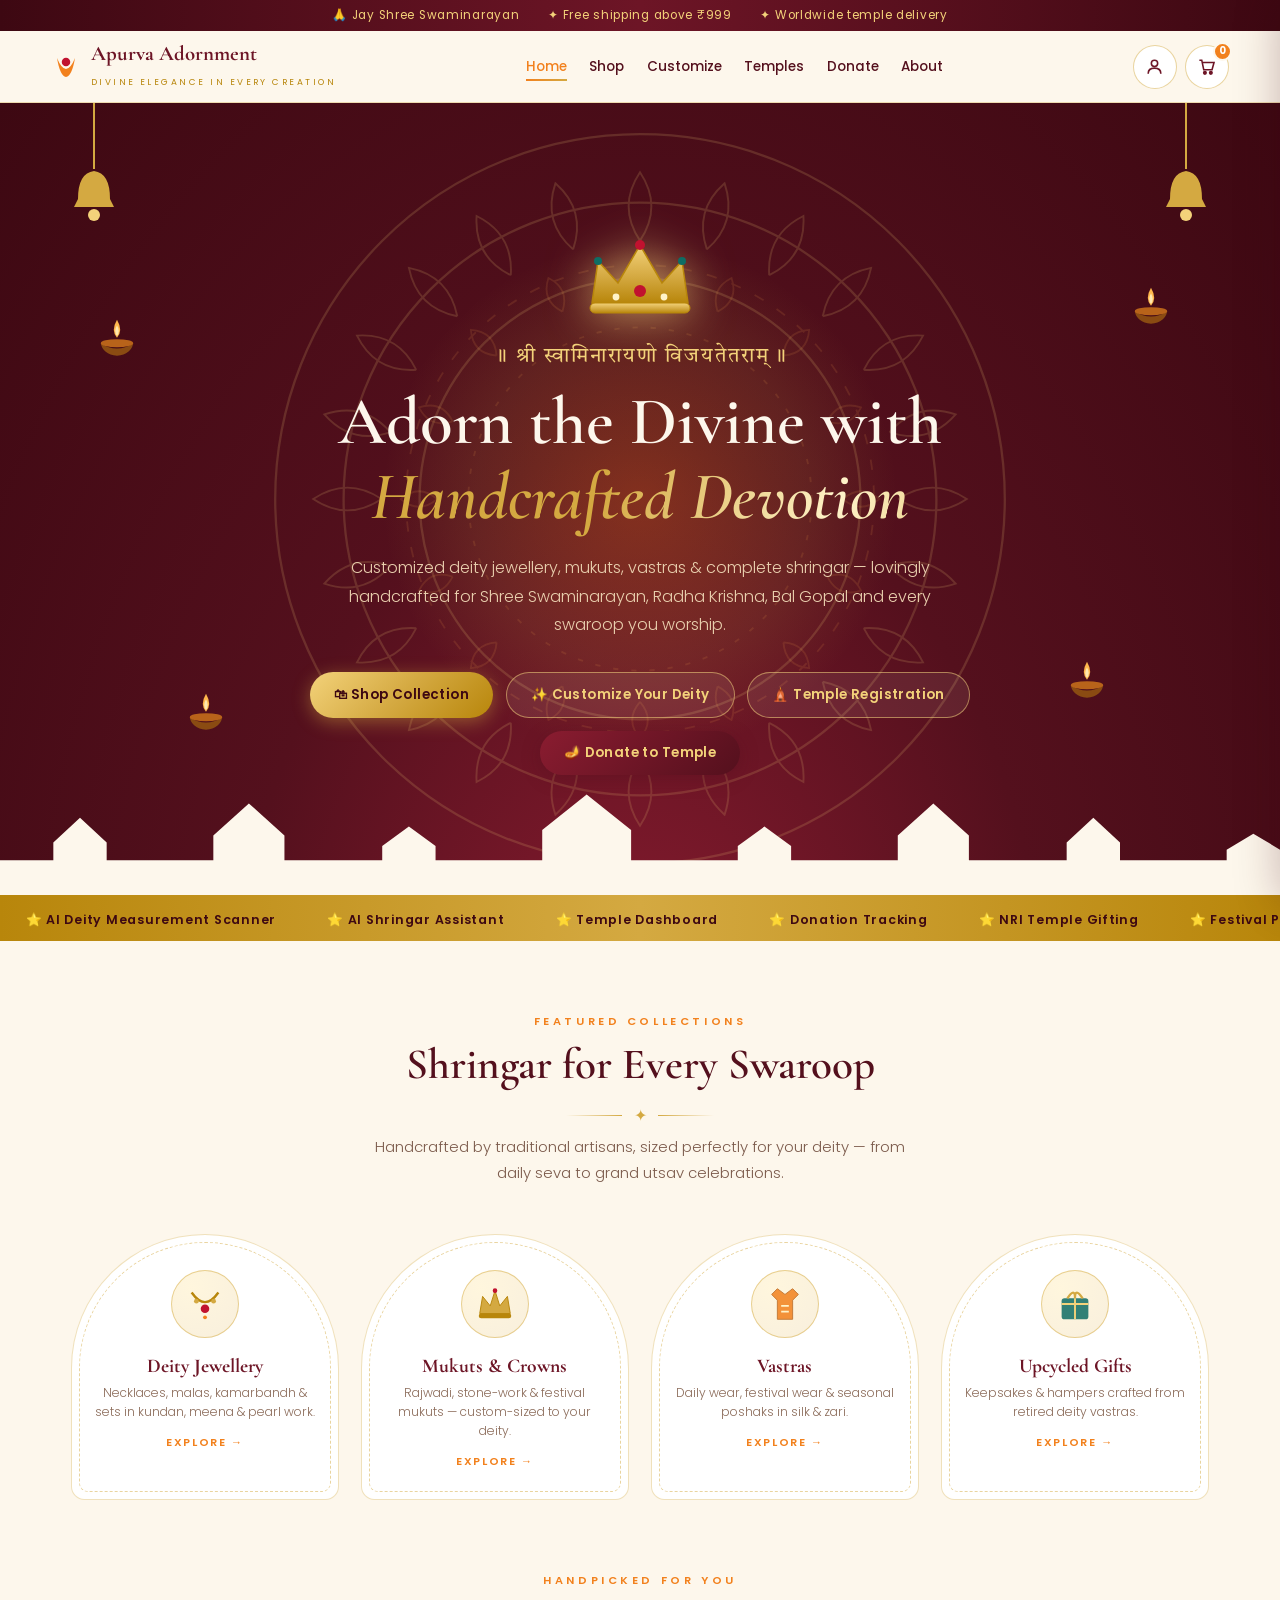
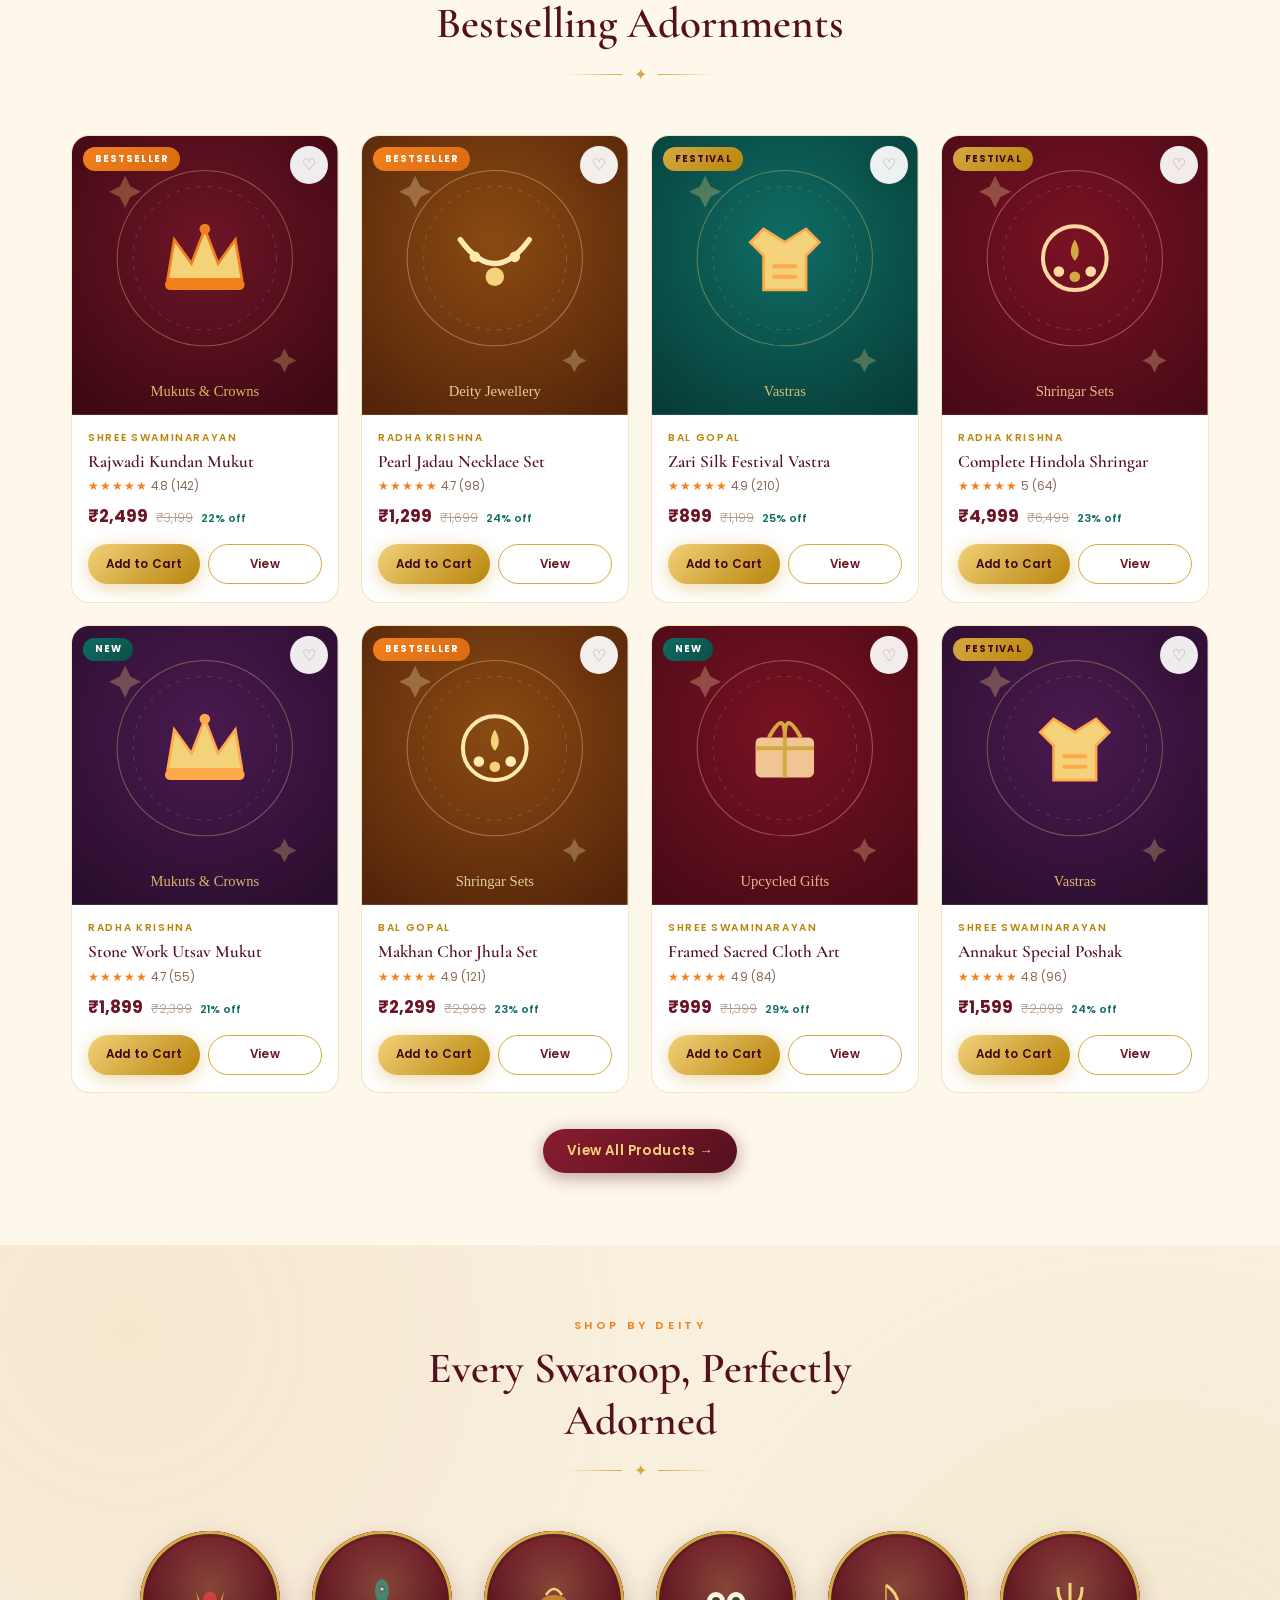
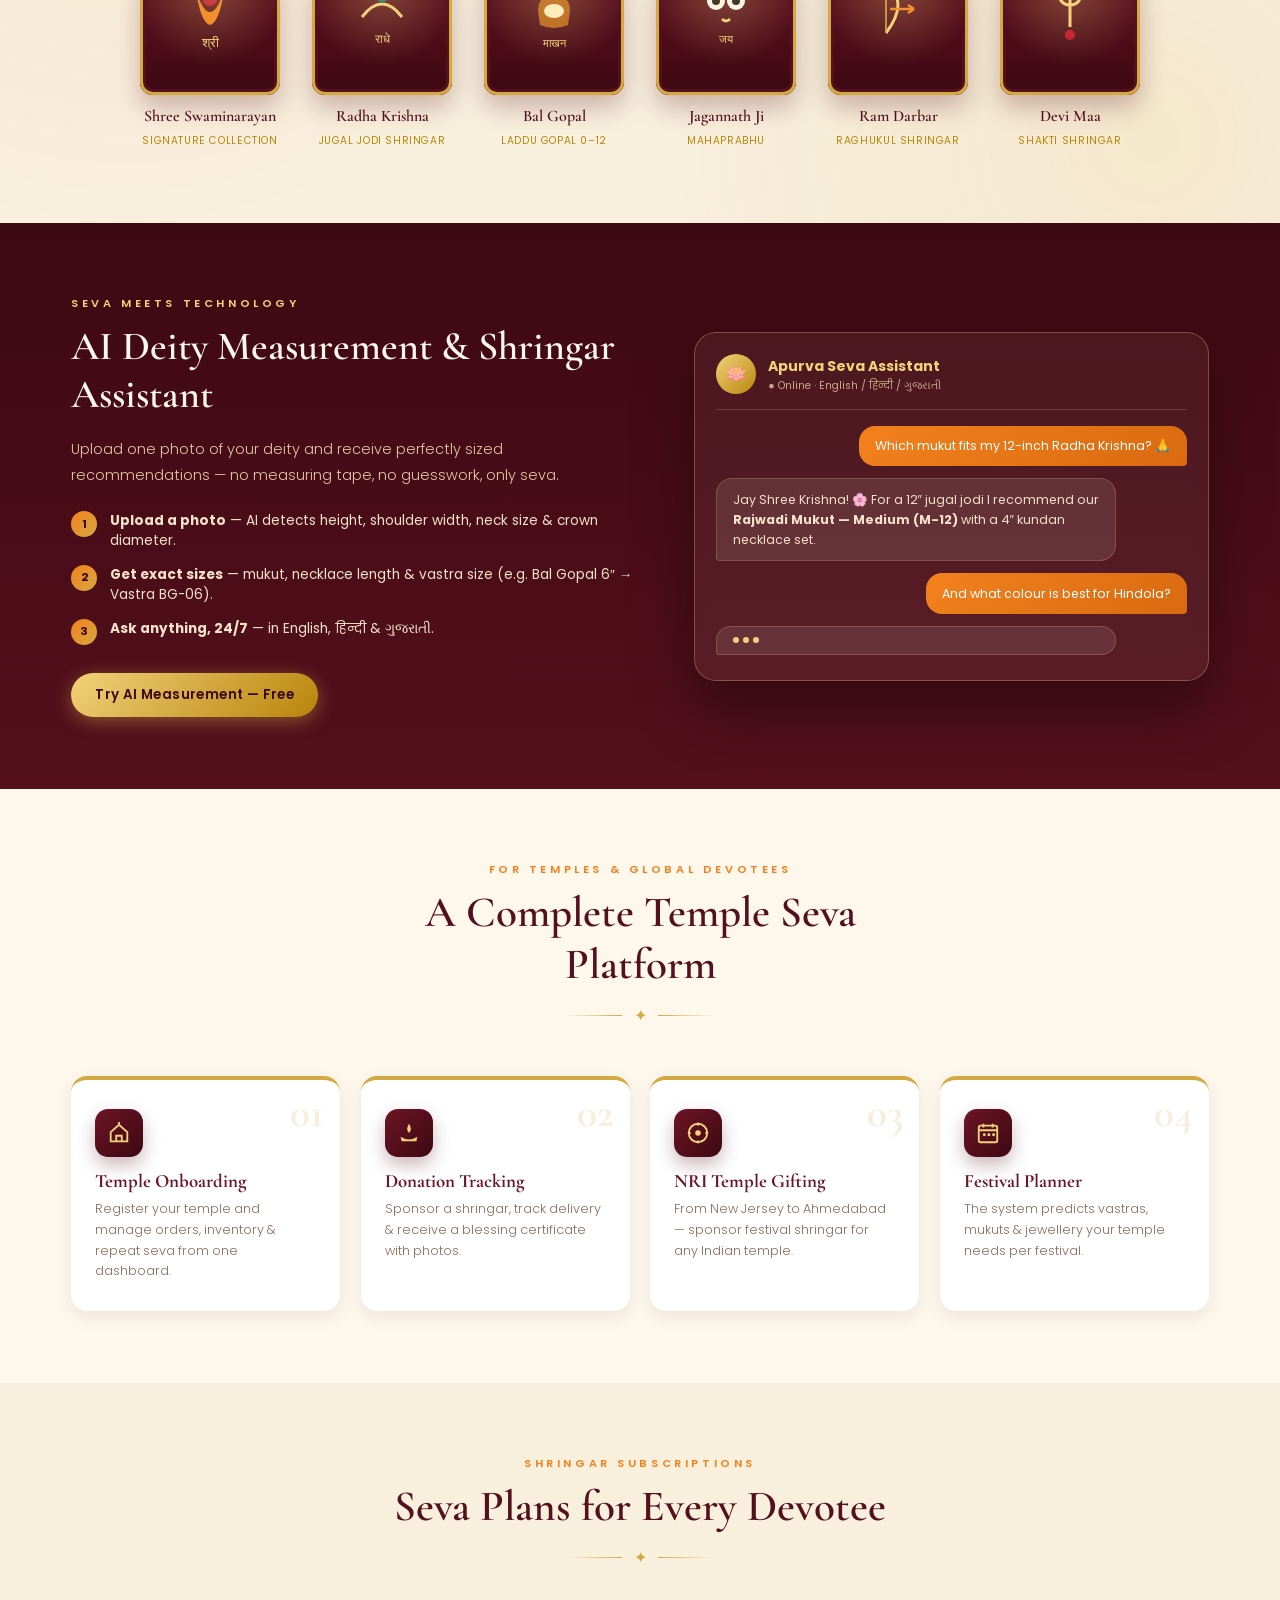
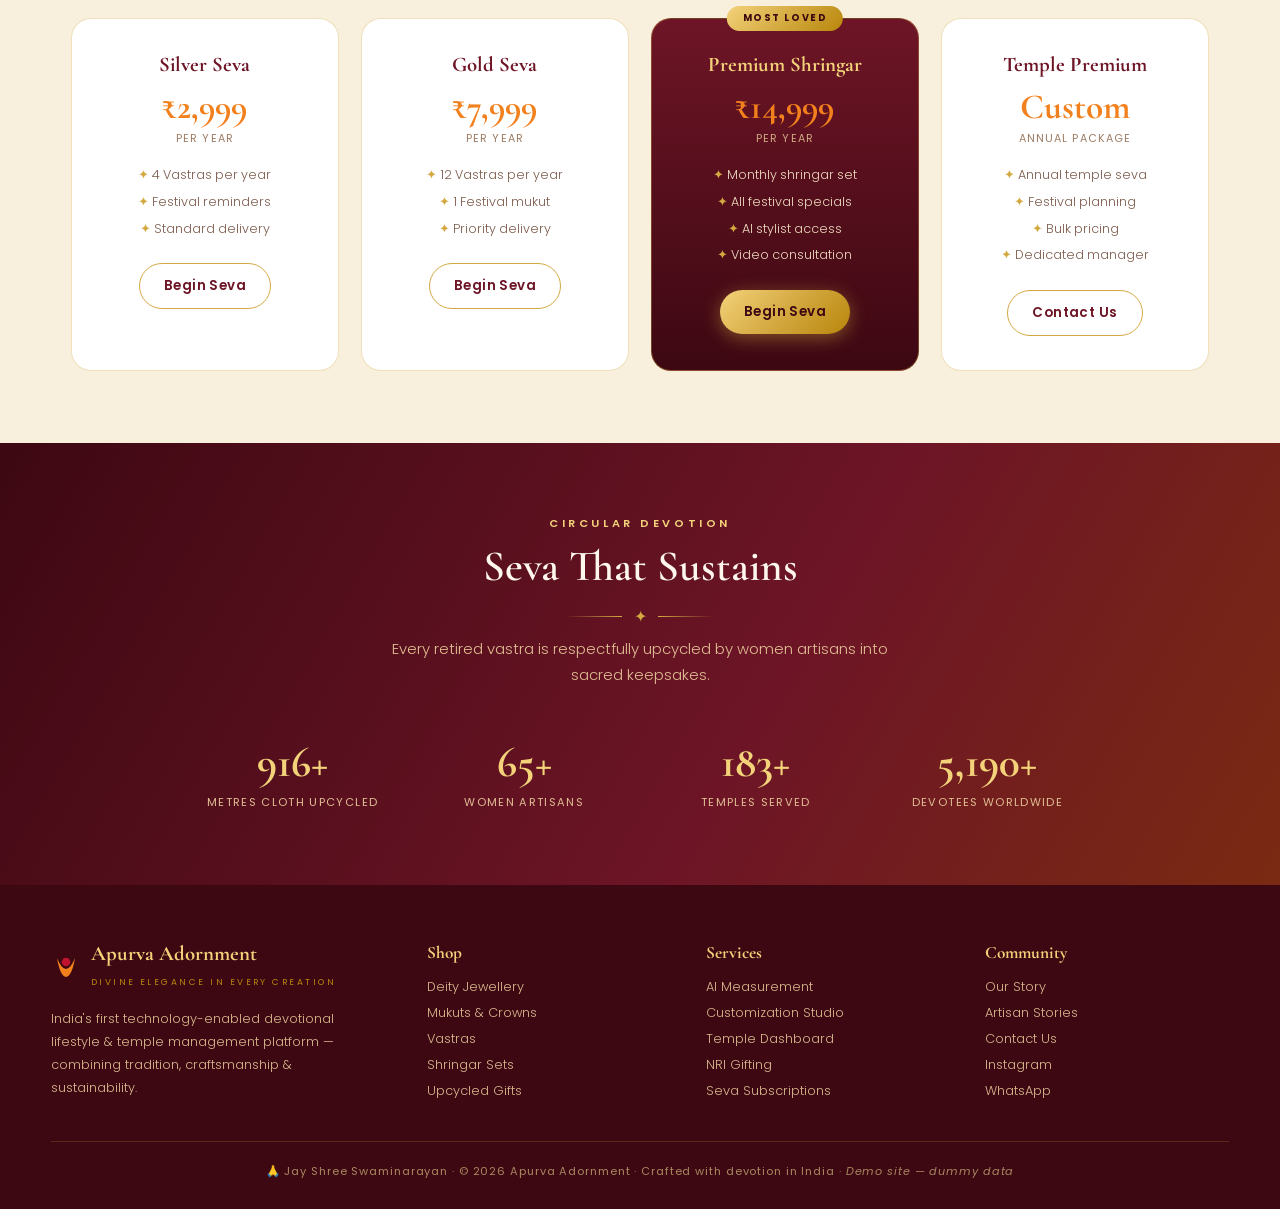
<file: index.html>
<!DOCTYPE html>
<html lang="en">
<head>
<meta charset="UTF-8">
<meta name="viewport" content="width=device-width, initial-scale=1.0">
<title>Apurva Adornment — Divine Elegance in Every Creation</title>
<link rel="preconnect" href="https://fonts.googleapis.com">
<link rel="preconnect" href="https://fonts.gstatic.com" crossorigin>
<link href="https://fonts.googleapis.com/css2?family=Cormorant+Garamond:ital,wght@0,400;0,500;0,600;0,700;1,500&family=Poppins:wght@300;400;500;600;700&family=Tiro+Devanagari+Sanskrit&display=swap" rel="stylesheet">
<link rel="stylesheet" href="css/style.css">
</head>
<body>
<div id="site-header"></div>

<main id="main">
<!-- ======== HERO ======== -->
<header class="hero">
  <svg class="mandala" viewBox="0 0 200 200" fill="none" stroke="#f3d27a" stroke-width=".6">
    <circle cx="100" cy="100" r="96"/><circle cx="100" cy="100" r="78"/><circle cx="100" cy="100" r="58"/>
    <g id="petals" stroke-width=".5"></g>
  </svg>
  <svg class="mandala mandala-2" viewBox="0 0 200 200" fill="none" stroke="#ffa94d" stroke-width=".7">
    <circle cx="100" cy="100" r="90" stroke-dasharray="4 6"/><circle cx="100" cy="100" r="66" stroke-dasharray="2 5"/>
    <g id="petals2"></g>
  </svg>
  <div class="aura"></div>

  <svg class="bell b1" width="60" height="150" viewBox="0 0 60 150">
    <line x1="30" y1="0" x2="30" y2="66" stroke="#d4a941" stroke-width="2"/>
    <path d="M14 96 Q14 70 30 68 Q46 70 46 96 L50 104 L10 104 Z" fill="#d4a941"/><circle cx="30" cy="112" r="6" fill="#f3d27a"/>
  </svg>
  <svg class="bell b2" width="60" height="150" viewBox="0 0 60 150">
    <line x1="30" y1="0" x2="30" y2="66" stroke="#d4a941" stroke-width="2"/>
    <path d="M14 96 Q14 70 30 68 Q46 70 46 96 L50 104 L10 104 Z" fill="#d4a941"/><circle cx="30" cy="112" r="6" fill="#f3d27a"/>
  </svg>

  <svg class="diya d1" viewBox="0 0 60 60"><g class="flame"><path d="M30 12 Q37 24 30 32 Q23 24 30 12Z" fill="#ffb84d"/><path d="M30 18 Q34 25 30 30 Q26 25 30 18Z" fill="#ffe9b0"/></g><path d="M12 38 Q30 50 48 38 Q46 50 30 52 Q14 50 12 38Z" fill="#8a4b12"/><ellipse cx="30" cy="38" rx="18" ry="4.5" fill="#b8631a"/></svg>
  <svg class="diya d2" viewBox="0 0 60 60"><g class="flame"><path d="M30 12 Q37 24 30 32 Q23 24 30 12Z" fill="#ffb84d"/><path d="M30 18 Q34 25 30 30 Q26 25 30 18Z" fill="#ffe9b0"/></g><path d="M12 38 Q30 50 48 38 Q46 50 30 52 Q14 50 12 38Z" fill="#8a4b12"/><ellipse cx="30" cy="38" rx="18" ry="4.5" fill="#b8631a"/></svg>
  <svg class="diya d3" viewBox="0 0 60 60"><g class="flame"><path d="M30 12 Q37 24 30 32 Q23 24 30 12Z" fill="#ffb84d"/><path d="M30 18 Q34 25 30 30 Q26 25 30 18Z" fill="#ffe9b0"/></g><path d="M12 38 Q30 50 48 38 Q46 50 30 52 Q14 50 12 38Z" fill="#8a4b12"/><ellipse cx="30" cy="38" rx="18" ry="4.5" fill="#b8631a"/></svg>
  <svg class="diya d4" viewBox="0 0 60 60"><g class="flame"><path d="M30 12 Q37 24 30 32 Q23 24 30 12Z" fill="#ffb84d"/><path d="M30 18 Q34 25 30 30 Q26 25 30 18Z" fill="#ffe9b0"/></g><path d="M12 38 Q30 50 48 38 Q46 50 30 52 Q14 50 12 38Z" fill="#8a4b12"/><ellipse cx="30" cy="38" rx="18" ry="4.5" fill="#b8631a"/></svg>

  <div class="hero-inner">
    <svg class="hero-crown" viewBox="0 0 120 90">
      <path d="M12 72 L18 30 L38 52 L60 14 L82 52 L102 30 L108 72 Z" fill="url(#gg)" stroke="#b8860b" stroke-width="1.5"/>
      <rect x="10" y="72" width="100" height="10" rx="5" fill="url(#gg)" stroke="#b8860b"/>
      <circle cx="60" cy="14" r="5" fill="#c1122f"/><circle cx="18" cy="30" r="4" fill="#0f6d64"/><circle cx="102" cy="30" r="4" fill="#0f6d64"/>
      <circle cx="60" cy="60" r="6" fill="#c1122f"/><circle cx="36" cy="66" r="3.4" fill="#fff3c9"/><circle cx="84" cy="66" r="3.4" fill="#fff3c9"/>
      <defs><linearGradient id="gg" x1="0" y1="0" x2="0" y2="1"><stop offset="0" stop-color="#f3d27a"/><stop offset=".55" stop-color="#d4a941"/><stop offset="1" stop-color="#b8860b"/></linearGradient></defs>
    </svg>
    <div class="hero-dev">॥ श्री स्वामिनारायणो विजयतेतराम् ॥</div>
    <h1>Adorn the Divine with<br><span class="shimmer">Handcrafted Devotion</span></h1>
    <p class="sub">Customized deity jewellery, mukuts, vastras & complete shringar — lovingly handcrafted for Shree Swaminarayan, Radha Krishna, Bal Gopal and every swaroop you worship.</p>
    <div class="hero-ctas">
      <a class="btn btn-gold" href="shop.html">🛍 Shop Collection</a>
      <a class="btn btn-ghost" href="customize.html">✨ Customize Your Deity</a>
      <a class="btn btn-ghost" href="temples.html">🛕 Temple Registration</a>
      <a class="btn btn-maroon" href="donate.html">🪔 Donate to Temple</a>
    </div>
  </div>

  <svg class="hero-arch" viewBox="0 0 1440 120" preserveAspectRatio="none">
    <path d="M0 120 L0 78 L60 78 L60 58 L90 30 L120 58 L120 78 L240 78 L240 50 L280 14 L320 50 L320 78 L430 78 L430 62 L460 40 L490 62 L490 78 L610 78 L610 44 L660 4 L710 44 L710 78 L830 78 L830 62 L860 40 L890 62 L890 78 L1010 78 L1010 50 L1050 14 L1090 50 L1090 78 L1200 78 L1200 58 L1230 30 L1260 58 L1260 78 L1380 78 L1380 66 L1410 48 L1440 66 L1440 120 Z" fill="#fdf7ec"/>
  </svg>
</header>

<!-- marquee -->
<div class="marquee">
  <div class="marquee-track" id="marq">
    <span>⭐ AI Deity Measurement Scanner</span><span>⭐ AI Shringar Assistant</span><span>⭐ Temple Dashboard</span><span>⭐ Donation Tracking</span><span>⭐ NRI Temple Gifting</span><span>⭐ Festival Planner</span><span>⭐ Shringar Subscriptions</span><span>⭐ Upcycled Sacred Gifts</span>
  </div>
</div>

<!-- ======== CATEGORIES ======== -->
<section>
  <div class="sec-head reveal">
    <div class="sec-kicker">Featured Collections</div>
    <h2>Shringar for Every Swaroop</h2>
    <div class="divider">✦</div>
    <p>Handcrafted by traditional artisans, sized perfectly for your deity — from daily seva to grand utsav celebrations.</p>
  </div>
  <div class="container">
    <div class="cat-grid">
      <a class="cat-card reveal" href="shop.html?cat=jewellery">
        <div class="cat-icon"><svg width="42" height="42" viewBox="0 0 44 44"><path d="M8 10 Q22 30 36 10" fill="none" stroke="#b8860b" stroke-width="2.5"/><circle cx="22" cy="27" r="4.5" fill="#c1122f"/><circle cx="13" cy="19" r="2.5" fill="#d4a941"/><circle cx="31" cy="19" r="2.5" fill="#d4a941"/><circle cx="22" cy="36" r="2" fill="#f2811d"/></svg></div>
        <h3>Deity Jewellery</h3>
        <p>Necklaces, malas, kamarbandh & sets in kundan, meena & pearl work.</p>
        <span class="link">Explore →</span>
      </a>
      <a class="cat-card reveal" href="shop.html?cat=mukut">
        <div class="cat-icon"><svg width="42" height="42" viewBox="0 0 44 44"><path d="M6 32 L9 14 L17 24 L22 8 L27 24 L35 14 L38 32 Z" fill="#d4a941" stroke="#b8860b"/><rect x="5" y="32" width="34" height="5" rx="2.5" fill="#b8860b"/><circle cx="22" cy="8" r="2.4" fill="#c1122f"/></svg></div>
        <h3>Mukuts &amp; Crowns</h3>
        <p>Rajwadi, stone-work & festival mukuts — custom-sized to your deity.</p>
        <span class="link">Explore →</span>
      </a>
      <a class="cat-card reveal" href="shop.html?cat=vastra">
        <div class="cat-icon"><svg width="42" height="42" viewBox="0 0 44 44"><path d="M14 6 L22 12 L30 6 L36 12 L30 18 L30 38 L14 38 L14 18 L8 12 Z" fill="#f2811d" opacity=".85" stroke="#b8631a"/><path d="M18 24 H26 M18 30 H26" stroke="#fff3c9" stroke-width="2"/></svg></div>
        <h3>Vastras</h3>
        <p>Daily wear, festival wear & seasonal poshaks in silk & zari.</p>
        <span class="link">Explore →</span>
      </a>
      <a class="cat-card reveal" href="shop.html?cat=upcycled">
        <div class="cat-icon"><svg width="42" height="42" viewBox="0 0 44 44"><rect x="8" y="16" width="28" height="22" rx="3" fill="#0f6d64" opacity=".85"/><path d="M8 22 H36" stroke="#f3d27a" stroke-width="2"/><path d="M22 16 V38" stroke="#f3d27a" stroke-width="2"/><path d="M14 16 Q22 4 22 16 Q22 4 30 16" fill="none" stroke="#d4a941" stroke-width="2.4"/></svg></div>
        <h3>Upcycled Gifts</h3>
        <p>Keepsakes & hampers crafted from retired deity vastras.</p>
        <span class="link">Explore →</span>
      </a>
    </div>
  </div>
</section>

<!-- ======== FEATURED PRODUCTS ======== -->
<section style="padding-top:0">
  <div class="sec-head reveal">
    <div class="sec-kicker">Handpicked For You</div>
    <h2>Bestselling Adornments</h2>
    <div class="divider">✦</div>
  </div>
  <div class="container">
    <div class="prod-grid" id="featured"></div>
    <div style="text-align:center;margin-top:2.2rem"><a class="btn btn-maroon" href="shop.html">View All Products →</a></div>
  </div>
</section>

<!-- ======== SHOP BY DEITY ======== -->
<section class="deity-sec" id="deities">
  <div class="sec-head reveal">
    <div class="sec-kicker">Shop by Deity</div>
    <h2>Every Swaroop, Perfectly Adorned</h2>
    <div class="divider">✦</div>
  </div>
  <div class="container">
    <div class="deity-row">
      <a class="deity reveal" href="shop.html?deity=Shree Swaminarayan">
        <div class="frame"><svg width="64" height="84" viewBox="0 0 64 84"><path d="M18 20 Q32 62 46 20 Q41 52 32 54 Q23 52 18 20Z" fill="#f2811d"/><circle cx="32" cy="28" r="7" fill="#c1122f"/><text x="32" y="76" text-anchor="middle" font-size="13" fill="#f3d27a" font-family="serif">श्री</text></svg></div>
        <h4>Shree Swaminarayan</h4><small>Signature Collection</small>
      </a>
      <a class="deity reveal" href="shop.html?deity=Radha Krishna">
        <div class="frame"><svg width="64" height="84" viewBox="0 0 64 84"><path d="M12 46 Q32 20 52 46" fill="none" stroke="#f3d27a" stroke-width="3"/><ellipse cx="32" cy="20" rx="7" ry="12" fill="#0f6d64"/><circle cx="32" cy="18" r="3.4" fill="#1d3f8f"/><circle cx="32" cy="18" r="1.6" fill="#f3d27a"/><text x="32" y="72" text-anchor="middle" font-size="12" fill="#f3d27a" font-family="serif">राधे</text></svg></div>
        <h4>Radha Krishna</h4><small>Jugal Jodi Shringar</small>
      </a>
      <a class="deity reveal" href="shop.html?deity=Bal Gopal">
        <div class="frame"><svg width="64" height="84" viewBox="0 0 64 84"><path d="M16 40 Q16 24 32 24 Q48 24 48 40 L46 54 Q32 60 18 54 Z" fill="#b8631a"/><ellipse cx="32" cy="40" rx="10" ry="7" fill="#fff3c9"/><path d="M24 24 Q32 12 40 24" fill="none" stroke="#f3d27a" stroke-width="2.5"/><text x="32" y="76" text-anchor="middle" font-size="11" fill="#f3d27a" font-family="serif">माखन</text></svg></div>
        <h4>Bal Gopal</h4><small>Laddu Gopal 0–12</small>
      </a>
      <a class="deity reveal" href="shop.html?deity=Jagannath Ji">
        <div class="frame"><svg width="64" height="84" viewBox="0 0 64 84"><circle cx="22" cy="30" r="9" fill="#fff"/><circle cx="42" cy="30" r="9" fill="#fff"/><circle cx="22" cy="30" r="4" fill="#111"/><circle cx="42" cy="30" r="4" fill="#111"/><path d="M28 48 Q32 52 36 48" stroke="#f3d27a" stroke-width="2.6" fill="none"/><text x="32" y="72" text-anchor="middle" font-size="11" fill="#f3d27a" font-family="serif">जय</text></svg></div>
        <h4>Jagannath Ji</h4><small>Mahaprabhu</small>
      </a>
      <a class="deity reveal" href="shop.html?deity=Ram Darbar">
        <div class="frame"><svg width="64" height="84" viewBox="0 0 64 84"><path d="M20 14 Q44 30 20 62" fill="none" stroke="#f3d27a" stroke-width="3"/><line x1="20" y1="14" x2="20" y2="62" stroke="#d4a941" stroke-width="1.6"/><line x1="24" y1="38" x2="48" y2="38" stroke="#f2811d" stroke-width="2.6"/><path d="M48 38 L42 34 M48 38 L42 42" stroke="#f2811d" stroke-width="2.6"/></svg></div>
        <h4>Ram Darbar</h4><small>Raghukul Shringar</small>
      </a>
      <a class="deity reveal" href="shop.html?deity=Devi Maa">
        <div class="frame"><svg width="64" height="84" viewBox="0 0 64 84"><path d="M32 12 L32 56 M20 16 Q20 34 32 34 M44 16 Q44 34 32 34" fill="none" stroke="#f3d27a" stroke-width="3"/><circle cx="32" cy="64" r="5" fill="#c1122f"/></svg></div>
        <h4>Devi Maa</h4><small>Shakti Shringar</small>
      </a>
    </div>
  </div>
</section>

<!-- ======== AI ======== -->
<section class="ai-sec">
  <div class="container ai-wrap">
    <div class="reveal">
      <div class="sec-kicker">Seva Meets Technology</div>
      <h2>AI Deity Measurement &amp; Shringar Assistant</h2>
      <p>Upload one photo of your deity and receive perfectly sized recommendations — no measuring tape, no guesswork, only seva.</p>
      <ul class="ai-feats">
        <li><span class="dot">1</span><span><b>Upload a photo</b> — AI detects height, shoulder width, neck size & crown diameter.</span></li>
        <li><span class="dot">2</span><span><b>Get exact sizes</b> — mukut, necklace length & vastra size (e.g. Bal Gopal 6″ → Vastra BG-06).</span></li>
        <li><span class="dot">3</span><span><b>Ask anything, 24/7</b> — in English, हिन्दी & ગુજરાતી.</span></li>
      </ul>
      <a class="btn btn-gold" href="customize.html">Try AI Measurement — Free</a>
    </div>
    <div class="chat-card reveal">
      <div class="chat-head">
        <div class="chat-avatar">🪷</div>
        <div><b>Apurva Seva Assistant</b><small>● Online · English / हिन्दी / ગુજરાતી</small></div>
      </div>
      <div class="chat-body">
        <div class="bubble user">Which mukut fits my 12-inch Radha Krishna? 🙏</div>
        <div class="bubble bot">Jay Shree Krishna! 🌸 For a 12″ jugal jodi I recommend our <b>Rajwadi Mukut — Medium (M-12)</b> with a 4″ kundan necklace set.</div>
        <div class="bubble user">And what colour is best for Hindola?</div>
        <div class="bubble bot typing"><i></i><i></i><i></i></div>
      </div>
    </div>
  </div>
</section>

<!-- ======== TEMPLE SERVICES ======== -->
<section>
  <div class="sec-head reveal">
    <div class="sec-kicker">For Temples &amp; Global Devotees</div>
    <h2>A Complete Temple Seva Platform</h2>
    <div class="divider">✦</div>
  </div>
  <div class="container">
    <div class="seva-grid">
      <a class="seva-card reveal" href="temples.html"><span class="num">01</span>
        <div class="seva-ic"><svg width="24" height="24" viewBox="0 0 26 26"><path d="M4 22 V12 L13 4 L22 12 V22 Z" fill="none" stroke="#f3d27a" stroke-width="2"/><path d="M13 4 V1 M10 22 V16 H16 V22" stroke="#f3d27a" stroke-width="2" fill="none"/></svg></div>
        <h3>Temple Onboarding</h3><p>Register your temple and manage orders, inventory & repeat seva from one dashboard.</p></a>
      <a class="seva-card reveal" href="donate.html"><span class="num">02</span>
        <div class="seva-ic"><svg width="24" height="24" viewBox="0 0 26 26"><path d="M13 3 Q17 9 13 13 Q9 9 13 3Z" fill="#f3d27a"/><path d="M4 17 Q13 23 22 17 L21 22 H5 Z" fill="#f3d27a"/></svg></div>
        <h3>Donation Tracking</h3><p>Sponsor a shringar, track delivery & receive a blessing certificate with photos.</p></a>
      <a class="seva-card reveal" href="donate.html#nri"><span class="num">03</span>
        <div class="seva-ic"><svg width="24" height="24" viewBox="0 0 26 26"><circle cx="13" cy="13" r="10" fill="none" stroke="#f3d27a" stroke-width="2"/><path d="M13 2 V5 M13 21 V24 M2 13 H5 M21 13 H24" stroke="#f3d27a" stroke-width="2"/><circle cx="13" cy="13" r="3" fill="#f3d27a"/></svg></div>
        <h3>NRI Temple Gifting</h3><p>From New Jersey to Ahmedabad — sponsor festival shringar for any Indian temple.</p></a>
      <a class="seva-card reveal" href="temples.html#planner"><span class="num">04</span>
        <div class="seva-ic"><svg width="24" height="24" viewBox="0 0 26 26"><rect x="3" y="5" width="20" height="18" rx="2" fill="none" stroke="#f3d27a" stroke-width="2"/><path d="M3 10 H23 M8 3 V7 M18 3 V7" stroke="#f3d27a" stroke-width="2"/><circle cx="9" cy="15" r="1.6" fill="#f3d27a"/><circle cx="14" cy="15" r="1.6" fill="#f3d27a"/><circle cx="19" cy="15" r="1.6" fill="#f3d27a"/></svg></div>
        <h3>Festival Planner</h3><p>The system predicts vastras, mukuts & jewellery your temple needs per festival.</p></a>
    </div>
  </div>
</section>

<!-- ======== PLANS ======== -->
<section class="plans-bg">
  <div class="sec-head reveal">
    <div class="sec-kicker">Shringar Subscriptions</div>
    <h2>Seva Plans for Every Devotee</h2>
    <div class="divider">✦</div>
  </div>
  <div class="container">
    <div class="plan-grid">
      <div class="plan reveal"><h3>Silver Seva</h3><div class="price">₹2,999</div><div class="per">per year</div>
        <ul><li>4 Vastras per year</li><li>Festival reminders</li><li>Standard delivery</li></ul>
        <a class="btn btn-outline" href="account.html">Begin Seva</a></div>
      <div class="plan reveal"><h3>Gold Seva</h3><div class="price">₹7,999</div><div class="per">per year</div>
        <ul><li>12 Vastras per year</li><li>1 Festival mukut</li><li>Priority delivery</li></ul>
        <a class="btn btn-outline" href="account.html">Begin Seva</a></div>
      <div class="plan featured reveal"><span class="badge">Most Loved</span><h3>Premium Shringar</h3><div class="price">₹14,999</div><div class="per">per year</div>
        <ul><li>Monthly shringar set</li><li>All festival specials</li><li>AI stylist access</li><li>Video consultation</li></ul>
        <a class="btn btn-gold" href="account.html">Begin Seva</a></div>
      <div class="plan reveal"><h3>Temple Premium</h3><div class="price">Custom</div><div class="per">annual package</div>
        <ul><li>Annual temple seva</li><li>Festival planning</li><li>Bulk pricing</li><li>Dedicated manager</li></ul>
        <a class="btn btn-outline" href="temples.html">Contact Us</a></div>
    </div>
  </div>
</section>

<!-- ======== IMPACT ======== -->
<section class="impact">
  <div class="sec-head reveal">
    <div class="sec-kicker">Circular Devotion</div>
    <h2>Seva That Sustains</h2>
    <div class="divider">✦</div>
    <p style="color:#e0bd93">Every retired vastra is respectfully upcycled by women artisans into sacred keepsakes.</p>
  </div>
  <div class="impact-grid">
    <div class="stat reveal"><b data-count="1200">0</b><span>Metres Cloth Upcycled</span></div>
    <div class="stat reveal"><b data-count="85">0</b><span>Women Artisans</span></div>
    <div class="stat reveal"><b data-count="240">0</b><span>Temples Served</span></div>
    <div class="stat reveal"><b data-count="6800">0</b><span>Devotees Worldwide</span></div>
  </div>
</section>
</main>

<div id="site-footer"></div>
<script src="js/data.js"></script>
<script src="js/main.js"></script>
<script>
function pageInit(){
  /* featured products: bestsellers + festival */
  const featured = PRODUCTS.filter(p=>p.badge).slice(0,8);
  document.getElementById("featured").innerHTML = featured.map(cardHTML).join("");

  /* mandala petals */
  function petals(id,n,r1,r2){
    const g=document.getElementById(id); if(!g) return; let s="";
    for(let i=0;i<n;i++){
      const a=(i/n)*Math.PI*2, cx=100+Math.cos(a)*r1, cy=100+Math.sin(a)*r1, deg=a*180/Math.PI+90;
      s+=`<path d="M${cx} ${cy} q6 ${-r2} 0 ${-r2*2} q-6 ${r2} 0 ${r2*2}" transform="rotate(${deg} ${cx} ${cy})"/>`;
    }
    g.innerHTML=s;
  }
  petals("petals",24,68,9); petals("petals2",16,78,7);

  /* marquee loop */
  const marq=document.getElementById("marq"); marq.innerHTML+=marq.innerHTML;

  /* falling petals */
  const hero=document.querySelector(".hero");
  for(let i=0;i<12;i++){
    const p=document.createElementNS("http://www.w3.org/2000/svg","svg");
    p.setAttribute("class","petal"); p.setAttribute("viewBox","0 0 20 20");
    const size=10+Math.random()*12; p.setAttribute("width",size); p.setAttribute("height",size);
    p.innerHTML=`<path d="M10 1 Q16 8 10 19 Q4 8 10 1Z" fill="${Math.random()>.5?'#f2811d':'#f3d27a'}" opacity=".75"/>`;
    p.style.left=Math.random()*100+"%";
    p.style.animationDuration=9+Math.random()*10+"s";
    p.style.animationDelay=-(Math.random()*14)+"s";
    hero.appendChild(p);
  }

  /* count-up stats */
  const io2=new IntersectionObserver(es=>{
    es.forEach(e=>{
      if(!e.isIntersecting) return;
      const el=e.target, target=+el.dataset.count, t0=performance.now();
      (function tick(t){
        const k=Math.min((t-t0)/1800,1);
        el.textContent=Math.round(target*(1-Math.pow(1-k,3))).toLocaleString()+"+";
        if(k<1) requestAnimationFrame(tick);
      })(t0);
      io2.unobserve(el);
    });
  },{threshold:.6});
  document.querySelectorAll(".stat b").forEach(el=>io2.observe(el));
}
</script>
</body>
</html>
</file>
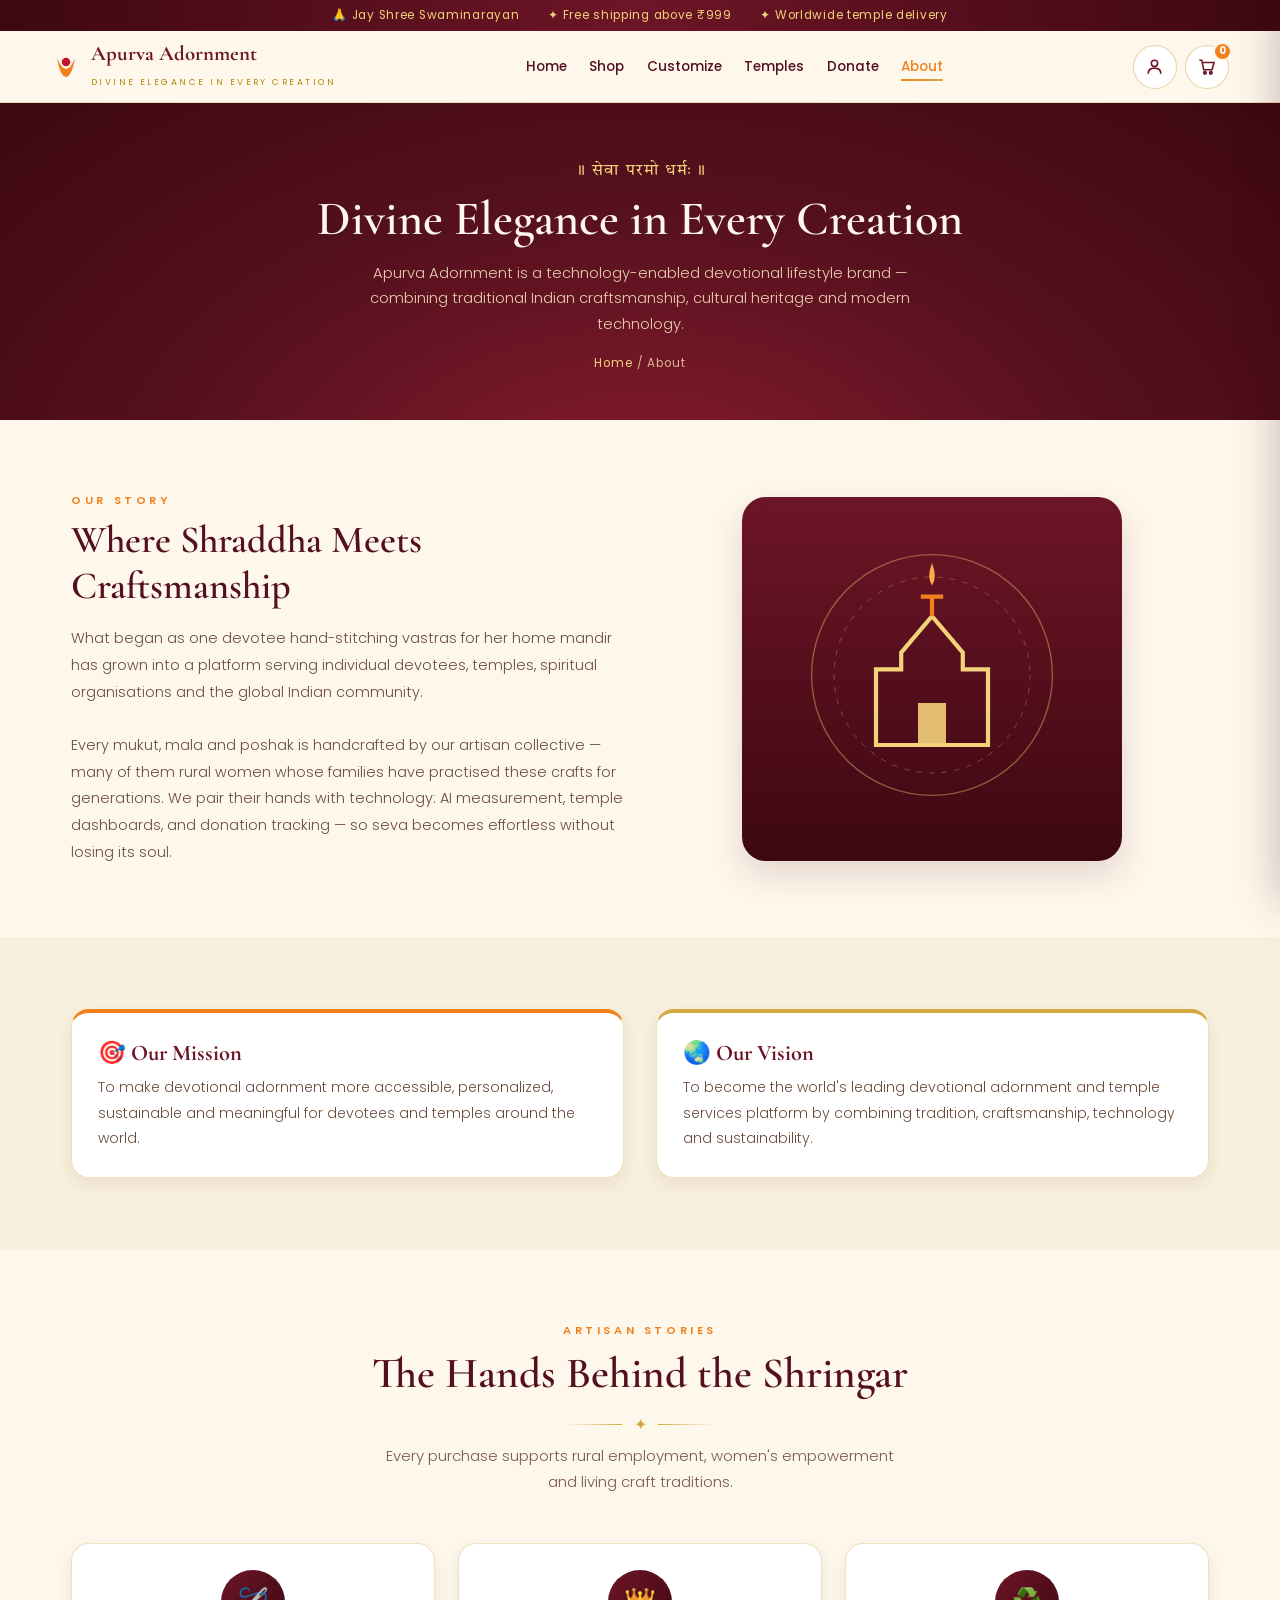
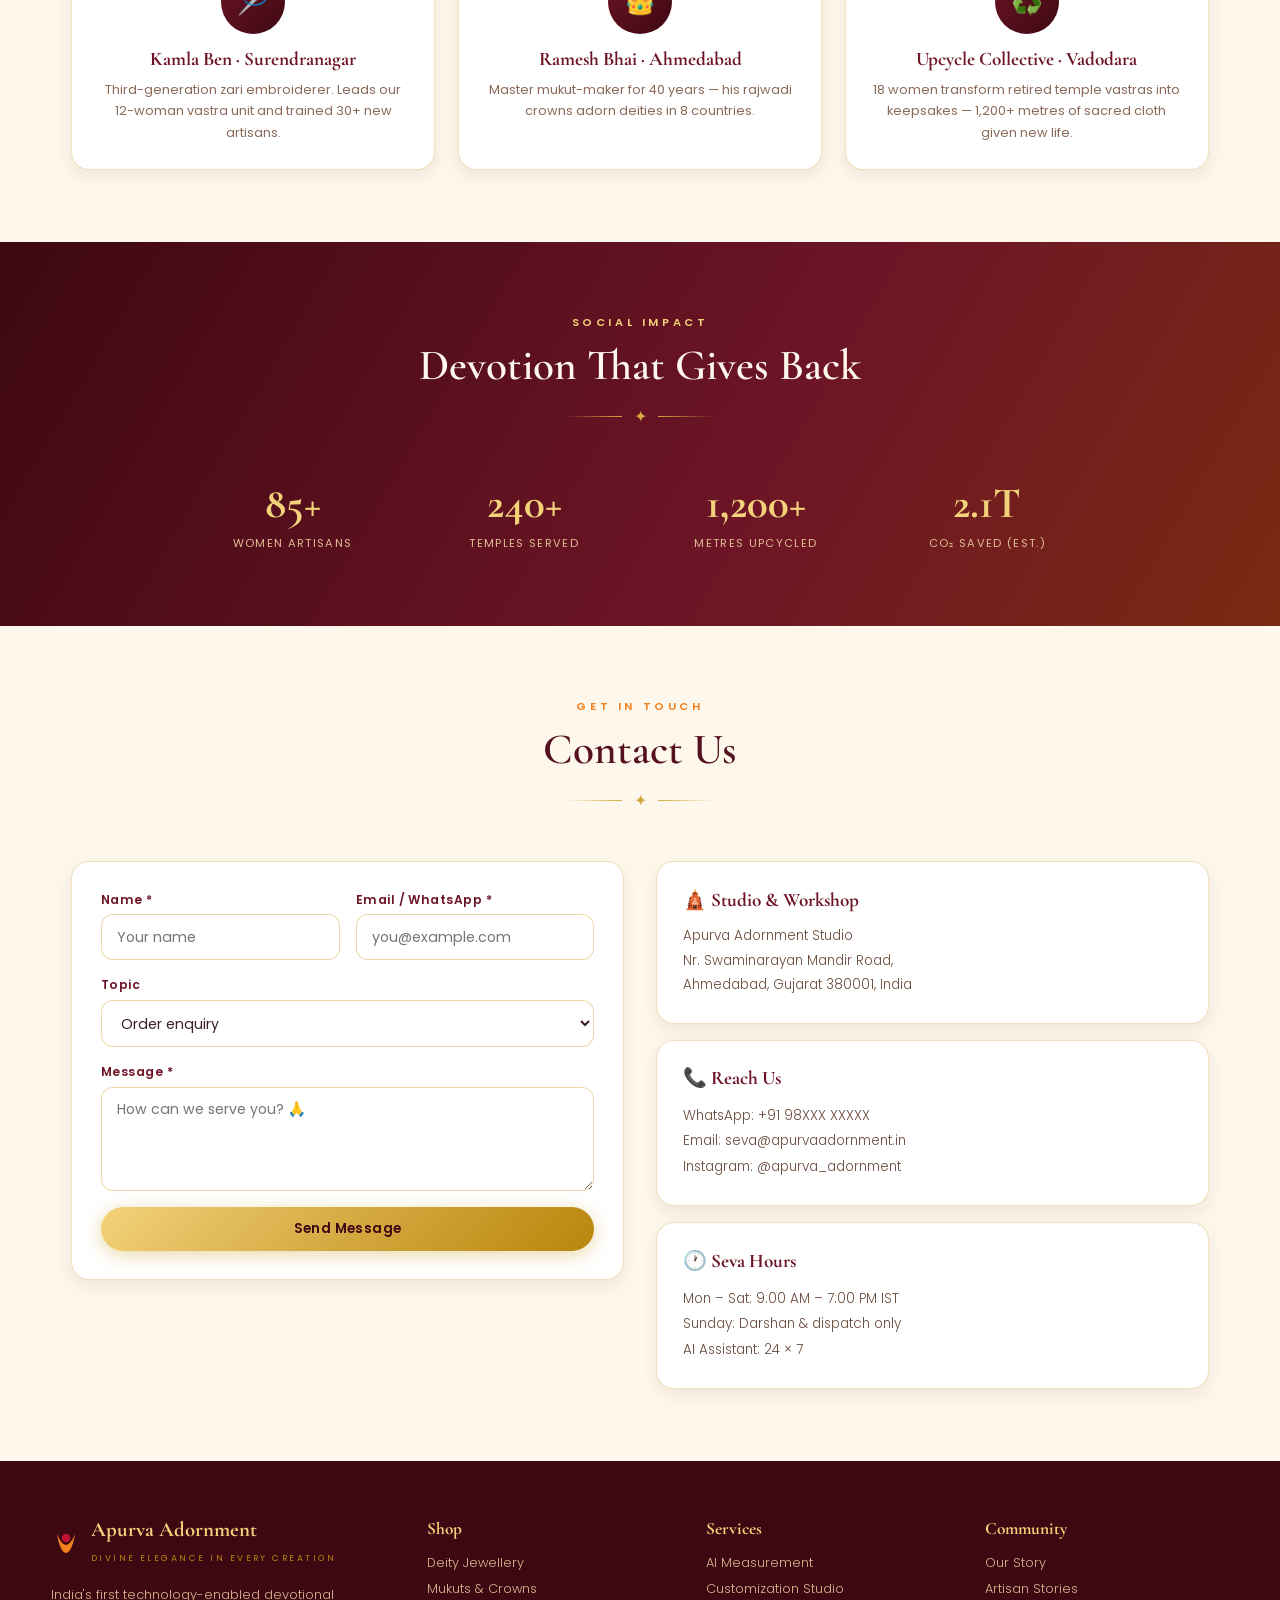
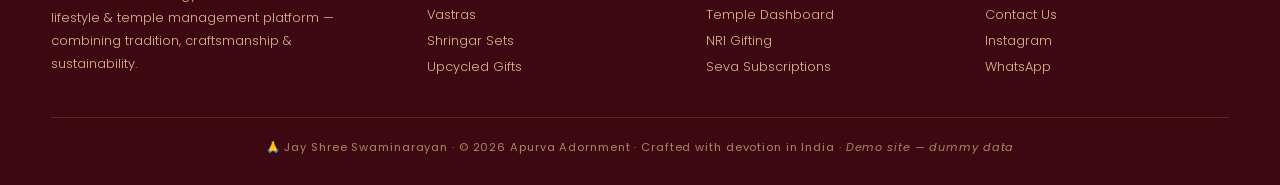
<file: about.html>
<!DOCTYPE html>
<html lang="en">
<head>
<meta charset="UTF-8">
<meta name="viewport" content="width=device-width, initial-scale=1.0">
<title>About Us — Apurva Adornment</title>
<link rel="preconnect" href="https://fonts.googleapis.com">
<link rel="preconnect" href="https://fonts.gstatic.com" crossorigin>
<link href="https://fonts.googleapis.com/css2?family=Cormorant+Garamond:ital,wght@0,400;0,500;0,600;0,700;1,500&family=Poppins:wght@300;400;500;600;700&family=Tiro+Devanagari+Sanskrit&display=swap" rel="stylesheet">
<link rel="stylesheet" href="css/style.css">
</head>
<body>
<div id="site-header"></div>

<main id="main">
<div class="page-hero">
  <div class="hero-dev">॥ सेवा परमो धर्मः ॥</div>
  <h1>Divine Elegance in Every Creation</h1>
  <p>Apurva Adornment is a technology-enabled devotional lifestyle brand — combining traditional Indian craftsmanship, cultural heritage and modern technology.</p>
  <div class="crumbs"><a href="index.html">Home</a> / About</div>
</div>

<!-- story -->
<section>
  <div class="container grid-2" style="align-items:center">
    <div class="reveal">
      <div class="sec-kicker">Our Story</div>
      <h2 style="font-size:clamp(1.7rem,3.4vw,2.4rem);color:var(--maroon-900);margin:.5rem 0 1rem;font-weight:600">Where Shraddha Meets Craftsmanship</h2>
      <p style="font-size:.9rem;color:#6b4c3d;line-height:1.85;font-weight:300">
        What began as one devotee hand-stitching vastras for her home mandir has grown into a platform serving
        individual devotees, temples, spiritual organisations and the global Indian community.<br><br>
        Every mukut, mala and poshak is handcrafted by our artisan collective — many of them rural women whose
        families have practised these crafts for generations. We pair their hands with technology: AI measurement,
        temple dashboards, and donation tracking — so seva becomes effortless without losing its soul.
      </p>
    </div>
    <div class="reveal" style="text-align:center">
      <div class="preview-stage" style="max-width:380px;margin:0 auto">
        <svg viewBox="0 0 200 200" style="max-width:280px">
          <circle cx="100" cy="100" r="86" fill="none" stroke="#f3d27a" stroke-width="1" opacity=".4"/>
          <circle cx="100" cy="100" r="70" fill="none" stroke="#f3d27a" stroke-width=".7" opacity=".3" stroke-dasharray="4 5"/>
          <path d="M60 150 V96 L78 96 L78 84 L100 58 L122 84 L122 96 L140 96 V150 Z" fill="none" stroke="#f3d27a" stroke-width="3"/>
          <path d="M100 58 V44 M92 44 H108" stroke="#f2811d" stroke-width="3"/>
          <rect x="90" y="120" width="20" height="30" fill="#f3d27a" opacity=".9"/>
          <path d="M100 20 Q104 30 100 36 Q96 30 100 20Z" fill="#ffa94d"/>
        </svg>
      </div>
    </div>
  </div>
</section>

<!-- mission / vision -->
<section class="plans-bg">
  <div class="container grid-2">
    <div class="card reveal" style="border-top:4px solid var(--saffron)">
      <h3 style="color:var(--maroon-800);font-size:1.4rem;margin-bottom:.6rem">🎯 Our Mission</h3>
      <p style="font-size:.88rem;color:#6b4c3d;line-height:1.8;font-weight:300">To make devotional adornment more accessible, personalized, sustainable and meaningful for devotees and temples around the world.</p>
    </div>
    <div class="card reveal" style="border-top:4px solid var(--gold)">
      <h3 style="color:var(--maroon-800);font-size:1.4rem;margin-bottom:.6rem">🌏 Our Vision</h3>
      <p style="font-size:.88rem;color:#6b4c3d;line-height:1.8;font-weight:300">To become the world's leading devotional adornment and temple services platform by combining tradition, craftsmanship, technology and sustainability.</p>
    </div>
  </div>
</section>

<!-- artisans -->
<section id="artisans">
  <div class="sec-head reveal">
    <div class="sec-kicker">Artisan Stories</div>
    <h2>The Hands Behind the Shringar</h2>
    <div class="divider">✦</div>
    <p>Every purchase supports rural employment, women's empowerment and living craft traditions.</p>
  </div>
  <div class="container">
    <div class="grid-3">
      <div class="card reveal" style="text-align:center">
        <div class="dc-ic" style="margin:0 auto .8rem;width:64px;height:64px;border-radius:50%;background:linear-gradient(135deg,var(--maroon-800),var(--maroon-950));display:grid;place-items:center;font-size:1.6rem">🪡</div>
        <h3 style="color:var(--maroon-800);font-size:1.2rem">Kamla Ben · Surendranagar</h3>
        <p style="font-size:.8rem;color:var(--muted);line-height:1.7;margin-top:.5rem">Third-generation zari embroiderer. Leads our 12-woman vastra unit and trained 30+ new artisans.</p>
      </div>
      <div class="card reveal" style="text-align:center">
        <div class="dc-ic" style="margin:0 auto .8rem;width:64px;height:64px;border-radius:50%;background:linear-gradient(135deg,var(--maroon-800),var(--maroon-950));display:grid;place-items:center;font-size:1.6rem">👑</div>
        <h3 style="color:var(--maroon-800);font-size:1.2rem">Ramesh Bhai · Ahmedabad</h3>
        <p style="font-size:.8rem;color:var(--muted);line-height:1.7;margin-top:.5rem">Master mukut-maker for 40 years — his rajwadi crowns adorn deities in 8 countries.</p>
      </div>
      <div class="card reveal" style="text-align:center">
        <div class="dc-ic" style="margin:0 auto .8rem;width:64px;height:64px;border-radius:50%;background:linear-gradient(135deg,var(--maroon-800),var(--maroon-950));display:grid;place-items:center;font-size:1.6rem">♻️</div>
        <h3 style="color:var(--maroon-800);font-size:1.2rem">Upcycle Collective · Vadodara</h3>
        <p style="font-size:.8rem;color:var(--muted);line-height:1.7;margin-top:.5rem">18 women transform retired temple vastras into keepsakes — 1,200+ metres of sacred cloth given new life.</p>
      </div>
    </div>
  </div>
</section>

<!-- impact strip -->
<section class="impact">
  <div class="sec-head reveal">
    <div class="sec-kicker">Social Impact</div>
    <h2>Devotion That Gives Back</h2>
    <div class="divider">✦</div>
  </div>
  <div class="impact-grid">
    <div class="stat reveal"><b>85+</b><span>Women Artisans</span></div>
    <div class="stat reveal"><b>240+</b><span>Temples Served</span></div>
    <div class="stat reveal"><b>1,200+</b><span>Metres Upcycled</span></div>
    <div class="stat reveal"><b>2.1T</b><span>CO₂ Saved (est.)</span></div>
  </div>
</section>

<!-- contact -->
<section id="contact">
  <div class="sec-head reveal">
    <div class="sec-kicker">Get in Touch</div>
    <h2>Contact Us</h2>
    <div class="divider">✦</div>
  </div>
  <div class="container grid-2">
    <form class="form-card reveal" id="contact-form">
      <div class="form-row">
        <div class="field"><label for="c-name">Name *</label><input id="c-name" required placeholder="Your name"></div>
        <div class="field"><label for="c-mail">Email / WhatsApp *</label><input id="c-mail" required placeholder="you@example.com"></div>
      </div>
      <div class="field"><label for="c-topic">Topic</label>
        <select id="c-topic"><option>Order enquiry</option><option>Custom design</option><option>Temple partnership</option><option>NRI gifting</option><option>Wholesale / CSR</option><option>Other</option></select></div>
      <div class="field"><label for="c-msg">Message *</label><textarea id="c-msg" required placeholder="How can we serve you? 🙏"></textarea></div>
      <button class="btn btn-gold btn-block" type="submit">Send Message</button>
      <p id="c-done" style="display:none;color:var(--teal);font-weight:600;text-align:center;margin-top:1rem">✅ Message sent! We reply within 24 hours. (Demo)</p>
    </form>
    <div class="reveal">
      <div class="card" style="margin-bottom:1rem">
        <h3 style="color:var(--maroon-800);font-size:1.2rem;margin-bottom:.8rem">🛕 Studio & Workshop</h3>
        <p style="font-size:.84rem;color:#6b4c3d;line-height:1.8;font-weight:300">
          Apurva Adornment Studio<br>Nr. Swaminarayan Mandir Road,<br>Ahmedabad, Gujarat 380001, India</p>
      </div>
      <div class="card" style="margin-bottom:1rem">
        <h3 style="color:var(--maroon-800);font-size:1.2rem;margin-bottom:.8rem">📞 Reach Us</h3>
        <p style="font-size:.84rem;color:#6b4c3d;line-height:1.9;font-weight:300">
          WhatsApp: +91 98XXX XXXXX<br>Email: seva@apurvaadornment.in<br>Instagram: @apurva_adornment</p>
      </div>
      <div class="card">
        <h3 style="color:var(--maroon-800);font-size:1.2rem;margin-bottom:.8rem">🕐 Seva Hours</h3>
        <p style="font-size:.84rem;color:#6b4c3d;line-height:1.9;font-weight:300">
          Mon – Sat: 9:00 AM – 7:00 PM IST<br>Sunday: Darshan & dispatch only<br>AI Assistant: 24 × 7</p>
      </div>
    </div>
  </div>
</section>
</main>

<div id="site-footer"></div>
<script src="js/data.js"></script>
<script src="js/main.js"></script>
<script>
function pageInit(){
  document.getElementById("contact-form").addEventListener("submit", e=>{
    e.preventDefault();
    document.getElementById("c-done").style.display="block";
    toast("📮 Message sent (demo)");
    e.target.reset();
  });
}
</script>
</body>
</html>
</file>
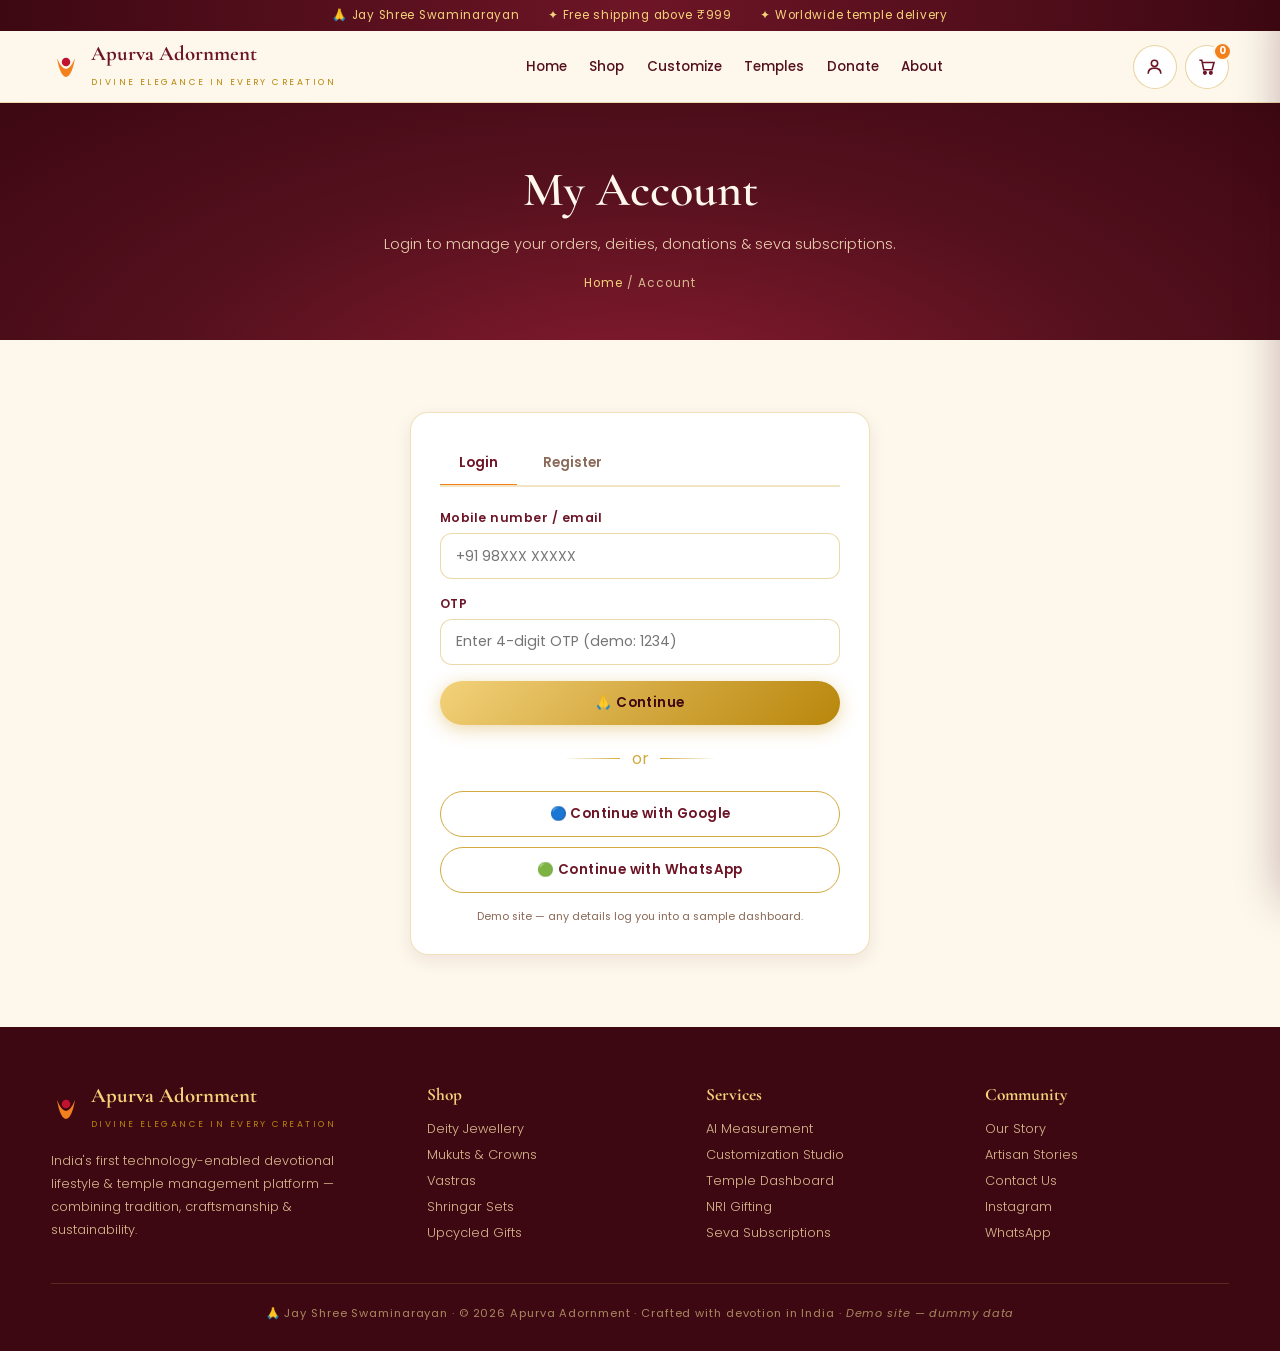
<file: account.html>
<!DOCTYPE html>
<html lang="en">
<head>
<meta charset="UTF-8">
<meta name="viewport" content="width=device-width, initial-scale=1.0">
<title>My Account — Apurva Adornment</title>
<link rel="preconnect" href="https://fonts.googleapis.com">
<link rel="preconnect" href="https://fonts.gstatic.com" crossorigin>
<link href="https://fonts.googleapis.com/css2?family=Cormorant+Garamond:ital,wght@0,400;0,500;0,600;0,700;1,500&family=Poppins:wght@300;400;500;600;700&family=Tiro+Devanagari+Sanskrit&display=swap" rel="stylesheet">
<link rel="stylesheet" href="css/style.css">
</head>
<body>
<div id="site-header"></div>

<main id="main">
<div class="page-hero">
  <h1 id="hero-title">My Account</h1>
  <p id="hero-sub">Login to manage your orders, deities, donations & seva subscriptions.</p>
  <div class="crumbs"><a href="index.html">Home</a> / Account</div>
</div>

<section>
  <div class="container" id="account-view"></div>
</section>
</main>

<div id="site-footer"></div>
<script src="js/data.js"></script>
<script src="js/main.js"></script>
<script>
function pageInit(){
  if(localStorage.getItem("aa_user")) dashboard(); else loginView();
}

function loginView(){
  document.getElementById("account-view").innerHTML = `
  <div style="max-width:460px;margin:0 auto">
    <div class="form-card reveal on">
      <div class="tabs" style="margin-bottom:1.4rem">
        <button class="tab on" id="tab-login">Login</button>
        <button class="tab" id="tab-reg">Register</button>
      </div>
      <form id="auth-form">
        <div class="field" id="f-name" style="display:none"><label for="a-name">Full name</label><input id="a-name" placeholder="Your name"></div>
        <div class="field"><label for="a-phone">Mobile number / email</label><input id="a-phone" required placeholder="+91 98XXX XXXXX"></div>
        <div class="field"><label for="a-otp">OTP</label><input id="a-otp" inputmode="numeric" required placeholder="Enter 4-digit OTP (demo: 1234)"></div>
        <button class="btn btn-gold btn-block" type="submit">🙏 Continue</button>
      </form>
      <div class="divider" style="margin:1.3rem 0">or</div>
      <div style="display:grid;gap:.6rem">
        <button class="btn btn-outline btn-block" onclick="demoLogin('Google')">🔵 Continue with Google</button>
        <button class="btn btn-outline btn-block" onclick="demoLogin('WhatsApp')">🟢 Continue with WhatsApp</button>
      </div>
      <p style="font-size:.68rem;color:var(--muted);text-align:center;margin-top:1rem">Demo site — any details log you into a sample dashboard.</p>
    </div>
  </div>`;

  document.getElementById("tab-login").onclick = ()=>authTab(true);
  document.getElementById("tab-reg").onclick = ()=>authTab(false);
  document.getElementById("auth-form").addEventListener("submit", e=>{ e.preventDefault(); demoLogin("OTP"); });
}
function authTab(isLogin){
  document.getElementById("tab-login").classList.toggle("on", isLogin);
  document.getElementById("tab-reg").classList.toggle("on", !isLogin);
  document.getElementById("f-name").style.display = isLogin ? "none" : "grid";
}
function demoLogin(via){
  localStorage.setItem("aa_user", JSON.stringify({name:"Bhakti Patel", via}));
  toast(`🙏 Welcome, Bhakti! (demo ${via} login)`);
  dashboard();
}
function logout(){ localStorage.removeItem("aa_user"); toast("Logged out"); loginView();
  document.getElementById("hero-title").textContent="My Account";
  document.getElementById("hero-sub").textContent="Login to manage your orders, deities, donations & seva subscriptions.";
}

function dashboard(){
  const user = JSON.parse(localStorage.getItem("aa_user"));
  document.getElementById("hero-title").textContent = `Jay Swaminarayan, ${user.name.split(" ")[0]} 🙏`;
  document.getElementById("hero-sub").textContent = "Your seva dashboard — orders, deities, donations & subscription.";

  document.getElementById("account-view").innerHTML = `
  <div class="dash-grid reveal on">
    <div class="dash-stat"><b>${ORDERS.length}</b><span>Total Orders</span></div>
    <div class="dash-stat"><b>${MY_DEITIES.length}</b><span>Saved Deities</span></div>
    <div class="dash-stat"><b>${DONATIONS.length}</b><span>Temple Donations</span></div>
    <div class="dash-stat"><b>Gold</b><span>Seva Plan Active</span></div>
  </div>

  <div class="tabs" id="dash-tabs">
    <button class="tab on" data-t="p-orders">My Orders</button>
    <button class="tab" data-t="p-deities">My Deities</button>
    <button class="tab" data-t="p-don">My Donations</button>
    <button class="tab" data-t="p-sub">Subscription</button>
  </div>

  <div id="p-orders">
    <div class="table-wrap">
      <table class="nice">
        <thead><tr><th>Order</th><th>Date</th><th>Items</th><th>Total</th><th>Status</th></tr></thead>
        <tbody>${ORDERS.map(o=>`
          <tr><td><b>${o.id}</b></td><td>${o.date}</td><td>${o.items}</td><td>${o.total}</td>
          <td><span class="pill ${o.status==="Delivered"?"ok":o.status==="In Transit"?"info":"warn"}">${o.status}</span></td></tr>`).join("")}
        </tbody>
      </table>
    </div>
  </div>

  <div id="p-deities" style="display:none">
    <div class="grid-3">
      ${MY_DEITIES.map(d=>`
        <div class="deity-card">
          <div class="dc-ic">${d.em}</div>
          <div>
            <h4>${d.name}</h4>
            <small>${d.height} · ${d.place}</small><br>
            <small style="color:var(--gold-deep)">Vastra ${d.vastra} · Mukut ${d.mukut}</small>
          </div>
        </div>`).join("")}
      <button class="deity-card" style="cursor:pointer;border-style:dashed;justify-content:center;color:var(--saffron);font-weight:600;background:none"
        onclick="toast('➕ Demo: add-deity form would open (name, height, photo for AI sizing)')">＋ Add a Deity</button>
    </div>
    <p style="font-size:.78rem;color:var(--muted);margin-top:1rem">💡 Saved measurements auto-fill sizes whenever you shop or customize.</p>
  </div>

  <div id="p-don" style="display:none">
    <div class="table-wrap">
      <table class="nice">
        <thead><tr><th>Item</th><th>Temple</th><th>Festival</th><th>Status</th><th>Certificate</th></tr></thead>
        <tbody>${DONATIONS.map(d=>`
          <tr><td>${d.item}</td><td>${d.temple}</td><td>${d.festival}</td>
          <td><span class="pill ${d.status==="Delivered"?"ok":"info"}">${d.status}</span></td>
          <td>${d.cert?`<a href="#" onclick="toast('📜 Demo: certificate PDF would download');return false" style="color:var(--saffron);font-weight:600">📜 Download</a>`:"—"}</td></tr>`).join("")}
        </tbody>
      </table>
    </div>
  </div>

  <div id="p-sub" style="display:none">
    <div class="grid-2">
      <div class="card">
        <span class="pill ok" style="margin-bottom:.7rem;display:inline-block">Active</span>
        <h3 style="color:var(--maroon-800);font-size:1.5rem">Gold Seva — ₹7,999/yr</h3>
        <div class="sum-row"><span>Vastras delivered</span><b>7 of 12</b></div>
        <div class="sum-row"><span>Next delivery</span><b>02 Aug 2026 (Hindola)</b></div>
        <div class="sum-row"><span>Festival mukut</span><b>Redeemed — Janmashtami</b></div>
        <div class="sum-row" style="border-bottom:none"><span>Renews on</span><b>14 Jan 2027</b></div>
        <div style="display:flex;gap:.6rem;margin-top:1rem;flex-wrap:wrap">
          <button class="btn btn-gold btn-sm" onclick="toast('⬆️ Demo: upgrade flow to Premium Shringar')">Upgrade to Premium</button>
          <button class="btn btn-outline btn-sm" onclick="toast('⏸ Demo: pause request submitted')">Pause Plan</button>
        </div>
      </div>
      <div class="card" style="background:linear-gradient(180deg,var(--maroon-800),var(--maroon-950));color:#f0dcc0;border:none">
        <h3 style="color:var(--gold-light);font-size:1.3rem;margin-bottom:.6rem">📅 Upcoming Festival Reminders</h3>
        <div class="sum-row" style="color:#f0dcc0;border-color:rgba(243,210,122,.25)"><span>Hindola Utsav</span><b style="color:var(--gold-light)">02 Aug 2026</b></div>
        <div class="sum-row" style="color:#f0dcc0;border-color:rgba(243,210,122,.25)"><span>Janmashtami</span><b style="color:var(--gold-light)">04 Sep 2026</b></div>
        <div class="sum-row" style="color:#f0dcc0;border-color:rgba(243,210,122,.25)"><span>Radhashtami</span><b style="color:var(--gold-light)">19 Sep 2026</b></div>
        <div class="sum-row" style="color:#f0dcc0;border-bottom:none"><span>Annakut</span><b style="color:var(--gold-light)">10 Nov 2026</b></div>
      </div>
    </div>
  </div>

  <div style="text-align:right;margin-top:2rem">
    <button class="btn btn-outline btn-sm" onclick="logout()">Log out</button>
  </div>`;

  $$("#dash-tabs .tab").forEach(t=>t.onclick=()=>{
    $$("#dash-tabs .tab").forEach(x=>x.classList.remove("on")); t.classList.add("on");
    ["p-orders","p-deities","p-don","p-sub"].forEach(id=>document.getElementById(id).style.display = id===t.dataset.t?"block":"none");
  });
}
</script>
</body>
</html>
</file>
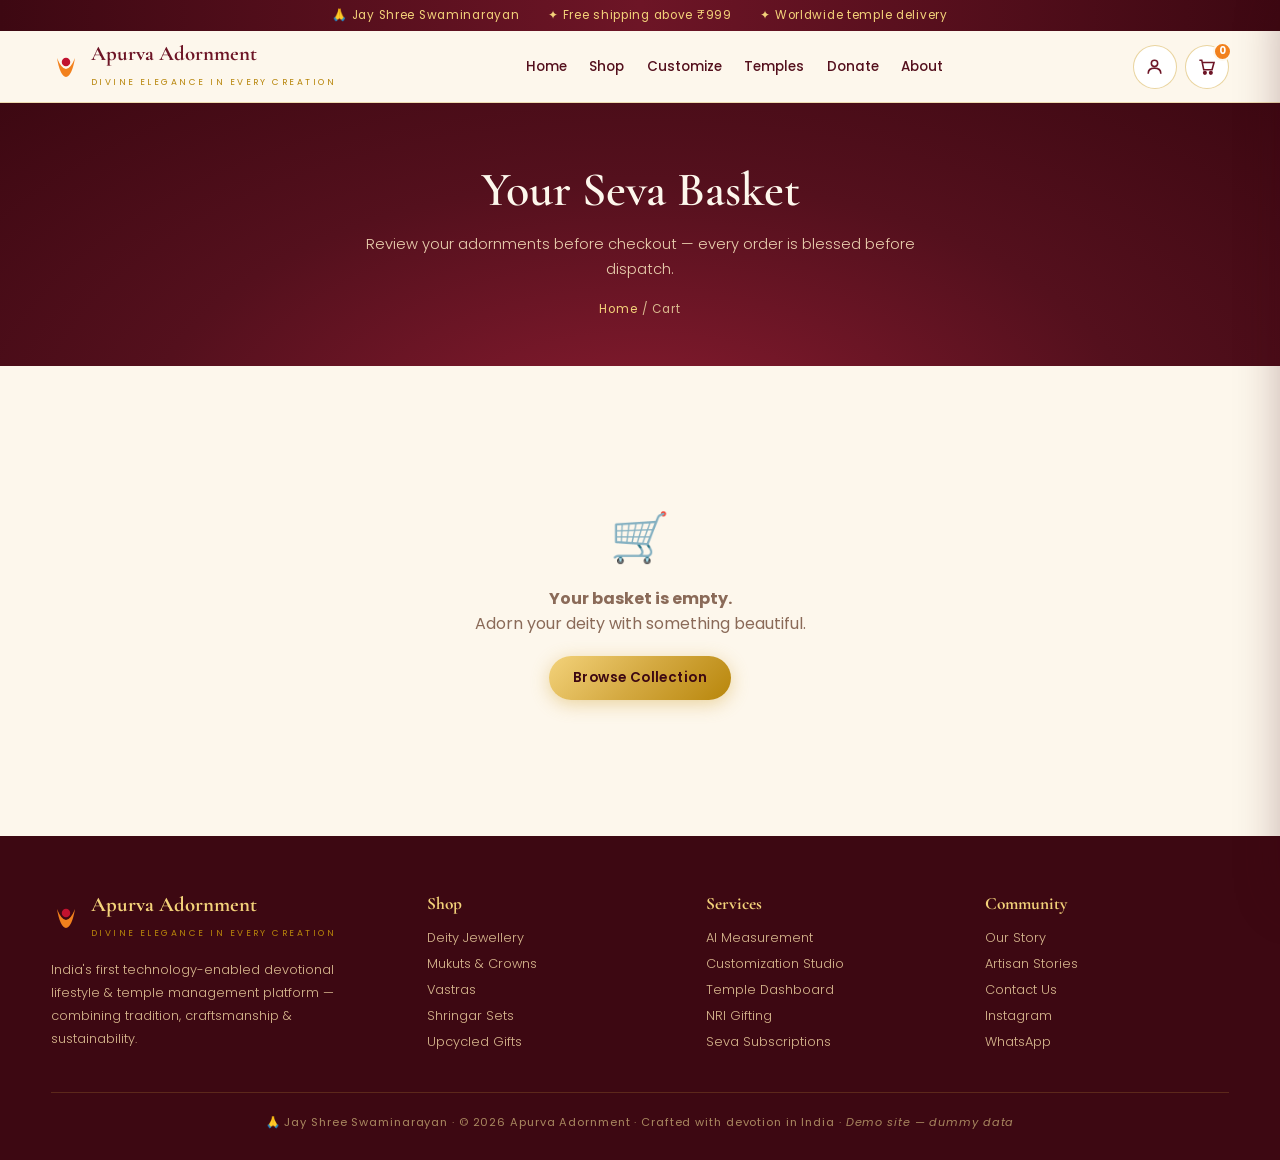
<file: cart.html>
<!DOCTYPE html>
<html lang="en">
<head>
<meta charset="UTF-8">
<meta name="viewport" content="width=device-width, initial-scale=1.0">
<title>Cart — Apurva Adornment</title>
<link rel="preconnect" href="https://fonts.googleapis.com">
<link rel="preconnect" href="https://fonts.gstatic.com" crossorigin>
<link href="https://fonts.googleapis.com/css2?family=Cormorant+Garamond:ital,wght@0,400;0,500;0,600;0,700;1,500&family=Poppins:wght@300;400;500;600;700&family=Tiro+Devanagari+Sanskrit&display=swap" rel="stylesheet">
<link rel="stylesheet" href="css/style.css">
</head>
<body>
<div id="site-header"></div>

<main id="main">
<div class="page-hero">
  <h1>Your Seva Basket</h1>
  <p>Review your adornments before checkout — every order is blessed before dispatch.</p>
  <div class="crumbs"><a href="index.html">Home</a> / Cart</div>
</div>

<section>
  <div class="container">
    <div id="cart-view"></div>
  </div>
</section>
</main>

<div id="site-footer"></div>
<script src="js/data.js"></script>
<script src="js/main.js"></script>
<script>
let coupon = 0;
function pageInit(){ render(); }

function render(){
  const cart = store.cart;
  const view = document.getElementById("cart-view");

  if(!cart.length){
    view.innerHTML = `<div class="empty">
      <div class="big">🛒</div>
      <p><b>Your basket is empty.</b><br>Adorn your deity with something beautiful.</p>
      <a class="btn btn-gold" href="shop.html" style="margin-top:1.2rem">Browse Collection</a>
    </div>`;
    return;
  }

  const lines = cart.map((l,i)=>{
    const p = PRODUCTS.find(x=>x.id===l.id); if(!p) return "";
    return `<div class="cart-item">
      <a class="art" href="product.html?id=${p.id}">${productArt(p,"c"+i)}</a>
      <div>
        <a href="product.html?id=${p.id}"><h4>${p.name}</h4></a>
        <div class="meta">${p.deity} · Size: ${l.size}</div>
        <div class="qty">
          <button onclick="chQty(${i},-1)" aria-label="Decrease">−</button><span>${l.qty}</span><button onclick="chQty(${i},1)" aria-label="Increase">+</button>
        </div>
      </div>
      <div class="right">
        <span class="price">${fmt(p.price*l.qty)}</span>
        <button class="rm-btn" onclick="rmLine(${i})">Remove</button>
      </div>
    </div>`;
  }).join("");

  const sub = cart.reduce((s,l)=>{ const p=PRODUCTS.find(x=>x.id===l.id); return s + (p?p.price*l.qty:0); },0);
  const ship = sub >= 999 ? 0 : 79;
  const disc = Math.round(sub*coupon);
  const total = sub - disc + ship;

  view.innerHTML = `<div class="cart-layout">
    <div>${lines}
      <a class="btn btn-outline" href="shop.html" style="margin-top:.4rem">← Continue Shopping</a>
    </div>
    <div class="summary-card">
      <h3 style="color:var(--maroon-800);font-size:1.35rem;margin-bottom:1rem">Order Summary</h3>
      <div class="sum-row"><span>Subtotal</span><b>${fmt(sub)}</b></div>
      <div class="sum-row"><span>Shipping</span><b>${ship===0?'<span style="color:var(--teal)">FREE</span>':fmt(ship)}</b></div>
      ${disc?`<div class="sum-row"><span>Coupon (SEVA10)</span><b style="color:var(--teal)">− ${fmt(disc)}</b></div>`:""}
      <div class="sum-row" style="border-bottom:none;font-size:1rem;margin-top:.4rem"><span><b>Total</b></span><b style="color:var(--maroon-800);font-size:1.2rem">${fmt(total)}</b></div>
      ${sub<999?`<small style="color:var(--muted);font-size:.72rem">Add ${fmt(999-sub)} more for free shipping 🚚</small>`:""}
      <div class="coupon-row">
        <input id="coupon" placeholder="Coupon code (try SEVA10)" aria-label="Coupon code">
        <button class="btn btn-outline btn-sm" onclick="applyCoupon()">Apply</button>
      </div>
      <button class="btn btn-gold btn-block" onclick="checkout()" style="margin-top:.4rem">🙏 Proceed to Checkout</button>
      <div class="trust-row" style="margin-top:1rem">
        <div class="trust"><span>🔒</span>Secure payment</div>
        <div class="trust"><span>📿</span>Blessed & packed</div>
        <div class="trust"><span>↩️</span>Easy exchange</div>
      </div>
    </div>
  </div>`;
}

function chQty(i,d){ const c=store.cart; c[i].qty=Math.max(1,Math.min(10,c[i].qty+d)); store.cart=c; render(); }
function rmLine(i){ const c=store.cart; c.splice(i,1); store.cart=c; render(); toast("Removed from basket"); }
function applyCoupon(){
  const v = document.getElementById("coupon").value.trim().toUpperCase();
  if(v==="SEVA10"){ coupon=.10; toast("🎉 SEVA10 applied — 10% off!"); }
  else { coupon=0; toast("Invalid coupon code"); }
  render();
}
function checkout(){
  const view = document.getElementById("cart-view");
  store.cart = [];
  view.innerHTML = `<div class="empty">
    <div class="big">🪔</div>
    <h2 style="color:var(--maroon-800);font-size:2rem;margin-bottom:.6rem">Order Placed — Jay Shree Swaminarayan!</h2>
    <p>This is a demo checkout. Your order <b>#AA-${Math.floor(10000+Math.random()*899)}</b> would now be blessed, packed & dispatched.<br>A confirmation would be sent via WhatsApp & email.</p>
    <div style="display:flex;gap:.8rem;justify-content:center;margin-top:1.4rem;flex-wrap:wrap">
      <a class="btn btn-gold" href="account.html">Track in My Account</a>
      <a class="btn btn-outline" href="shop.html">Continue Shopping</a>
    </div>
  </div>`;
  window.scrollTo({top:0,behavior:"smooth"});
}
</script>
</body>
</html>
</file>
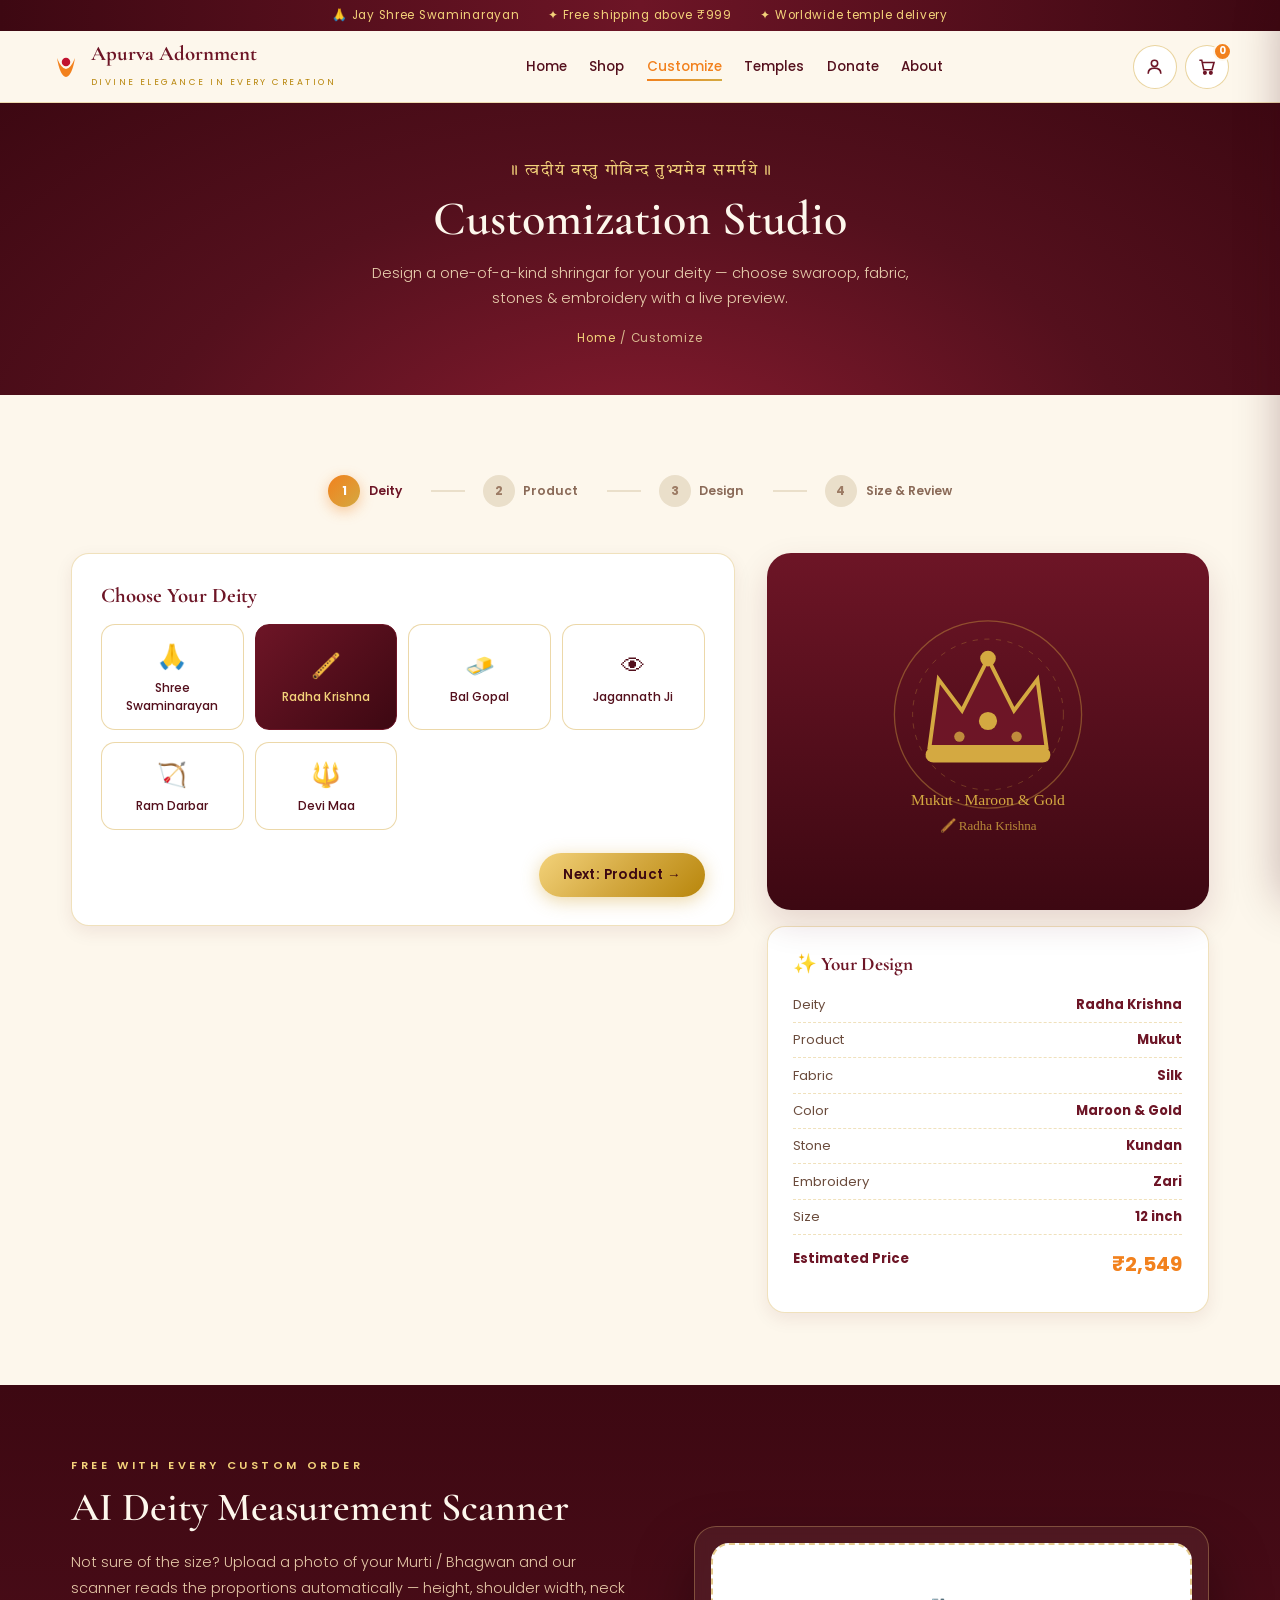
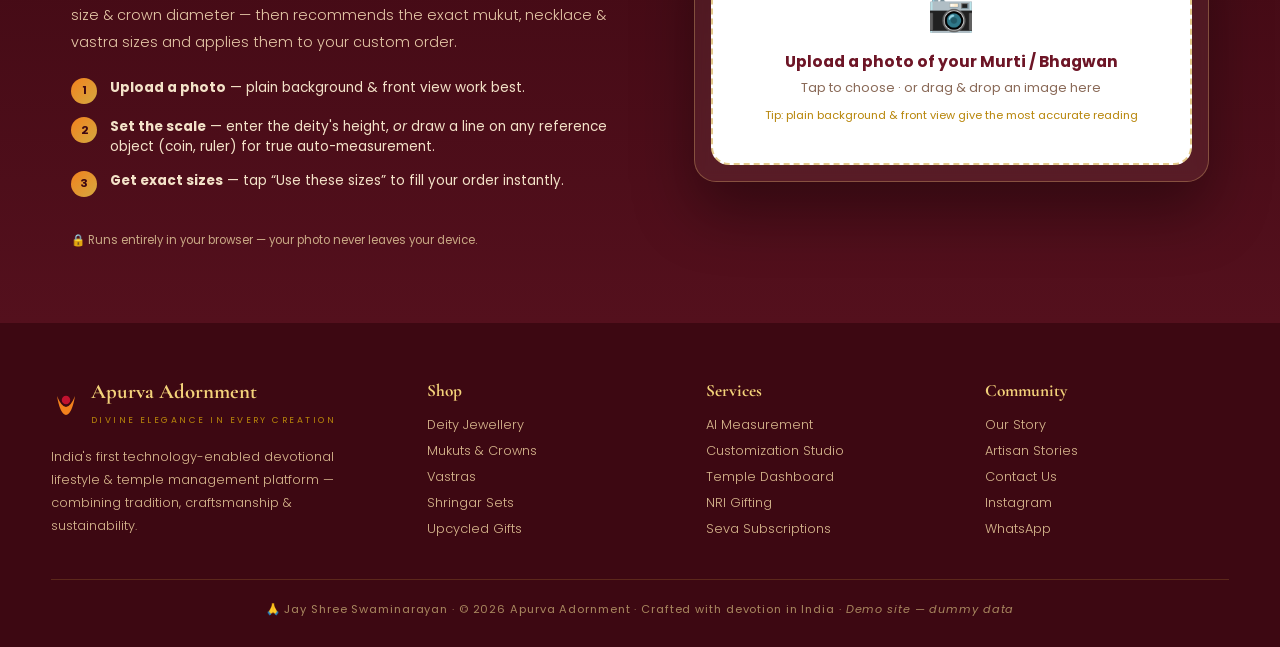
<file: customize.html>
<!DOCTYPE html>
<html lang="en">
<head>
<meta charset="UTF-8">
<meta name="viewport" content="width=device-width, initial-scale=1.0">
<title>Customization Studio — Apurva Adornment</title>
<link rel="preconnect" href="https://fonts.googleapis.com">
<link rel="preconnect" href="https://fonts.gstatic.com" crossorigin>
<link href="https://fonts.googleapis.com/css2?family=Cormorant+Garamond:ital,wght@0,400;0,500;0,600;0,700;1,500&family=Poppins:wght@300;400;500;600;700&family=Tiro+Devanagari+Sanskrit&display=swap" rel="stylesheet">
<link rel="stylesheet" href="css/style.css">
</head>
<body>
<div id="site-header"></div>

<main id="main">
<div class="page-hero">
  <div class="hero-dev">॥ त्वदीयं वस्तु गोविन्द तुभ्यमेव समर्पये ॥</div>
  <h1>Customization Studio</h1>
  <p>Design a one-of-a-kind shringar for your deity — choose swaroop, fabric, stones & embroidery with a live preview.</p>
  <div class="crumbs"><a href="index.html">Home</a> / Customize</div>
</div>

<section>
  <div class="container">
    <div class="wizard-steps" id="steps">
      <div class="wstep on" data-step="1"><span class="n">1</span> Deity</div>
      <div class="wstep" data-step="2"><span class="n">2</span> Product</div>
      <div class="wstep" data-step="3"><span class="n">3</span> Design</div>
      <div class="wstep" data-step="4"><span class="n">4</span> Size &amp; Review</div>
    </div>

    <div class="custom-layout">
      <div class="form-card" id="wizard-body"></div>

      <aside class="preview-panel">
        <div class="preview-stage" id="stage"></div>
        <div class="card" style="margin-top:1rem;text-align:left">
          <h3 style="color:var(--maroon-800);font-size:1.2rem;margin-bottom:.7rem">✨ Your Design</h3>
          <div id="summary"></div>
          <div class="sum-row" style="border-bottom:none;margin-top:.4rem"><span><b>Estimated Price</b></span><b style="color:var(--saffron);font-size:1.25rem" id="est-price">₹1,499</b></div>
        </div>
      </aside>
    </div>
  </div>
</section>

<!-- AI measurement scanner (functional) -->
<section class="ai-sec" id="scanner">
  <div class="container ai-wrap">
    <div class="reveal">
      <div class="sec-kicker">Free With Every Custom Order</div>
      <h2>AI Deity Measurement Scanner</h2>
      <p>Not sure of the size? Upload a photo of your Murti / Bhagwan and our scanner reads the proportions automatically — height, shoulder width, neck size &amp; crown diameter — then recommends the exact mukut, necklace &amp; vastra sizes and applies them to your custom order.</p>
      <ul class="ai-feats">
        <li><span class="dot">1</span><span><b>Upload a photo</b> — plain background & front view work best.</span></li>
        <li><span class="dot">2</span><span><b>Set the scale</b> — enter the deity's height, <i>or</i> draw a line on any reference object (coin, ruler) for true auto-measurement.</span></li>
        <li><span class="dot">3</span><span><b>Get exact sizes</b> — tap “Use these sizes” to fill your order instantly.</span></li>
      </ul>
      <small style="color:#c9a985;font-size:.72rem">🔒 Runs entirely in your browser — your photo never leaves your device.</small>
    </div>
    <div class="chat-card reveal" style="padding:1rem">
      <div id="scanner-mount"></div>
    </div>
  </div>
</section>
</main>

<div id="site-footer"></div>
<script src="js/data.js"></script>
<script src="js/main.js"></script>
<script src="js/scanner.js"></script>
<script>
const design = { deity:"Radha Krishna", product:"Mukut", fabric:"Silk", color:"Maroon & Gold", stone:"Kundan", embroidery:"Zari", size:"12 inch", notes:"" };
const PRICES = { base:{Mukut:1499,"Vastra":899,"Necklace Set":1199,"Complete Shringar":3999},
  fabric:{Silk:300,Velvet:250,Brocade:400,Cotton:0}, stone:{Kundan:500,Pearl:350,Zircon:450,"Meena Work":300},
  embroidery:{Zari:250,Resham:200,Mirror:150,Plain:0} };
let step = 1;

const COLOR_MAP = { "Maroon & Gold":["#6d1526","#d4a941"], "Saffron & Cream":["#f2811d","#fdf7ec"], "Peacock & Gold":["#0f6d64","#f3d27a"], "Royal Blue":["#1d3f8f","#f3d27a"], "Pink & Silver":["#c2185b","#e8e8f0"] };
const DEITY_EMS = { "Shree Swaminarayan":"🙏", "Radha Krishna":"🪈", "Bal Gopal":"🧈", "Jagannath Ji":"👁", "Ram Darbar":"🏹", "Devi Maa":"🔱" };

function pageInit(){
  drawStep();
  /* mount the working AI measurement scanner */
  AAScanner.mount(document.getElementById("scanner-mount"), {
    getDeity: () => design.deity,
    onApply: (r) => {
      design.size = r.sizeOption;
      const extra = `AI Scan → Height ${Math.round(r.heightIn*10)/10}″ · Mukut ${r.mukut} · Necklace ${r.necklace}″ · Vastra ${r.vastra}`;
      design.notes = design.notes ? design.notes + "\n" + extra : extra;
      if(step===4) drawStep(); else refresh();
      toast(`✅ Sizes applied — Vastra ${r.vastra}, Mukut ${r.mukut}`);
      document.querySelector(".custom-layout").scrollIntoView({behavior:"smooth",block:"start"});
    }
  });
}

function optGrid(key, items, withEm){
  return `<div class="opt-grid">` + items.map(v=>{
    const em = withEm ? `<span class="em">${withEm[v]||"✦"}</span>` : "";
    return `<button class="opt ${design[key]===v?"on":""}" onclick="pick('${key}','${v.replace(/'/g,"\\'")}')">${em}${v}</button>`;
  }).join("") + `</div>`;
}

function drawStep(){
  const body = document.getElementById("wizard-body");
  $$("#steps .wstep").forEach(w=>{
    const n=+w.dataset.step;
    w.classList.toggle("on", n===step);
    w.classList.toggle("done", n<step);
    w.querySelector(".n").textContent = n<step ? "✓" : n;
  });

  if(step===1) body.innerHTML = `
    <h3 style="color:var(--maroon-800);font-size:1.3rem;margin-bottom:1rem">Choose Your Deity</h3>
    ${optGrid("deity", DEITIES, DEITY_EMS)}
    <div style="display:flex;justify-content:flex-end;margin-top:1.4rem"><button class="btn btn-gold" onclick="go(2)">Next: Product →</button></div>`;

  else if(step===2) body.innerHTML = `
    <h3 style="color:var(--maroon-800);font-size:1.3rem;margin-bottom:1rem">What shall we craft?</h3>
    ${optGrid("product", ["Mukut","Vastra","Necklace Set","Complete Shringar"], {Mukut:"👑","Vastra":"👘","Necklace Set":"📿","Complete Shringar":"✨"})}
    <div style="display:flex;justify-content:space-between;margin-top:1.4rem;gap:.6rem;flex-wrap:wrap">
      <button class="btn btn-outline" onclick="go(1)">← Back</button>
      <button class="btn btn-gold" onclick="go(3)">Next: Design →</button></div>`;

  else if(step===3) body.innerHTML = `
    <h3 style="color:var(--maroon-800);font-size:1.3rem;margin-bottom:1rem">Design Your Piece</h3>
    <b style="font-size:.76rem;letter-spacing:.1em;text-transform:uppercase;color:var(--maroon-800)">Fabric</b>
    <div style="margin:.6rem 0 1.2rem">${optGrid("fabric", ["Silk","Velvet","Brocade","Cotton"])}</div>
    <b style="font-size:.76rem;letter-spacing:.1em;text-transform:uppercase;color:var(--maroon-800)">Colour Theme</b>
    <div class="chips" style="margin:.6rem 0 1.2rem">
      ${Object.keys(COLOR_MAP).map(c=>`<button class="chip ${design.color===c?"on":""}" onclick="pick('color','${c}')">
        <span class="swatch" style="width:18px;height:18px;box-shadow:none;background:linear-gradient(135deg,${COLOR_MAP[c][0]},${COLOR_MAP[c][1]})"></span>${c}</button>`).join("")}
    </div>
    <b style="font-size:.76rem;letter-spacing:.1em;text-transform:uppercase;color:var(--maroon-800)">Stone Work</b>
    <div style="margin:.6rem 0 1.2rem">${optGrid("stone", ["Kundan","Pearl","Zircon","Meena Work"])}</div>
    <b style="font-size:.76rem;letter-spacing:.1em;text-transform:uppercase;color:var(--maroon-800)">Embroidery</b>
    <div style="margin:.6rem 0 .4rem">${optGrid("embroidery", ["Zari","Resham","Mirror","Plain"])}</div>
    <div style="display:flex;justify-content:space-between;margin-top:1.4rem;gap:.6rem;flex-wrap:wrap">
      <button class="btn btn-outline" onclick="go(2)">← Back</button>
      <button class="btn btn-gold" onclick="go(4)">Next: Size →</button></div>`;

  else body.innerHTML = `
    <h3 style="color:var(--maroon-800);font-size:1.3rem;margin-bottom:1rem">Size &amp; Final Review</h3>
    <div class="field"><label for="c-size">Deity height</label>
      <select id="c-size" onchange="design.size=this.value;refresh()">
        ${["4 inch","6 inch","9 inch","12 inch","18 inch","24 inch","Custom (share via WhatsApp)"].map(s=>`<option ${design.size===s?"selected":""}>${s}</option>`).join("")}
      </select>
      <small>Tip: use the free AI Measurement Scanner below if unsure.</small></div>
    <div class="field"><label for="c-notes">Special instructions (optional)</label>
      <textarea id="c-notes" placeholder="e.g. Match the Hindola festival theme, add peacock feather accent…" oninput="design.notes=this.value">${design.notes||""}</textarea></div>
    <div class="field"><label for="c-phone">WhatsApp number (for design confirmation)</label>
      <input id="c-phone" type="tel" inputmode="tel" placeholder="+91 98XXX XXXXX"></div>
    <div style="display:flex;justify-content:space-between;margin-top:1rem;gap:.6rem;flex-wrap:wrap">
      <button class="btn btn-outline" onclick="go(3)">← Back</button>
      <button class="btn btn-gold" onclick="submitDesign()">🪷 Request This Design</button></div>`;

  refresh();
}

function pick(key,val){ design[key]=val; drawStep(); }
function go(n){ step=n; drawStep(); document.querySelector(".custom-layout").scrollIntoView({behavior:"smooth",block:"start"}); }

function refresh(){
  const [c1,c2] = COLOR_MAP[design.color] || COLOR_MAP["Maroon & Gold"];
  document.getElementById("stage").innerHTML = `
    <svg viewBox="0 0 200 210" style="max-width:260px">
      <circle cx="100" cy="95" r="72" fill="none" stroke="${c2}" stroke-width="1" opacity=".4"/>
      <circle cx="100" cy="95" r="58" fill="none" stroke="${c2}" stroke-width=".7" opacity=".3" stroke-dasharray="4 5"/>
      <path d="M55 120 L62 68 L80 92 L100 52 L120 92 L138 68 L145 120 Z" fill="${c1}" stroke="${c2}" stroke-width="3"/>
      <rect x="52" y="120" width="96" height="12" rx="6" fill="${c2}"/>
      <circle cx="100" cy="52" r="6" fill="${c2}"/>
      <circle cx="100" cy="100" r="7" fill="${c2}"/>
      <circle cx="78" cy="112" r="4" fill="${c2}" opacity=".8"/><circle cx="122" cy="112" r="4" fill="${c2}" opacity=".8"/>
      <text x="100" y="165" text-anchor="middle" font-family="Georgia,serif" font-size="12" fill="${c2}">${design.product} · ${design.color}</text>
      <text x="100" y="184" text-anchor="middle" font-family="Georgia,serif" font-size="10" fill="${c2}" opacity=".8">${DEITY_EMS[design.deity]||""} ${design.deity}</text>
    </svg>`;

  document.getElementById("summary").innerHTML = ["deity","product","fabric","color","stone","embroidery","size"]
    .map(k=>`<div class="sum-row"><span style="text-transform:capitalize">${k}</span><b>${design[k]}</b></div>`).join("");

  const price = (PRICES.base[design.product]||1499) + (PRICES.fabric[design.fabric]||0) + (PRICES.stone[design.stone]||0) + (PRICES.embroidery[design.embroidery]||0);
  document.getElementById("est-price").textContent = fmt(price);
}

function submitDesign(){
  toast("🪷 Design request sent! Our artisan team will WhatsApp you within 24 hrs (demo)");
  setTimeout(()=>{ step=1; drawStep(); window.scrollTo({top:0,behavior:"smooth"}); }, 1600);
}
</script>
</body>
</html>
</file>
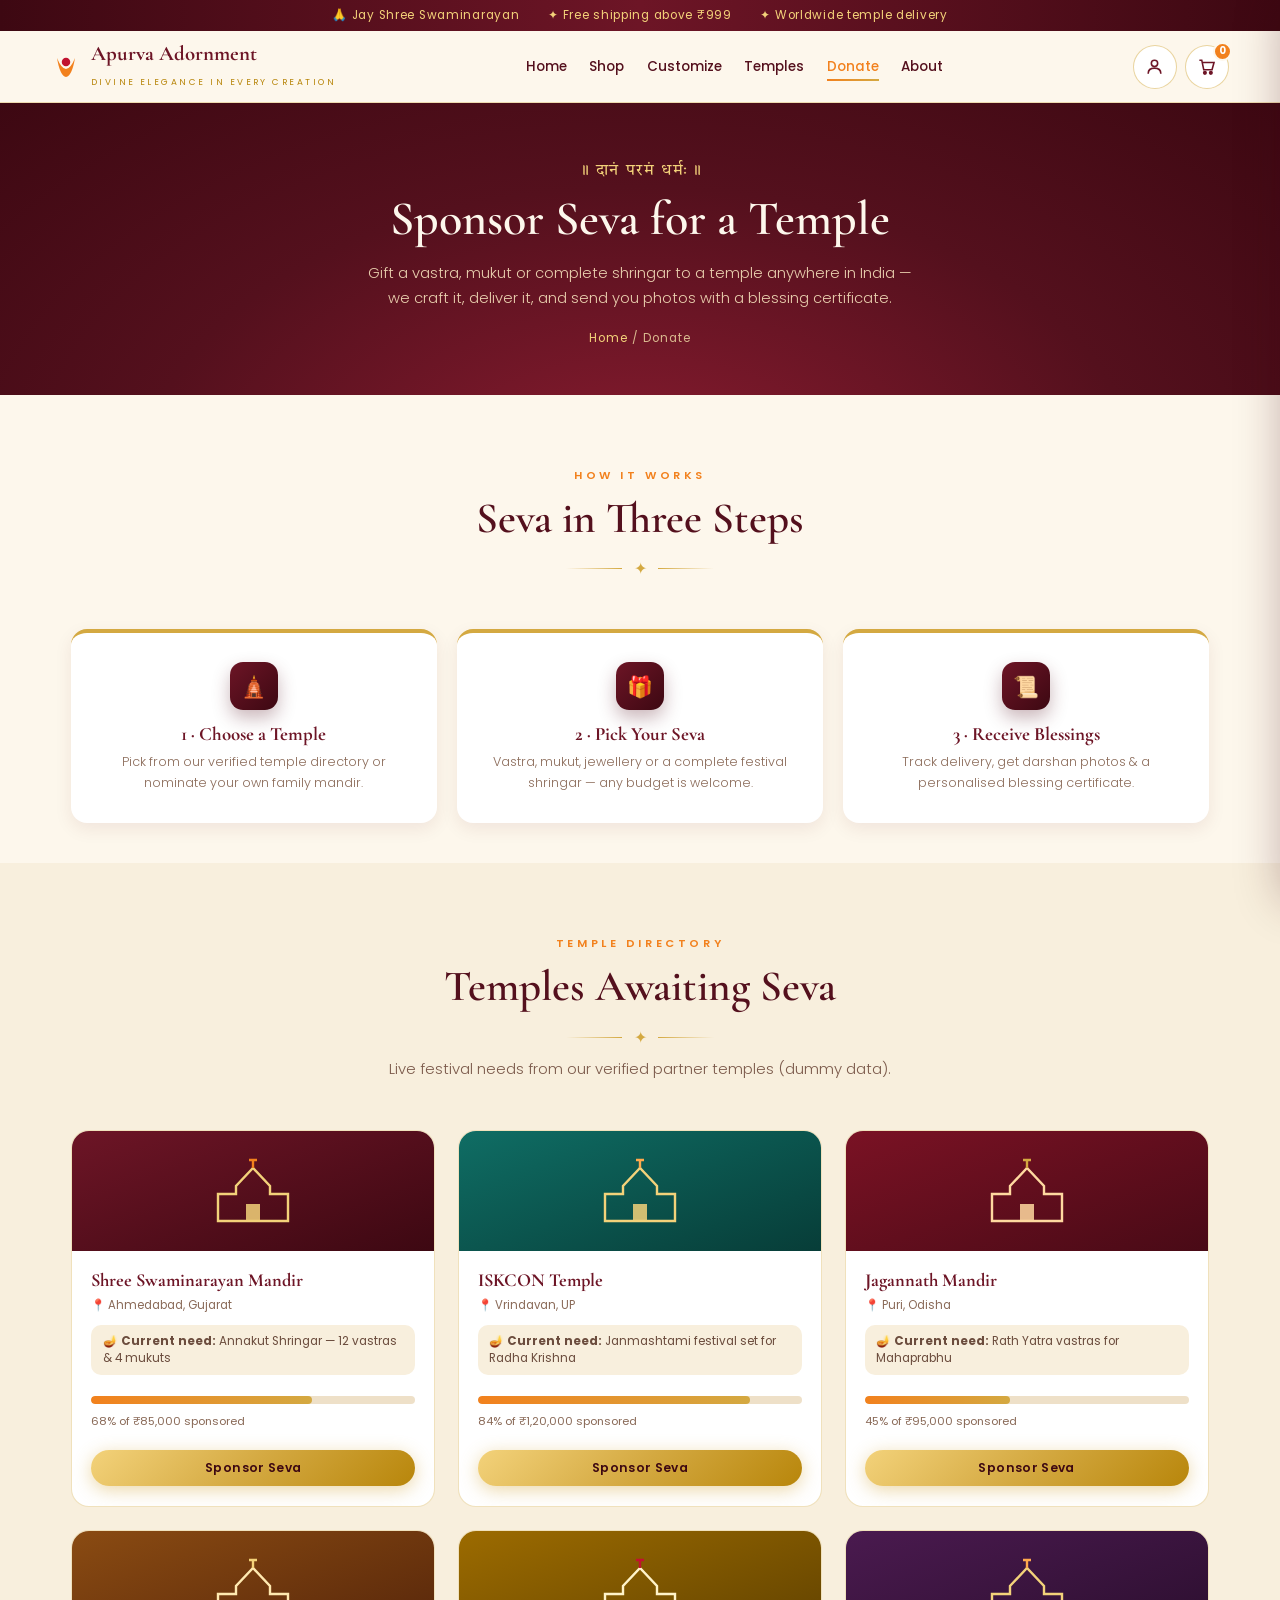
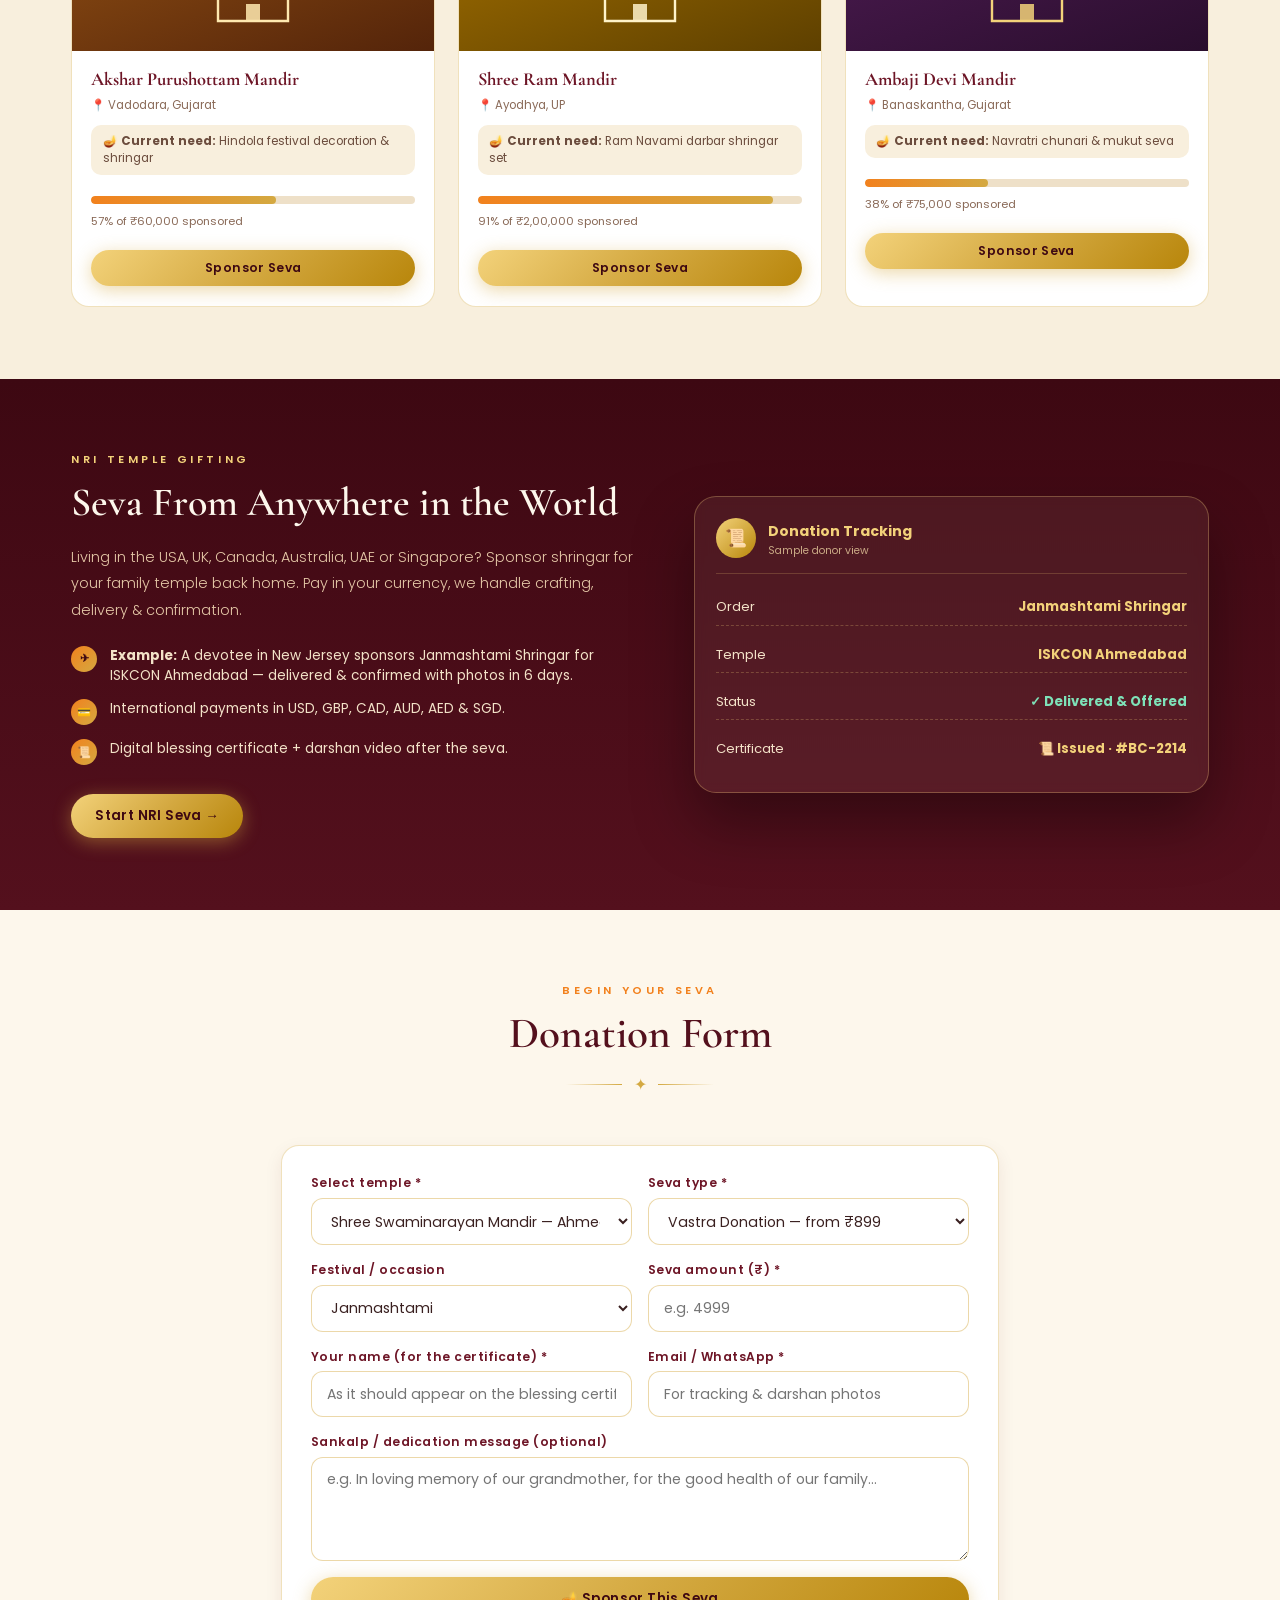
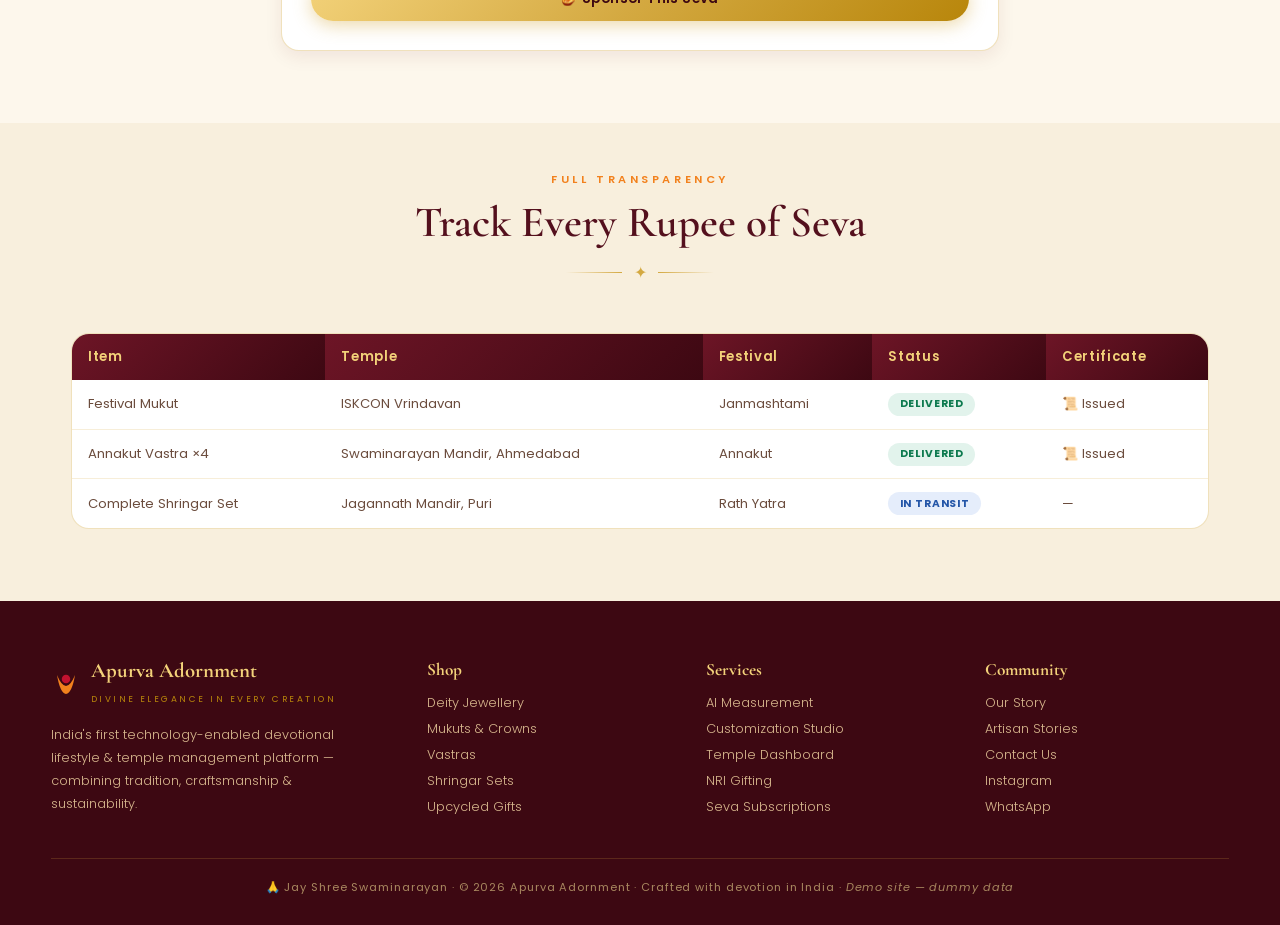
<file: donate.html>
<!DOCTYPE html>
<html lang="en">
<head>
<meta charset="UTF-8">
<meta name="viewport" content="width=device-width, initial-scale=1.0">
<title>Donate to Temples — Apurva Adornment</title>
<link rel="preconnect" href="https://fonts.googleapis.com">
<link rel="preconnect" href="https://fonts.gstatic.com" crossorigin>
<link href="https://fonts.googleapis.com/css2?family=Cormorant+Garamond:ital,wght@0,400;0,500;0,600;0,700;1,500&family=Poppins:wght@300;400;500;600;700&family=Tiro+Devanagari+Sanskrit&display=swap" rel="stylesheet">
<link rel="stylesheet" href="css/style.css">
</head>
<body>
<div id="site-header"></div>

<main id="main">
<div class="page-hero">
  <div class="hero-dev">॥ दानं परमं धर्मः ॥</div>
  <h1>Sponsor Seva for a Temple</h1>
  <p>Gift a vastra, mukut or complete shringar to a temple anywhere in India — we craft it, deliver it, and send you photos with a blessing certificate.</p>
  <div class="crumbs"><a href="index.html">Home</a> / Donate</div>
</div>

<!-- how it works -->
<section style="padding-bottom:2.5rem">
  <div class="sec-head reveal">
    <div class="sec-kicker">How It Works</div>
    <h2>Seva in Three Steps</h2>
    <div class="divider">✦</div>
  </div>
  <div class="container">
    <div class="seva-grid" style="grid-template-columns:repeat(auto-fit,minmax(220px,1fr))">
      <div class="seva-card reveal" style="text-align:center"><div class="seva-ic" style="margin:0 auto"><span style="font-size:1.3rem">🛕</span></div>
        <h3>1 · Choose a Temple</h3><p>Pick from our verified temple directory or nominate your own family mandir.</p></div>
      <div class="seva-card reveal" style="text-align:center"><div class="seva-ic" style="margin:0 auto"><span style="font-size:1.3rem">🎁</span></div>
        <h3>2 · Pick Your Seva</h3><p>Vastra, mukut, jewellery or a complete festival shringar — any budget is welcome.</p></div>
      <div class="seva-card reveal" style="text-align:center"><div class="seva-ic" style="margin:0 auto"><span style="font-size:1.3rem">📜</span></div>
        <h3>3 · Receive Blessings</h3><p>Track delivery, get darshan photos & a personalised blessing certificate.</p></div>
    </div>
  </div>
</section>

<!-- temple directory -->
<section class="plans-bg">
  <div class="sec-head reveal">
    <div class="sec-kicker">Temple Directory</div>
    <h2>Temples Awaiting Seva</h2>
    <div class="divider">✦</div>
    <p>Live festival needs from our verified partner temples (dummy data).</p>
  </div>
  <div class="container">
    <div class="grid-3" id="temple-grid"></div>
  </div>
</section>

<!-- NRI -->
<section class="ai-sec" id="nri">
  <div class="container ai-wrap">
    <div class="reveal">
      <div class="sec-kicker">NRI Temple Gifting</div>
      <h2>Seva From Anywhere in the World</h2>
      <p>Living in the USA, UK, Canada, Australia, UAE or Singapore? Sponsor shringar for your family temple back home. Pay in your currency, we handle crafting, delivery & confirmation.</p>
      <ul class="ai-feats">
        <li><span class="dot">✈</span><span><b>Example:</b> A devotee in New Jersey sponsors Janmashtami Shringar for ISKCON Ahmedabad — delivered & confirmed with photos in 6 days.</span></li>
        <li><span class="dot">💳</span><span>International payments in USD, GBP, CAD, AUD, AED & SGD.</span></li>
        <li><span class="dot">📜</span><span>Digital blessing certificate + darshan video after the seva.</span></li>
      </ul>
      <a class="btn btn-gold" href="#donate-form">Start NRI Seva →</a>
    </div>
    <div class="chat-card reveal">
      <div class="chat-head"><div class="chat-avatar">📜</div>
        <div><b>Donation Tracking</b><small>Sample donor view</small></div></div>
      <div class="chat-body">
        <div class="sum-row" style="color:#f3e2c8;border-color:rgba(243,210,122,.25)"><span>Order</span><b style="color:var(--gold-light)">Janmashtami Shringar</b></div>
        <div class="sum-row" style="color:#f3e2c8;border-color:rgba(243,210,122,.25)"><span>Temple</span><b style="color:var(--gold-light)">ISKCON Ahmedabad</b></div>
        <div class="sum-row" style="color:#f3e2c8;border-color:rgba(243,210,122,.25)"><span>Status</span><b style="color:#7ee2b8">✓ Delivered & Offered</b></div>
        <div class="sum-row" style="color:#f3e2c8;border-bottom:none"><span>Certificate</span><b style="color:var(--gold-light)">📜 Issued · #BC-2214</b></div>
      </div>
    </div>
  </div>
</section>

<!-- donation form -->
<section id="donate-form">
  <div class="sec-head reveal">
    <div class="sec-kicker">Begin Your Seva</div>
    <h2>Donation Form</h2>
    <div class="divider">✦</div>
  </div>
  <div class="container" style="max-width:820px">
    <form class="form-card reveal" id="don-form">
      <div class="form-row">
        <div class="field"><label for="d-temple">Select temple *</label>
          <select id="d-temple" required></select></div>
        <div class="field"><label for="d-type">Seva type *</label>
          <select id="d-type" required>
            <option>Vastra Donation — from ₹899</option>
            <option>Mukut Donation — from ₹1,499</option>
            <option>Jewellery Donation — from ₹1,299</option>
            <option>Complete Shringar Set — from ₹4,999</option>
            <option>Festival Sponsorship — custom</option>
          </select></div>
      </div>
      <div class="form-row">
        <div class="field"><label for="d-festival">Festival / occasion</label>
          <select id="d-festival"><option>Janmashtami</option><option>Annakut</option><option>Diwali</option><option>Hindola</option><option>Radhashtami</option><option>Ram Navami</option><option>Navratri</option><option>General seva</option></select></div>
        <div class="field"><label for="d-amount">Seva amount (₹) *</label><input id="d-amount" type="number" min="199" required placeholder="e.g. 4999"></div>
      </div>
      <div class="form-row">
        <div class="field"><label for="d-name">Your name (for the certificate) *</label><input id="d-name" required placeholder="As it should appear on the blessing certificate"></div>
        <div class="field"><label for="d-contact">Email / WhatsApp *</label><input id="d-contact" required placeholder="For tracking & darshan photos"></div>
      </div>
      <div class="field"><label for="d-msg">Sankalp / dedication message (optional)</label>
        <textarea id="d-msg" placeholder="e.g. In loving memory of our grandmother, for the good health of our family…"></textarea></div>
      <button class="btn btn-gold btn-block" type="submit">🪔 Sponsor This Seva</button>
      <p id="d-done" style="display:none;color:var(--teal);font-weight:600;text-align:center;margin-top:1rem">✅ Sankalp received! You'd now be taken to secure payment. (Demo)</p>
    </form>
  </div>
</section>

<!-- donor tracking sample -->
<section class="plans-bg" style="padding-top:3rem">
  <div class="sec-head reveal">
    <div class="sec-kicker">Full Transparency</div>
    <h2>Track Every Rupee of Seva</h2>
    <div class="divider">✦</div>
  </div>
  <div class="container">
    <div class="table-wrap reveal">
      <table class="nice">
        <thead><tr><th>Item</th><th>Temple</th><th>Festival</th><th>Status</th><th>Certificate</th></tr></thead>
        <tbody id="don-table"></tbody>
      </table>
    </div>
  </div>
</section>
</main>

<div id="site-footer"></div>
<script src="js/data.js"></script>
<script src="js/main.js"></script>
<script>
function pageInit(){
  /* temple cards */
  document.getElementById("temple-grid").innerHTML = TEMPLES.map(t=>{
    const th = ART_THEMES[t.theme];
    return `<div class="temple-card reveal">
      <div class="temple-art" style="background:linear-gradient(160deg,${th.bg1},${th.bg2})">
        <svg width="90" height="70" viewBox="0 0 90 70">
          <path d="M10 65 V38 L28 38 L28 30 L45 12 L62 30 L62 38 L80 38 V65 Z" fill="none" stroke="${th.fg}" stroke-width="2.4"/>
          <path d="M45 12 V4 M41 4 H49" stroke="${th.ac}" stroke-width="2.4"/>
          <rect x="38" y="48" width="14" height="17" fill="${th.fg}" opacity=".85"/>
        </svg>
      </div>
      <div class="temple-body">
        <h3>${t.name}</h3>
        <span class="loc">📍 ${t.city}</span>
        <div class="need">🪔 <b>Current need:</b> ${t.need}</div>
        <div class="progress"><i style="width:${t.raised}%"></i></div>
        <small style="color:var(--muted);font-size:.7rem">${t.raised}% of ${t.goal} sponsored</small>
        <a class="btn btn-gold btn-sm" href="#donate-form" style="margin-top:.8rem" onclick="preselect(${t.id})">Sponsor Seva</a>
      </div>
    </div>`;
  }).join("");

  /* temple select options */
  document.getElementById("d-temple").innerHTML =
    TEMPLES.map(t=>`<option value="${t.id}">${t.name} — ${t.city}</option>`).join("") +
    `<option value="other">Other / my family temple (we'll contact you)</option>`;

  /* donation table */
  document.getElementById("don-table").innerHTML = DONATIONS.map(d=>`
    <tr><td>${d.item}</td><td>${d.temple}</td><td>${d.festival}</td>
      <td><span class="pill ${d.status==="Delivered"?"ok":"info"}">${d.status}</span></td>
      <td>${d.cert?"📜 Issued":"—"}</td></tr>`).join("");

  document.getElementById("don-form").addEventListener("submit", e=>{
    e.preventDefault();
    document.getElementById("d-done").style.display="block";
    toast("🪔 Seva sankalp received (demo)");
  });
}
function preselect(id){ document.getElementById("d-temple").value = id; }
</script>
</body>
</html>
</file>
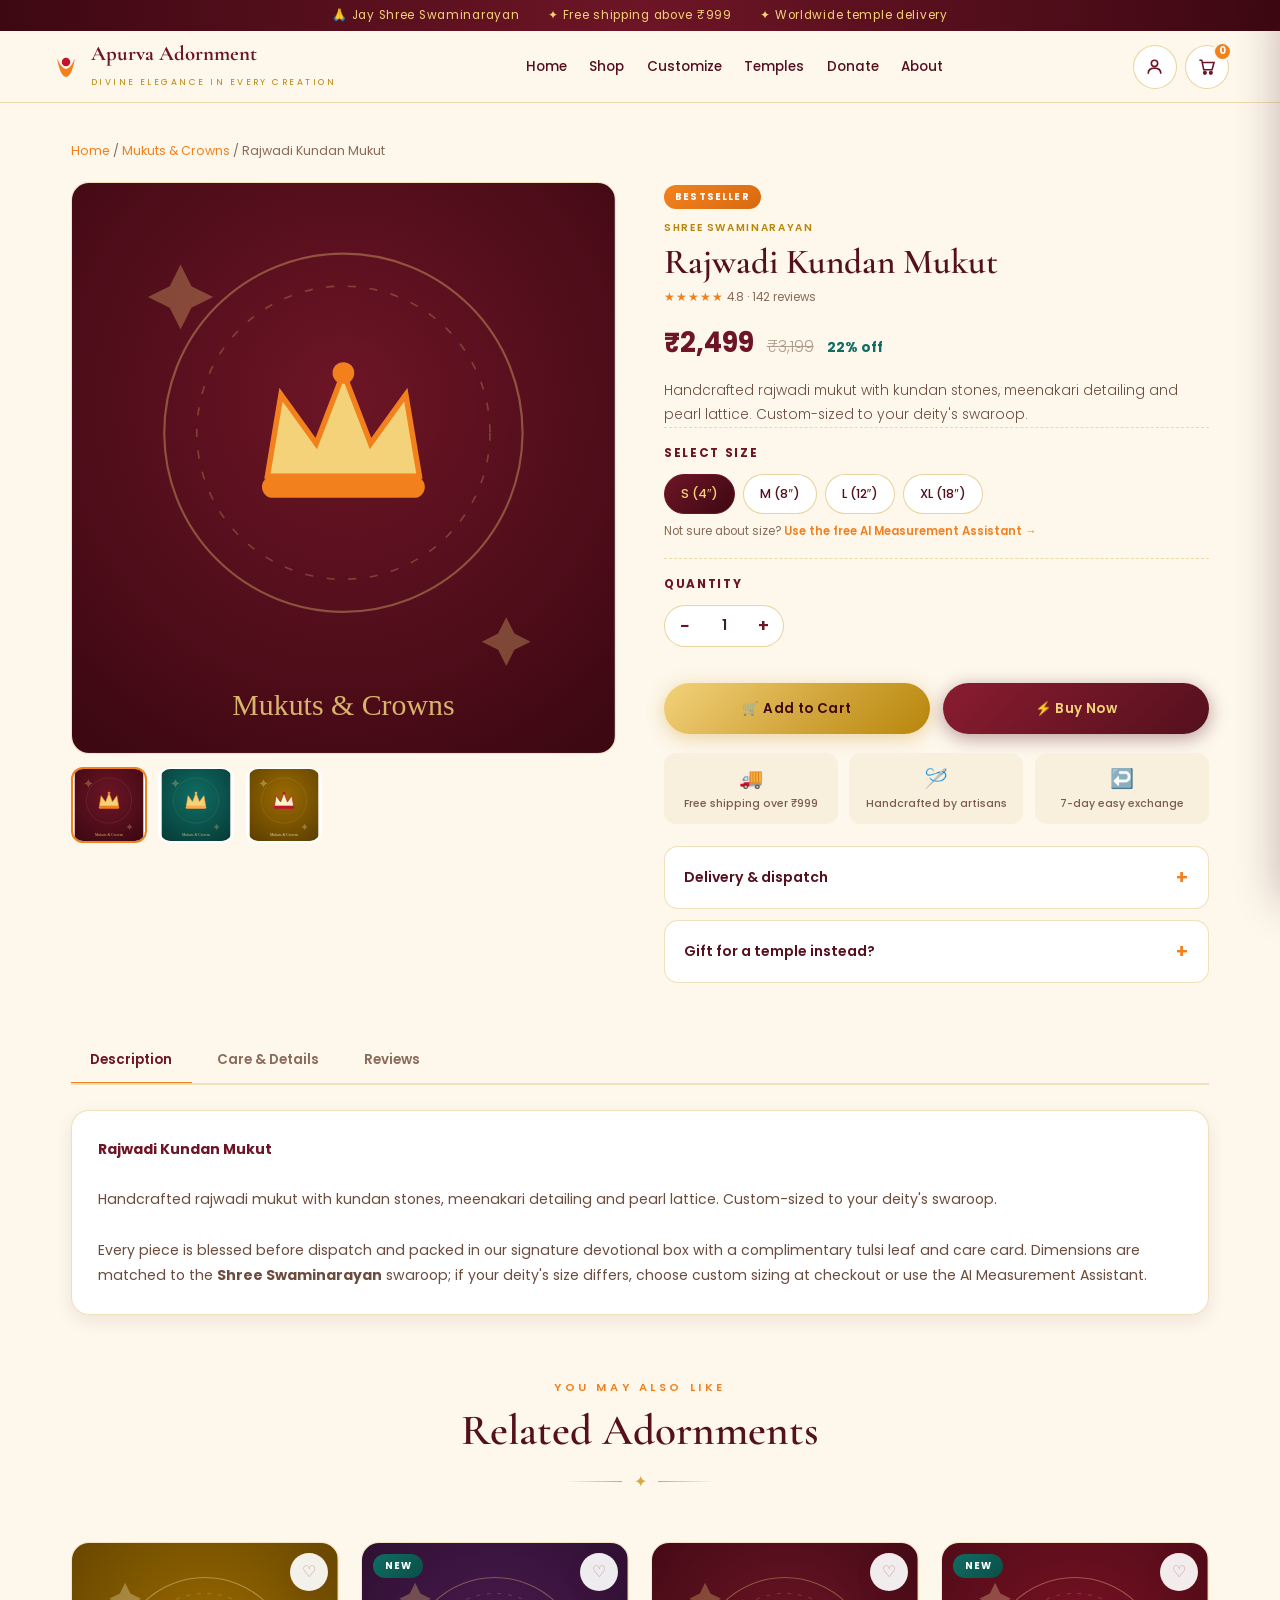
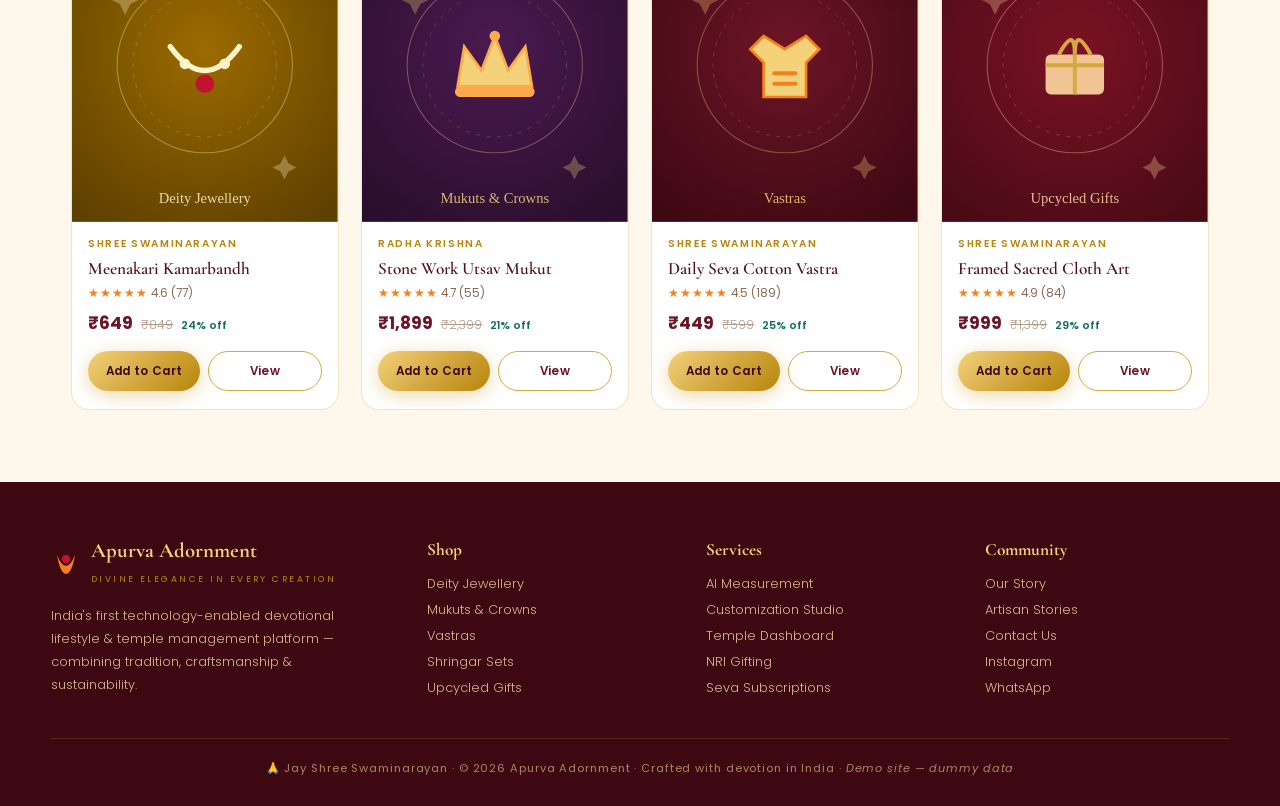
<file: product.html>
<!DOCTYPE html>
<html lang="en">
<head>
<meta charset="UTF-8">
<meta name="viewport" content="width=device-width, initial-scale=1.0">
<title>Product — Apurva Adornment</title>
<link rel="preconnect" href="https://fonts.googleapis.com">
<link rel="preconnect" href="https://fonts.gstatic.com" crossorigin>
<link href="https://fonts.googleapis.com/css2?family=Cormorant+Garamond:ital,wght@0,400;0,500;0,600;0,700;1,500&family=Poppins:wght@300;400;500;600;700&family=Tiro+Devanagari+Sanskrit&display=swap" rel="stylesheet">
<link rel="stylesheet" href="css/style.css">
</head>
<body>
<div id="site-header"></div>

<main id="main">
<section style="padding-top:2.4rem">
  <div class="container">
    <p class="result-count" id="crumbs" style="margin-bottom:1.4rem"></p>
    <div class="pdp" id="pdp"></div>

    <div style="margin-top:3.5rem">
      <div class="tabs" id="tabs" role="tablist">
        <button class="tab on" data-tab="t-desc" role="tab">Description</button>
        <button class="tab" data-tab="t-care" role="tab">Care & Details</button>
        <button class="tab" data-tab="t-rev" role="tab">Reviews</button>
      </div>
      <div id="t-desc" class="card" style="line-height:1.8;font-size:.88rem;color:#6b4c3d"></div>
      <div id="t-care" class="card" style="display:none;line-height:1.8;font-size:.88rem;color:#6b4c3d">
        <b style="color:var(--maroon-800)">Care instructions</b><br>
        • Keep away from water, perfume and sindoor stains.<br>
        • Store in the provided soft pouch after each seva.<br>
        • Clean gently with a dry muslin cloth.<br><br>
        <b style="color:var(--maroon-800)">Craft details</b><br>
        • Handcrafted by our women artisan collective in Gujarat.<br>
        • Made-to-order sizes available via the <a href="customize.html" style="color:var(--saffron)">Customization Studio</a>.<br>
        • Dispatch in 3–5 working days; custom pieces in 7–10 days.
      </div>
      <div id="t-rev" style="display:none"></div>
    </div>

    <div class="sec-head reveal" style="margin-top:4rem">
      <div class="sec-kicker">You May Also Like</div>
      <h2>Related Adornments</h2>
      <div class="divider">✦</div>
    </div>
    <div class="prod-grid" id="related"></div>
  </div>
</section>
</main>

<div id="site-footer"></div>
<script src="js/data.js"></script>
<script src="js/main.js"></script>
<script>
function pageInit(){
  const id = +qs.get("id") || 1;
  const p = PRODUCTS.find(x=>x.id===id) || PRODUCTS[0];
  document.title = p.name + " — Apurva Adornment";
  const off = Math.round((1-p.price/p.old)*100);
  let selSize = p.sizes[0], qty = 1;

  document.getElementById("crumbs").innerHTML =
    `<a href="index.html" style="color:var(--saffron)">Home</a> / <a href="shop.html?cat=${p.cat}" style="color:var(--saffron)">${CATEGORIES[p.cat]}</a> / ${p.name}`;

  /* thumbnails = same art with theme variations */
  const variants = [p.theme, (p.theme+2)%6, (p.theme+4)%6];
  document.getElementById("pdp").innerHTML = `
    <div class="pdp-gallery">
      <div class="pdp-main" id="main-art">${productArt(p,"main")}</div>
      <div class="pdp-thumbs">
        ${variants.map((t,i)=>`<button class="pdp-thumb ${i===0?"on":""}" data-t="${t}" aria-label="View ${i+1}">${productArt({...p,theme:t},"th"+i)}</button>`).join("")}
      </div>
    </div>
    <div class="pdp-info">
      ${p.badge?`<span class="prod-badge ${p.badge==="New"?"new":p.badge==="Festival"?"fest":""}" style="position:static;display:inline-block;margin-bottom:.7rem">${p.badge}</span>`:""}
      <span class="prod-deity" style="display:block;margin-bottom:.3rem">${p.deity}</span>
      <h1>${p.name}</h1>
      <span class="prod-rating"><span class="stars">${stars(p.rating)}</span> ${p.rating} · ${p.reviews} reviews</span>
      <div class="pdp-price"><b>${fmt(p.price)}</b><s>${fmt(p.old)}</s><span class="off">${off}% off</span></div>
      <p style="font-size:.86rem;color:#6b4c3d;line-height:1.75;font-weight:300">${p.desc}</p>

      <div class="pdp-sec">
        <b>Select Size</b>
        <div class="chips" id="sizes">
          ${p.sizes.map((s,i)=>`<button class="chip ${i===0?"on":""}" data-s="${s}">${s}</button>`).join("")}
        </div>
        <small style="display:block;margin-top:.6rem;color:var(--muted);font-size:.72rem">
          Not sure about size? <a href="customize.html" style="color:var(--saffron);font-weight:600">Use the free AI Measurement Assistant →</a>
        </small>
      </div>

      <div class="pdp-sec">
        <b>Quantity</b>
        <div class="qty">
          <button id="q-minus" aria-label="Decrease">−</button><span id="q-val">1</span><button id="q-plus" aria-label="Increase">+</button>
        </div>
      </div>

      <div class="pdp-ctas">
        <button class="btn btn-gold" id="add-btn">🛒 Add to Cart</button>
        <button class="btn btn-maroon" id="buy-btn">⚡ Buy Now</button>
      </div>

      <div class="trust-row">
        <div class="trust"><span>🚚</span>Free shipping over ₹999</div>
        <div class="trust"><span>🪡</span>Handcrafted by artisans</div>
        <div class="trust"><span>↩️</span>7-day easy exchange</div>
      </div>

      <div style="margin-top:1.4rem">
        <div class="accordion"><button class="acc-head">Delivery & dispatch</button>
          <div class="acc-body"><div>Ready sizes dispatch in 3–5 working days. Custom-sized pieces take 7–10 days. Worldwide shipping to USA, UK, Canada, Australia, UAE & Singapore.</div></div></div>
        <div class="accordion"><button class="acc-head">Gift for a temple instead?</button>
          <div class="acc-body"><div>You can sponsor this item for a temple through our <a href="donate.html" style="color:var(--saffron)">Donation portal</a> — we deliver it, and you receive photos plus a blessing certificate.</div></div></div>
      </div>
    </div>`;

  document.getElementById("t-desc").innerHTML =
    `<b style="color:var(--maroon-800)">${p.name}</b><br><br>${p.desc}<br><br>
     Every piece is blessed before dispatch and packed in our signature devotional box with a complimentary tulsi leaf and care card.
     Dimensions are matched to the <b>${p.deity}</b> swaroop; if your deity's size differs, choose custom sizing at checkout or use the AI Measurement Assistant.`;

  /* dummy reviews */
  const reviews = [
    ["Priya Patel","Ahmedabad",5,"Absolutely divine quality! The size for my 12-inch Thakorji was perfect. Packaging felt like a gift from the mandir itself. 🙏"],
    ["Raj Shah","New Jersey, USA",5,"Ordered for Janmashtami from the US — arrived in 6 days with a blessing certificate. My mother was in tears. Highly recommend."],
    ["Meera Joshi","Vadodara",4,"Beautiful handwork. One stone was slightly loose but support replaced it within a week. Great seva-bhaav from the team."]
  ];
  document.getElementById("t-rev").innerHTML = reviews.map(r=>`
    <div class="card" style="margin-bottom:.8rem">
      <div style="display:flex;justify-content:space-between;flex-wrap:wrap;gap:.4rem">
        <b style="color:var(--maroon-800)">${r[0]}</b>
        <span class="prod-rating"><span class="stars">${stars(r[2])}</span></span>
      </div>
      <small style="color:var(--muted)">${r[1]} · Verified buyer</small>
      <p style="font-size:.84rem;color:#6b4c3d;margin-top:.5rem;line-height:1.7">${r[3]}</p>
    </div>`).join("");

  /* interactions */
  $$("#sizes .chip").forEach(c=>c.onclick=()=>{ $$("#sizes .chip").forEach(x=>x.classList.remove("on")); c.classList.add("on"); selSize=c.dataset.s; });
  const qv = document.getElementById("q-val");
  document.getElementById("q-minus").onclick = ()=>{ if(qty>1) qv.textContent = --qty; };
  document.getElementById("q-plus").onclick = ()=>{ if(qty<10) qv.textContent = ++qty; };
  document.getElementById("add-btn").onclick = ()=> addToCart(p.id, selSize, qty);
  document.getElementById("buy-btn").onclick = ()=>{ addToCart(p.id, selSize, qty); location.href="cart.html"; };

  $$(".pdp-thumb").forEach(t=>t.onclick=()=>{
    $$(".pdp-thumb").forEach(x=>x.classList.remove("on")); t.classList.add("on");
    document.getElementById("main-art").innerHTML = productArt({...p,theme:+t.dataset.t},"main2");
  });

  /* tabs */
  $$("#tabs .tab").forEach(t=>t.onclick=()=>{
    $$("#tabs .tab").forEach(x=>x.classList.remove("on")); t.classList.add("on");
    ["t-desc","t-care","t-rev"].forEach(id=>document.getElementById(id).style.display = id===t.dataset.tab?"block":"none");
  });

  /* related: same deity or category */
  const rel = PRODUCTS.filter(x=>x.id!==p.id && (x.deity===p.deity || x.cat===p.cat)).slice(0,4);
  document.getElementById("related").innerHTML = rel.map(cardHTML).join("");
}
</script>
</body>
</html>
</file>
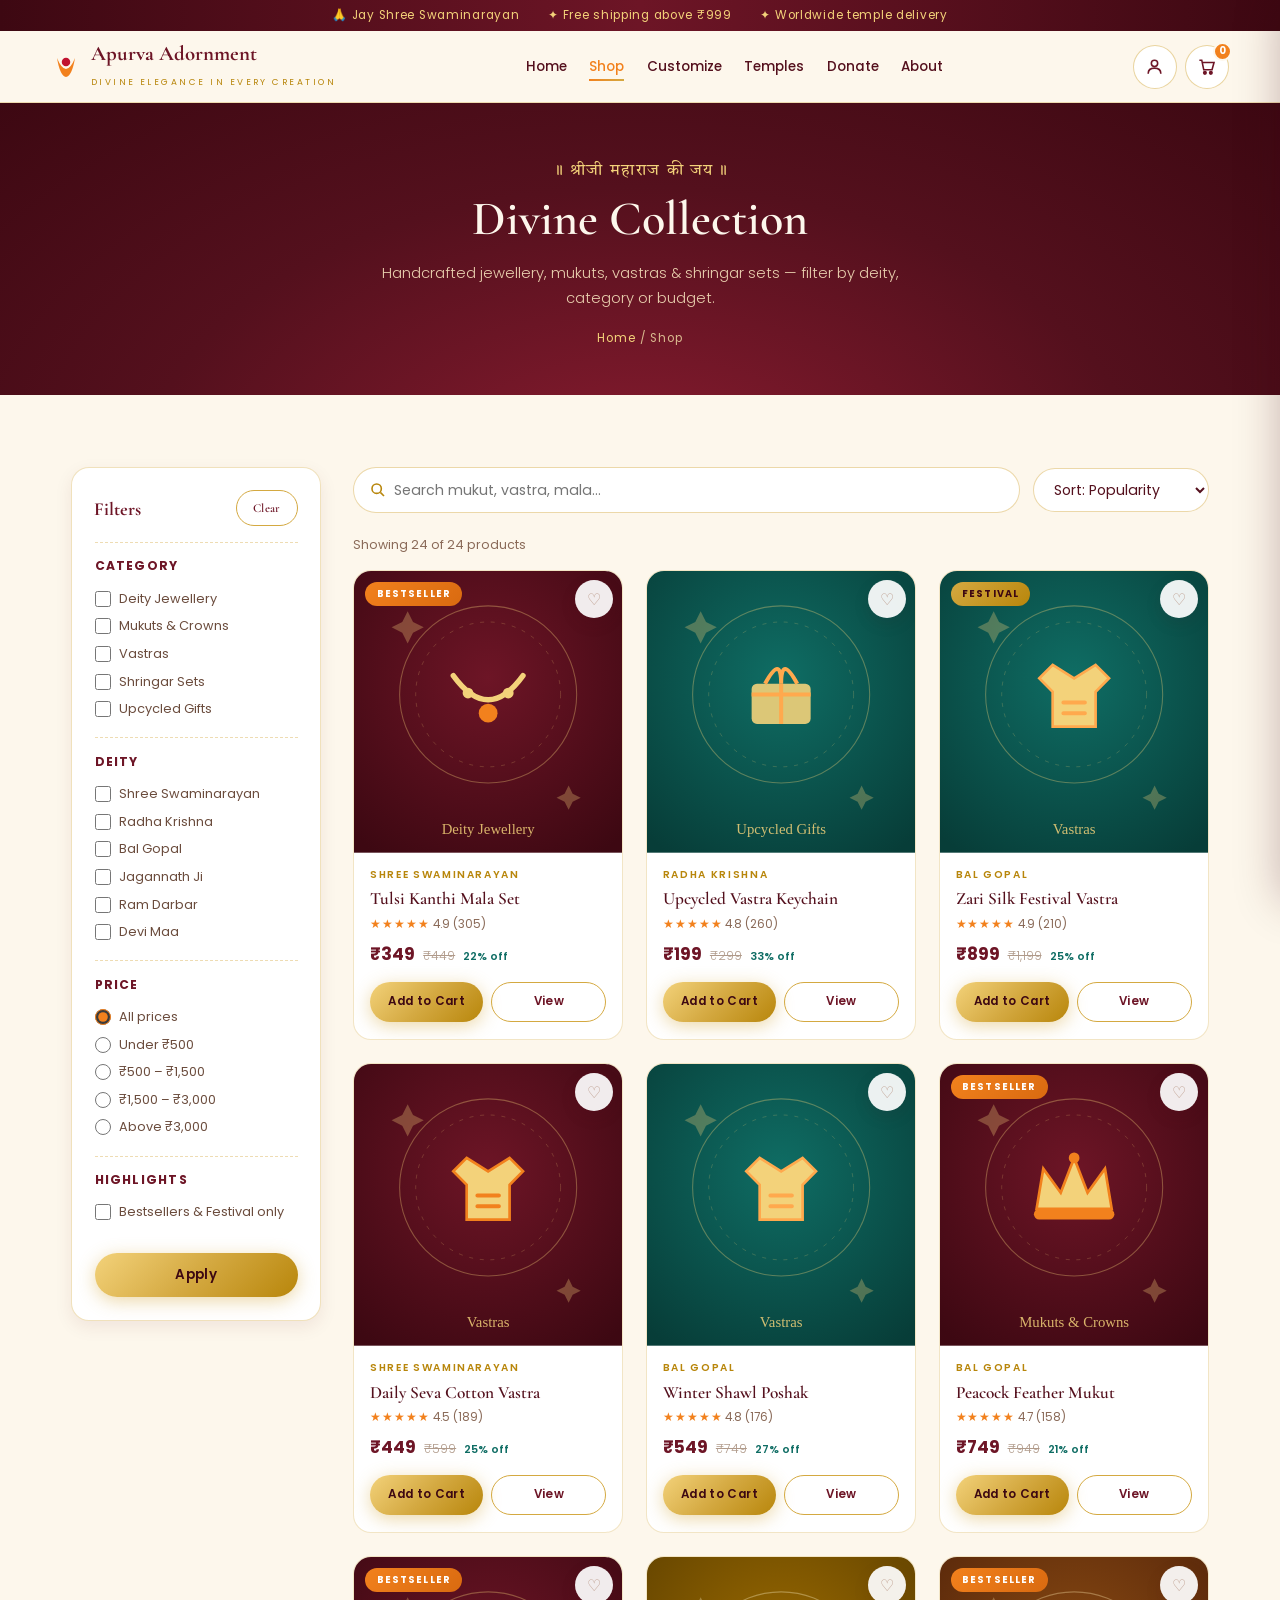
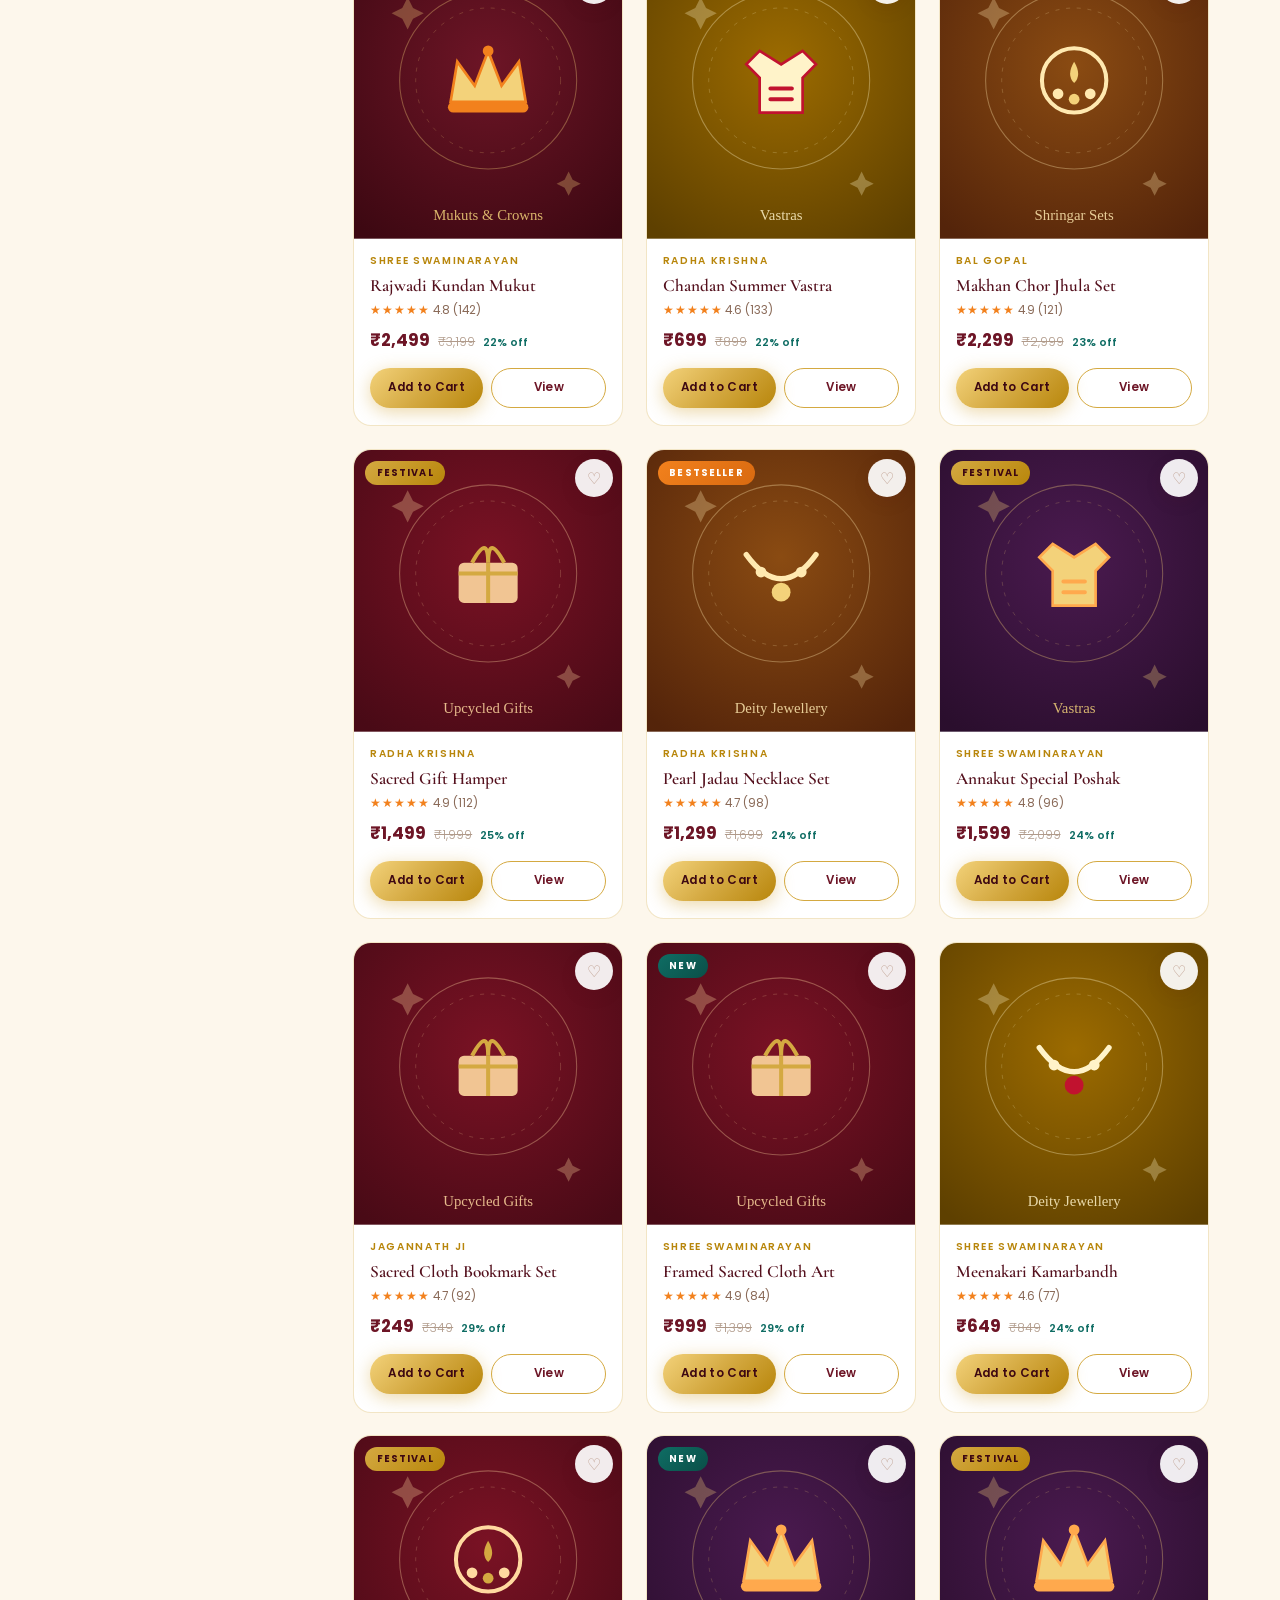
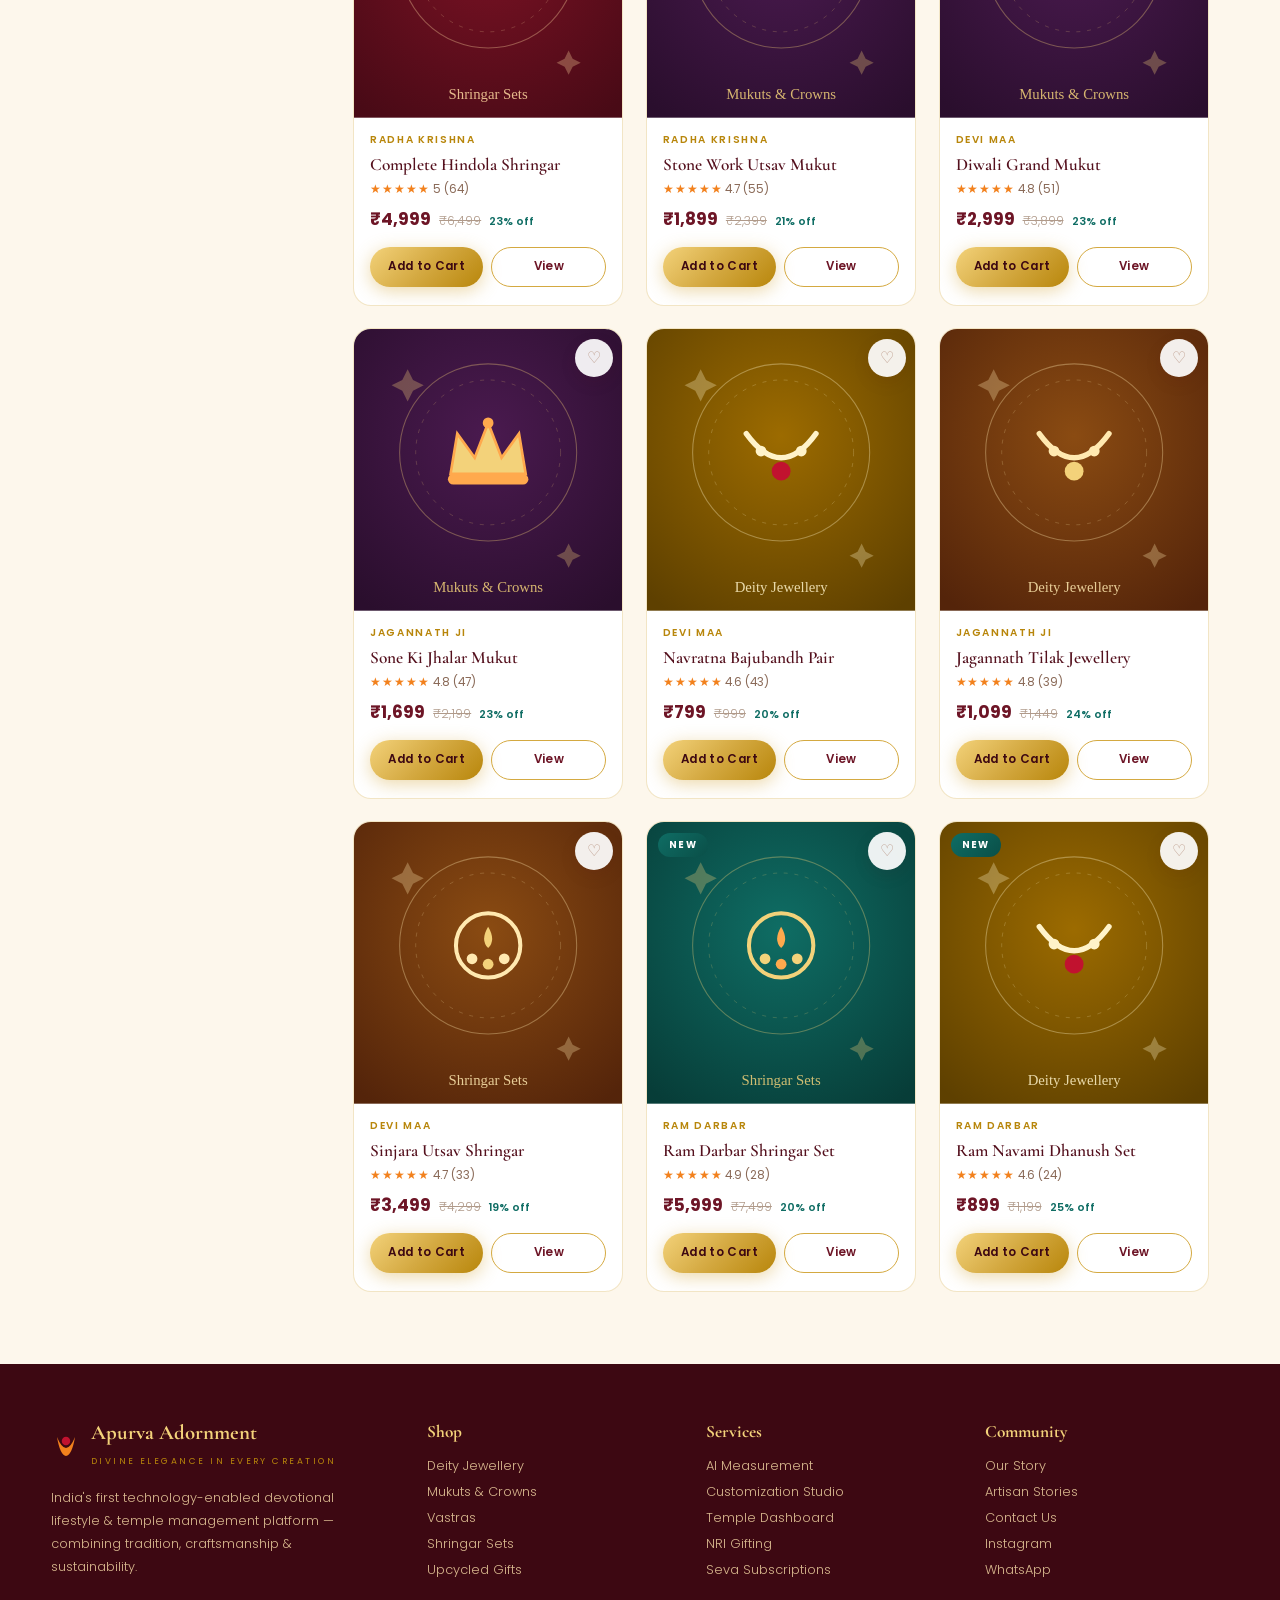
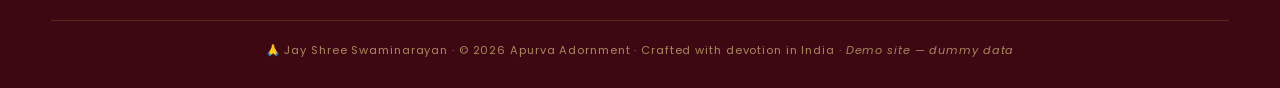
<file: shop.html>
<!DOCTYPE html>
<html lang="en">
<head>
<meta charset="UTF-8">
<meta name="viewport" content="width=device-width, initial-scale=1.0">
<title>Shop — Apurva Adornment</title>
<link rel="preconnect" href="https://fonts.googleapis.com">
<link rel="preconnect" href="https://fonts.gstatic.com" crossorigin>
<link href="https://fonts.googleapis.com/css2?family=Cormorant+Garamond:ital,wght@0,400;0,500;0,600;0,700;1,500&family=Poppins:wght@300;400;500;600;700&family=Tiro+Devanagari+Sanskrit&display=swap" rel="stylesheet">
<link rel="stylesheet" href="css/style.css">
</head>
<body>
<div id="site-header"></div>

<main id="main">
<div class="page-hero">
  <div class="hero-dev">॥ श्रीजी महाराज की जय ॥</div>
  <h1>Divine Collection</h1>
  <p>Handcrafted jewellery, mukuts, vastras & shringar sets — filter by deity, category or budget.</p>
  <div class="crumbs"><a href="index.html">Home</a> / Shop</div>
</div>

<section>
  <div class="container">
    <button class="btn btn-maroon filters-toggle" id="open-filters">⚙ Filters &amp; Categories</button>
    <div class="shop-layout">

      <!-- filters -->
      <aside class="filters" id="filters" aria-label="Product filters">
        <h3>Filters <button class="btn btn-sm btn-outline" id="clear-filters" type="button">Clear</button></h3>
        <div class="f-group">
          <b>Category</b>
          <div id="f-cats"></div>
        </div>
        <div class="f-group">
          <b>Deity</b>
          <div id="f-deities"></div>
        </div>
        <div class="f-group">
          <b>Price</b>
          <label class="f-opt"><input type="radio" name="price" value="all" checked> All prices</label>
          <label class="f-opt"><input type="radio" name="price" value="0-500"> Under ₹500</label>
          <label class="f-opt"><input type="radio" name="price" value="500-1500"> ₹500 – ₹1,500</label>
          <label class="f-opt"><input type="radio" name="price" value="1500-3000"> ₹1,500 – ₹3,000</label>
          <label class="f-opt"><input type="radio" name="price" value="3000-99999"> Above ₹3,000</label>
        </div>
        <div class="f-group">
          <b>Highlights</b>
          <label class="f-opt"><input type="checkbox" id="f-badged"> Bestsellers &amp; Festival only</label>
        </div>
        <button class="btn btn-gold btn-block" id="apply-filters" style="margin-top:.8rem">Apply</button>
      </aside>

      <!-- results -->
      <div>
        <div class="shop-toolbar">
          <div class="search-box">
            <svg width="16" height="16" viewBox="0 0 24 24" fill="none" stroke="#b8860b" stroke-width="2.4"><circle cx="10" cy="10" r="7"/><path d="M15.5 15.5 L21 21"/></svg>
            <input type="search" id="q" placeholder="Search mukut, vastra, mala…" aria-label="Search products">
          </div>
          <select class="sort-sel" id="sort" aria-label="Sort products">
            <option value="pop">Sort: Popularity</option>
            <option value="plow">Price: Low → High</option>
            <option value="phigh">Price: High → Low</option>
            <option value="rating">Rating</option>
          </select>
        </div>
        <p class="result-count" id="count" style="margin-bottom:1rem"></p>
        <div class="prod-grid" id="grid"></div>
        <div class="empty" id="none" style="display:none">
          <div class="big">🪷</div>
          <p><b>No products match these filters.</b><br>Try clearing a filter or two.</p>
        </div>
      </div>
    </div>
  </div>
</section>
</main>

<div id="site-footer"></div>
<script src="js/data.js"></script>
<script src="js/main.js"></script>
<script>
function pageInit(){
  /* build filter options */
  document.getElementById("f-cats").innerHTML = Object.entries(CATEGORIES).map(([k,v]) =>
    `<label class="f-opt"><input type="checkbox" name="cat" value="${k}"> ${v}</label>`).join("");
  document.getElementById("f-deities").innerHTML = DEITIES.map(d =>
    `<label class="f-opt"><input type="checkbox" name="deity" value="${d}"> ${d}</label>`).join("");

  /* pre-select from URL (?cat= / ?deity=) */
  const urlCat = qs.get("cat"), urlDeity = qs.get("deity");
  if(urlCat){ const el = document.querySelector(`input[name=cat][value="${urlCat}"]`); if(el) el.checked = true; }
  if(urlDeity){ const el = document.querySelector(`input[name=deity][value="${urlDeity}"]`); if(el) el.checked = true; }

  const grid = document.getElementById("grid"), none = document.getElementById("none"), count = document.getElementById("count");

  function apply(){
    const cats = $$("input[name=cat]:checked").map(i=>i.value);
    const deities = $$("input[name=deity]:checked").map(i=>i.value);
    const price = document.querySelector("input[name=price]:checked").value;
    const badged = document.getElementById("f-badged").checked;
    const q = document.getElementById("q").value.trim().toLowerCase();
    const sort = document.getElementById("sort").value;

    let list = PRODUCTS.filter(p=>{
      if(cats.length && !cats.includes(p.cat)) return false;
      if(deities.length && !deities.includes(p.deity)) return false;
      if(price !== "all"){ const [lo,hi] = price.split("-").map(Number); if(p.price < lo || p.price > hi) return false; }
      if(badged && !p.badge) return false;
      if(q && !(p.name+" "+p.deity+" "+CATEGORIES[p.cat]).toLowerCase().includes(q)) return false;
      return true;
    });

    if(sort==="plow") list.sort((a,b)=>a.price-b.price);
    else if(sort==="phigh") list.sort((a,b)=>b.price-a.price);
    else if(sort==="rating") list.sort((a,b)=>b.rating-a.rating);
    else list.sort((a,b)=>b.reviews-a.reviews);

    grid.innerHTML = list.map(cardHTML).join("");
    none.style.display = list.length ? "none" : "block";
    count.textContent = `Showing ${list.length} of ${PRODUCTS.length} products`;
    $$("#grid .reveal").forEach(el=>el.classList.add("on"));
    closeFilters();
  }

  /* mobile filter sheet */
  const filters = document.getElementById("filters");
  function closeFilters(){ if(window.innerWidth<=900) filters.classList.remove("open"); }
  document.getElementById("open-filters").onclick = ()=> filters.classList.toggle("open");
  document.getElementById("apply-filters").onclick = apply;
  document.getElementById("clear-filters").onclick = ()=>{
    $$("#filters input[type=checkbox]").forEach(i=>i.checked=false);
    document.querySelector("input[name=price][value=all]").checked = true;
    apply();
  };
  document.getElementById("q").addEventListener("input", apply);
  document.getElementById("sort").addEventListener("change", apply);
  $$("#filters input").forEach(i=>i.addEventListener("change", ()=>{ if(window.innerWidth>900) apply(); }));

  apply();
}
</script>
</body>
</html>
</file>
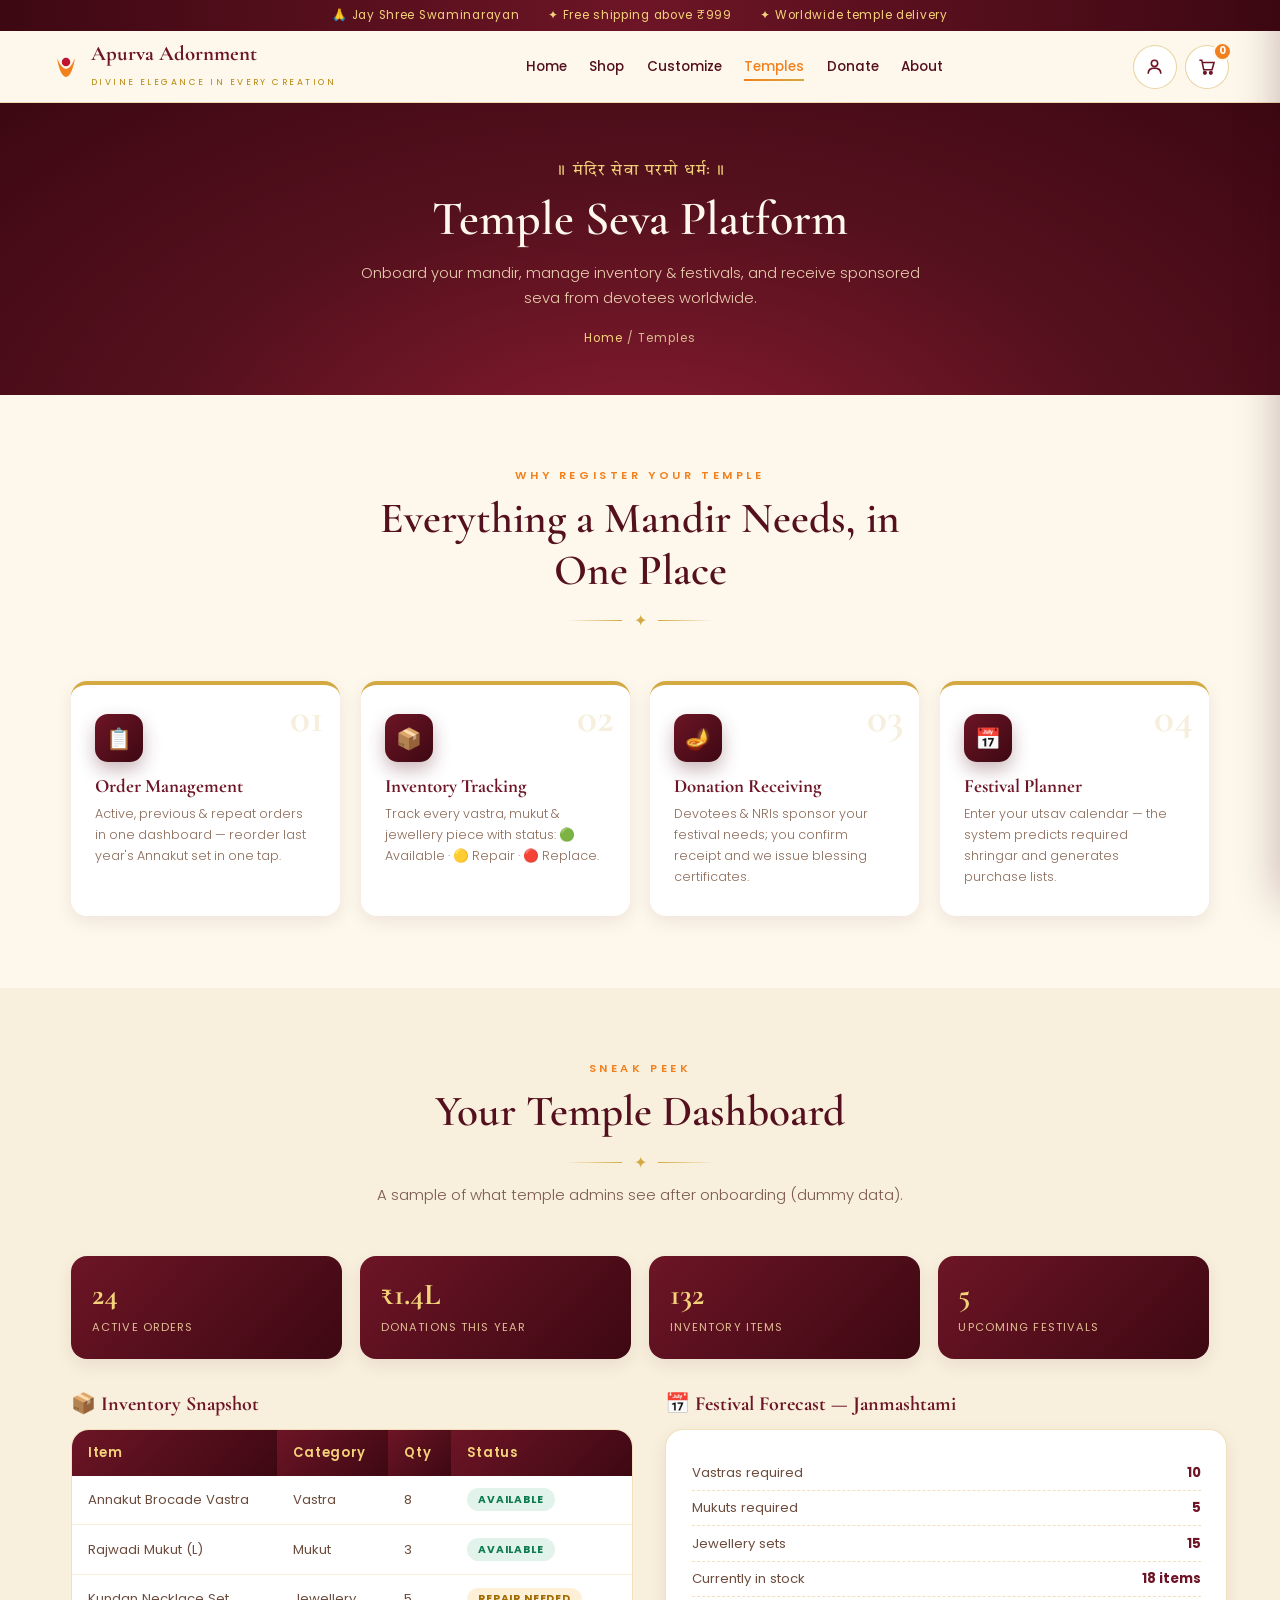
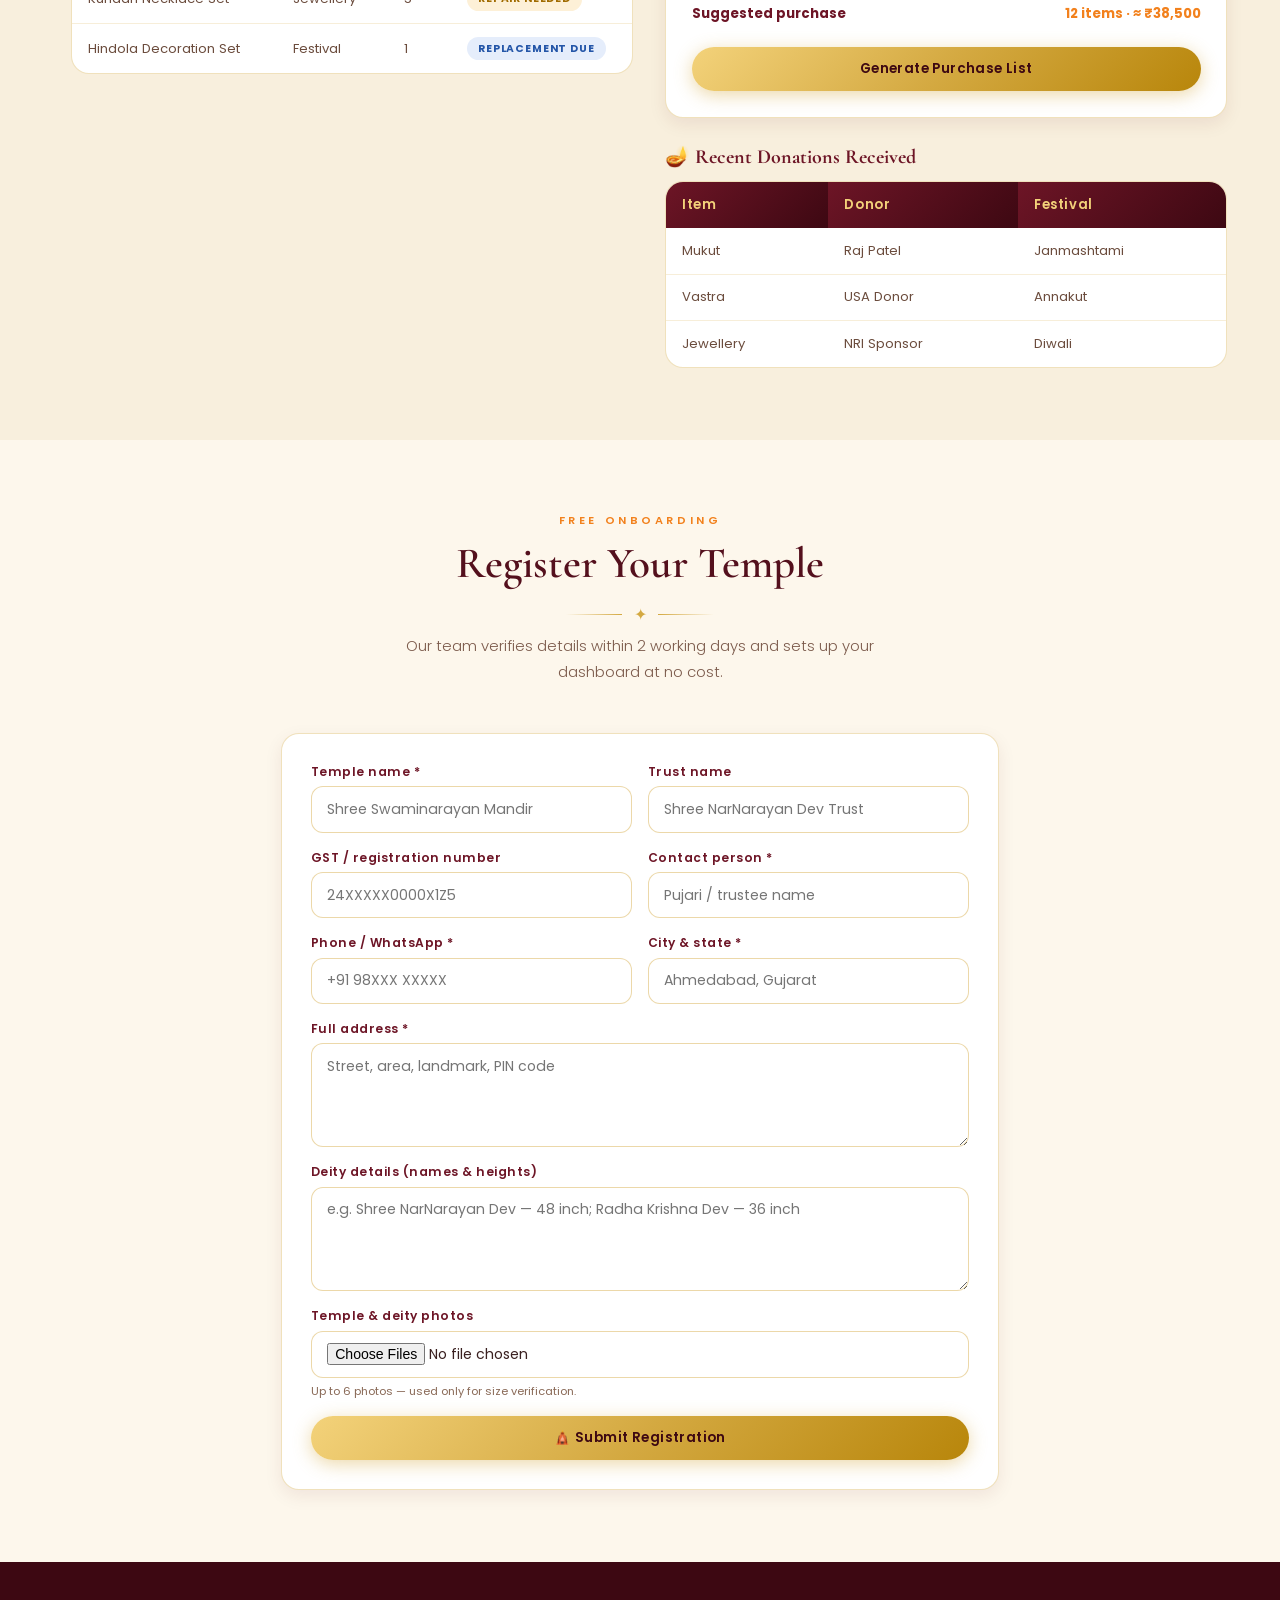
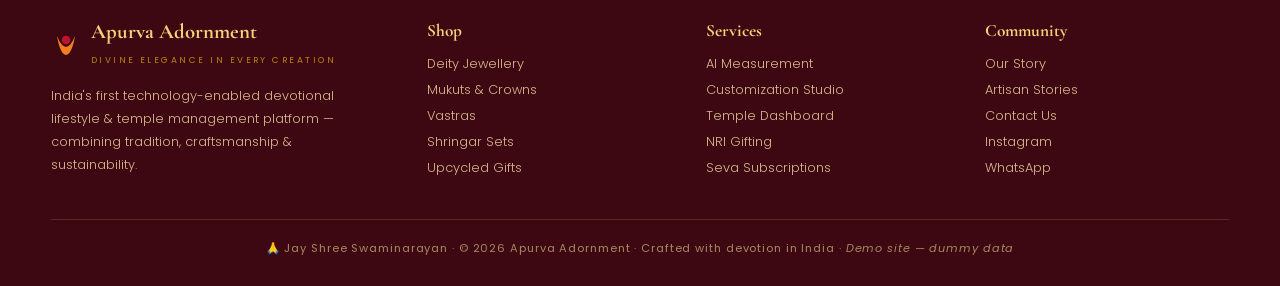
<file: temples.html>
<!DOCTYPE html>
<html lang="en">
<head>
<meta charset="UTF-8">
<meta name="viewport" content="width=device-width, initial-scale=1.0">
<title>Temple Services — Apurva Adornment</title>
<link rel="preconnect" href="https://fonts.googleapis.com">
<link rel="preconnect" href="https://fonts.gstatic.com" crossorigin>
<link href="https://fonts.googleapis.com/css2?family=Cormorant+Garamond:ital,wght@0,400;0,500;0,600;0,700;1,500&family=Poppins:wght@300;400;500;600;700&family=Tiro+Devanagari+Sanskrit&display=swap" rel="stylesheet">
<link rel="stylesheet" href="css/style.css">
</head>
<body>
<div id="site-header"></div>

<main id="main">
<div class="page-hero">
  <div class="hero-dev">॥ मंदिर सेवा परमो धर्मः ॥</div>
  <h1>Temple Seva Platform</h1>
  <p>Onboard your mandir, manage inventory & festivals, and receive sponsored seva from devotees worldwide.</p>
  <div class="crumbs"><a href="index.html">Home</a> / Temples</div>
</div>

<!-- benefits -->
<section>
  <div class="sec-head reveal">
    <div class="sec-kicker">Why Register Your Temple</div>
    <h2>Everything a Mandir Needs, in One Place</h2>
    <div class="divider">✦</div>
  </div>
  <div class="container">
    <div class="seva-grid">
      <div class="seva-card reveal"><span class="num">01</span>
        <div class="seva-ic"><span style="font-size:1.3rem">📋</span></div>
        <h3>Order Management</h3><p>Active, previous & repeat orders in one dashboard — reorder last year's Annakut set in one tap.</p></div>
      <div class="seva-card reveal"><span class="num">02</span>
        <div class="seva-ic"><span style="font-size:1.3rem">📦</span></div>
        <h3>Inventory Tracking</h3><p>Track every vastra, mukut & jewellery piece with status: 🟢 Available · 🟡 Repair · 🔴 Replace.</p></div>
      <div class="seva-card reveal"><span class="num">03</span>
        <div class="seva-ic"><span style="font-size:1.3rem">🪔</span></div>
        <h3>Donation Receiving</h3><p>Devotees & NRIs sponsor your festival needs; you confirm receipt and we issue blessing certificates.</p></div>
      <div class="seva-card reveal"><span class="num">04</span>
        <div class="seva-ic"><span style="font-size:1.3rem">📅</span></div>
        <h3>Festival Planner</h3><p>Enter your utsav calendar — the system predicts required shringar and generates purchase lists.</p></div>
    </div>
  </div>
</section>

<!-- dashboard preview -->
<section class="plans-bg" id="planner">
  <div class="sec-head reveal">
    <div class="sec-kicker">Sneak Peek</div>
    <h2>Your Temple Dashboard</h2>
    <div class="divider">✦</div>
    <p>A sample of what temple admins see after onboarding (dummy data).</p>
  </div>
  <div class="container">
    <div class="dash-grid reveal">
      <div class="dash-stat"><b>24</b><span>Active Orders</span></div>
      <div class="dash-stat"><b>₹1.4L</b><span>Donations This Year</span></div>
      <div class="dash-stat"><b>132</b><span>Inventory Items</span></div>
      <div class="dash-stat"><b>5</b><span>Upcoming Festivals</span></div>
    </div>
    <div class="grid-2">
      <div class="reveal">
        <h3 style="color:var(--maroon-800);font-size:1.25rem;margin-bottom:.8rem">📦 Inventory Snapshot</h3>
        <div class="table-wrap">
          <table class="nice">
            <thead><tr><th>Item</th><th>Category</th><th>Qty</th><th>Status</th></tr></thead>
            <tbody>
              <tr><td>Annakut Brocade Vastra</td><td>Vastra</td><td>8</td><td><span class="pill ok">Available</span></td></tr>
              <tr><td>Rajwadi Mukut (L)</td><td>Mukut</td><td>3</td><td><span class="pill ok">Available</span></td></tr>
              <tr><td>Kundan Necklace Set</td><td>Jewellery</td><td>5</td><td><span class="pill warn">Repair Needed</span></td></tr>
              <tr><td>Hindola Decoration Set</td><td>Festival</td><td>1</td><td><span class="pill info">Replacement Due</span></td></tr>
            </tbody>
          </table>
        </div>
      </div>
      <div class="reveal">
        <h3 style="color:var(--maroon-800);font-size:1.25rem;margin-bottom:.8rem">📅 Festival Forecast — Janmashtami</h3>
        <div class="card">
          <div class="sum-row"><span>Vastras required</span><b>10</b></div>
          <div class="sum-row"><span>Mukuts required</span><b>5</b></div>
          <div class="sum-row"><span>Jewellery sets</span><b>15</b></div>
          <div class="sum-row"><span>Currently in stock</span><b>18 items</b></div>
          <div class="sum-row" style="border-bottom:none"><span><b>Suggested purchase</b></span><b style="color:var(--saffron)">12 items · ≈ ₹38,500</b></div>
          <button class="btn btn-gold btn-block" style="margin-top:1rem" onclick="toast('🛕 Demo: purchase list would be generated & sent for approval')">Generate Purchase List</button>
        </div>
        <h3 style="color:var(--maroon-800);font-size:1.25rem;margin:1.6rem 0 .8rem">🪔 Recent Donations Received</h3>
        <div class="table-wrap">
          <table class="nice">
            <thead><tr><th>Item</th><th>Donor</th><th>Festival</th></tr></thead>
            <tbody>
              <tr><td>Mukut</td><td>Raj Patel</td><td>Janmashtami</td></tr>
              <tr><td>Vastra</td><td>USA Donor</td><td>Annakut</td></tr>
              <tr><td>Jewellery</td><td>NRI Sponsor</td><td>Diwali</td></tr>
            </tbody>
          </table>
        </div>
      </div>
    </div>
  </div>
</section>

<!-- registration -->
<section id="register">
  <div class="sec-head reveal">
    <div class="sec-kicker">Free Onboarding</div>
    <h2>Register Your Temple</h2>
    <div class="divider">✦</div>
    <p>Our team verifies details within 2 working days and sets up your dashboard at no cost.</p>
  </div>
  <div class="container" style="max-width:820px">
    <form class="form-card reveal" id="temple-form">
      <div class="form-row">
        <div class="field"><label for="t-name">Temple name *</label><input id="t-name" required placeholder="Shree Swaminarayan Mandir"></div>
        <div class="field"><label for="t-trust">Trust name</label><input id="t-trust" placeholder="Shree NarNarayan Dev Trust"></div>
      </div>
      <div class="form-row">
        <div class="field"><label for="t-gst">GST / registration number</label><input id="t-gst" placeholder="24XXXXX0000X1Z5"></div>
        <div class="field"><label for="t-person">Contact person *</label><input id="t-person" required placeholder="Pujari / trustee name"></div>
      </div>
      <div class="form-row">
        <div class="field"><label for="t-phone">Phone / WhatsApp *</label><input id="t-phone" type="tel" inputmode="tel" required placeholder="+91 98XXX XXXXX"></div>
        <div class="field"><label for="t-city">City & state *</label><input id="t-city" required placeholder="Ahmedabad, Gujarat"></div>
      </div>
      <div class="field"><label for="t-address">Full address *</label><textarea id="t-address" required placeholder="Street, area, landmark, PIN code"></textarea></div>
      <div class="field"><label for="t-deities">Deity details (names & heights)</label><textarea id="t-deities" placeholder="e.g. Shree NarNarayan Dev — 48 inch; Radha Krishna Dev — 36 inch"></textarea></div>
      <div class="field"><label for="t-photos">Temple & deity photos</label><input id="t-photos" type="file" multiple accept="image/*"><small>Up to 6 photos — used only for size verification.</small></div>
      <button class="btn btn-gold btn-block" type="submit">🛕 Submit Registration</button>
      <p id="t-done" style="display:none;color:var(--teal);font-weight:600;text-align:center;margin-top:1rem">✅ Received! Our seva team will call you within 2 working days. (Demo)</p>
    </form>
  </div>
</section>
</main>

<div id="site-footer"></div>
<script src="js/data.js"></script>
<script src="js/main.js"></script>
<script>
function pageInit(){
  document.getElementById("temple-form").addEventListener("submit", e=>{
    e.preventDefault();
    document.getElementById("t-done").style.display="block";
    toast("🛕 Registration submitted (demo)");
    e.target.reset();
  });
}
</script>
</body>
</html>
</file>
<file: css/style.css>
/* ============================================================
   APURVA ADORNMENT — shared stylesheet
   Palette: maroon / saffron / gold / cream (Swaminarayan theme)
   ============================================================ */
:root{
  --maroon-950:#3d0812;
  --maroon-900:#54101d;
  --maroon-800:#6d1526;
  --maroon-700:#8a1c30;
  --saffron:#f2811d;
  --saffron-light:#ffa94d;
  --gold:#d4a941;
  --gold-light:#f3d27a;
  --gold-deep:#b8860b;
  --cream:#fdf7ec;
  --cream-2:#f8efdd;
  --ink:#3a2020;
  --muted:#8a6a58;
  --teal:#0f6d64;
  --red:#c1122f;
  --serif:'Cormorant Garamond',serif;
  --sans:'Poppins',sans-serif;
  --dev:'Tiro Devanagari Sanskrit',serif;
  --shadow-sm:0 6px 18px rgba(84,16,29,.08);
  --shadow-md:0 14px 34px rgba(84,16,29,.14);
  --radius:18px;
}
*{margin:0;padding:0;box-sizing:border-box}
html{scroll-behavior:smooth}
body{font-family:var(--sans);color:var(--ink);background:var(--cream);overflow-x:hidden;min-height:100vh;display:flex;flex-direction:column}
main{flex:1}
img,svg{max-width:100%}
a{text-decoration:none;color:inherit}
button{font-family:inherit;cursor:pointer}
input,select,textarea{font-family:inherit;font-size:.88rem}
h1,h2,h3{font-family:var(--serif)}

/* ---------- buttons ---------- */
.btn{
  display:inline-flex;align-items:center;justify-content:center;gap:.45rem;
  padding:.75rem 1.5rem;border-radius:100px;
  font-size:.84rem;font-weight:600;letter-spacing:.03em;
  border:none;transition:transform .22s,box-shadow .22s,background .22s;
  min-height:44px; /* touch target */
}
.btn:hover{transform:translateY(-2px)}
.btn:active{transform:translateY(0)}
.btn-gold{background:linear-gradient(135deg,var(--gold-light),var(--gold),var(--gold-deep));color:var(--maroon-950);box-shadow:0 4px 18px rgba(212,169,65,.45)}
.btn-outline{background:transparent;border:1.5px solid var(--gold);color:var(--maroon-800)}
.btn-outline:hover{background:rgba(212,169,65,.12)}
.btn-maroon{background:linear-gradient(135deg,var(--maroon-700),var(--maroon-900));color:var(--gold-light);box-shadow:0 4px 18px rgba(84,16,29,.4)}
.btn-ghost{background:rgba(253,247,236,.08);border:1.5px solid rgba(243,210,122,.55);color:var(--gold-light)}
.btn-ghost:hover{background:rgba(253,247,236,.16)}
.btn-sm{padding:.45rem 1rem;font-size:.76rem;min-height:36px}
.btn-block{width:100%}
.btn[disabled]{opacity:.5;cursor:not-allowed;transform:none}

/* ---------- top bar ---------- */
.topbar{
  background:linear-gradient(90deg,var(--maroon-950),var(--maroon-800),var(--maroon-950));
  color:var(--gold-light);font-size:.74rem;letter-spacing:.06em;
  text-align:center;padding:.45rem 1rem;
}
.topbar span{margin:0 .9rem;display:inline-block}
@media(max-width:640px){.topbar span:not(:first-child){display:none}}

/* ---------- nav ---------- */
.navbar{
  position:sticky;top:0;z-index:200;
  display:flex;align-items:center;justify-content:space-between;gap:1rem;
  padding:.65rem 4vw;
  background:rgba(253,247,236,.94);backdrop-filter:blur(12px);
  border-bottom:1px solid rgba(212,169,65,.35);
}
.brand{display:flex;align-items:center;gap:.6rem;flex:none}
.brand .tilak{width:30px;height:40px;flex:none}
.brand-name{font-family:var(--serif);font-size:1.3rem;font-weight:700;color:var(--maroon-800);line-height:1;white-space:nowrap}
.brand-tag{font-size:.55rem;letter-spacing:.28em;text-transform:uppercase;color:var(--gold-deep);white-space:nowrap}
.nav-links{display:flex;gap:1.4rem;list-style:none;font-size:.84rem;font-weight:500}
.nav-links a{position:relative;padding:.3rem 0;color:var(--maroon-900);transition:color .25s;white-space:nowrap}
.nav-links a::after{content:"";position:absolute;left:0;bottom:0;height:2px;width:0;background:linear-gradient(90deg,var(--saffron),var(--gold));transition:width .3s}
.nav-links a:hover,.nav-links a.active{color:var(--saffron)}
.nav-links a:hover::after,.nav-links a.active::after{width:100%}
.nav-actions{display:flex;gap:.5rem;align-items:center;flex:none}
.icon-btn{
  position:relative;width:44px;height:44px;border-radius:50%;border:1.5px solid rgba(212,169,65,.5);
  background:#fff;display:grid;place-items:center;transition:background .2s,transform .2s;
}
.icon-btn:hover{background:var(--cream-2);transform:translateY(-2px)}
.icon-btn .badge-dot{
  position:absolute;top:-4px;right:-4px;min-width:19px;height:19px;padding:0 4px;border-radius:10px;
  background:var(--saffron);color:#fff;font-size:.62rem;font-weight:700;
  display:grid;place-items:center;border:2px solid var(--cream);
}
.hamburger{display:none}

/* mobile drawer */
.drawer-scrim{position:fixed;inset:0;background:rgba(61,8,18,.55);z-index:300;opacity:0;pointer-events:none;transition:opacity .3s}
.drawer{
  position:fixed;top:0;right:-320px;width:300px;max-width:86vw;height:100dvh;z-index:301;
  background:var(--cream);box-shadow:-18px 0 44px rgba(61,8,18,.3);
  transition:right .32s ease;display:flex;flex-direction:column;
}
.drawer.open{right:0}
.drawer-scrim.open{opacity:1;pointer-events:auto}
.drawer-head{display:flex;align-items:center;justify-content:space-between;padding:1rem 1.2rem;background:linear-gradient(135deg,var(--maroon-800),var(--maroon-950));color:var(--gold-light)}
.drawer-head b{font-family:var(--serif);font-size:1.15rem}
.drawer-close{background:none;border:none;color:var(--gold-light);font-size:1.5rem;line-height:1}
.drawer-links{list-style:none;padding:.6rem 0;overflow-y:auto}
.drawer-links a{
  display:flex;align-items:center;gap:.8rem;padding:.85rem 1.4rem;
  font-size:.92rem;font-weight:500;color:var(--maroon-900);
  border-bottom:1px dashed rgba(212,169,65,.3);
}
.drawer-links a:active{background:var(--cream-2)}
.drawer-foot{margin-top:auto;padding:1rem 1.2rem;display:grid;gap:.6rem}

@media(max-width:1060px){
  .nav-links{display:none}
  .hamburger{display:grid}
  .brand-tag{display:none}
}

/* ---------- layout helpers ---------- */
.container{max-width:1240px;margin:0 auto;padding:0 4vw}
section{padding:4.5rem 0}
.sec-head{text-align:center;max-width:640px;margin:0 auto 3rem;padding:0 4vw}
.sec-kicker{font-size:.7rem;font-weight:600;letter-spacing:.32em;text-transform:uppercase;color:var(--saffron)}
.sec-head h2,.sec-head h1{font-size:clamp(1.8rem,4vw,2.7rem);color:var(--maroon-900);margin:.5rem 0 .8rem;font-weight:600}
.sec-head p{color:#7c5b4c;font-weight:300;font-size:.93rem;line-height:1.75}
.divider{display:flex;align-items:center;justify-content:center;gap:.7rem;margin:.4rem 0;color:var(--gold)}
.divider::before,.divider::after{content:"";height:1px;width:56px;background:linear-gradient(90deg,transparent,var(--gold))}
.divider::after{background:linear-gradient(90deg,var(--gold),transparent)}

/* page hero banner (inner pages) */
.page-hero{
  background:radial-gradient(ellipse at 50% 130%,var(--maroon-700),var(--maroon-900) 55%,var(--maroon-950));
  color:var(--cream);text-align:center;padding:3.6rem 4vw 3rem;position:relative;overflow:hidden;
}
.page-hero h1{font-size:clamp(1.9rem,4.5vw,3rem);font-weight:600}
.page-hero .hero-dev{font-family:var(--dev);color:var(--gold-light);font-size:1rem;margin-bottom:.5rem}
.page-hero p{color:#e9cfae;font-weight:300;max-width:560px;margin:.8rem auto 0;font-size:.92rem;line-height:1.75}
.crumbs{font-size:.74rem;letter-spacing:.08em;color:#d9b98f;margin-top:1.1rem}
.crumbs a{color:var(--gold-light)}

/* ---------- product card ---------- */
.prod-grid{display:grid;grid-template-columns:repeat(auto-fill,minmax(230px,1fr));gap:1.4rem}
@media(max-width:640px){.prod-grid{grid-template-columns:repeat(2,1fr);gap:.8rem}}
@media(max-width:380px){.prod-grid{grid-template-columns:1fr}}
.prod-card{
  background:#fff;border:1px solid rgba(212,169,65,.3);border-radius:var(--radius);
  overflow:hidden;display:flex;flex-direction:column;position:relative;
  transition:transform .3s,box-shadow .3s;
}
.prod-card:hover{transform:translateY(-6px);box-shadow:var(--shadow-md)}
.prod-art{position:relative;aspect-ratio:1/1.05;display:block;overflow:hidden}
.prod-art svg{width:100%;height:100%;display:block;transition:transform .5s}
.prod-card:hover .prod-art svg{transform:scale(1.06)}
.prod-badge{
  position:absolute;top:.7rem;left:.7rem;z-index:2;
  background:linear-gradient(135deg,var(--saffron),#d96a10);color:#fff;
  font-size:.6rem;font-weight:700;letter-spacing:.12em;text-transform:uppercase;
  padding:.3rem .7rem;border-radius:100px;
}
.prod-badge.new{background:linear-gradient(135deg,var(--teal),#0a4f48)}
.prod-badge.fest{background:linear-gradient(135deg,var(--gold),var(--gold-deep));color:var(--maroon-950)}
.wish-btn{
  position:absolute;top:.6rem;right:.6rem;z-index:2;width:38px;height:38px;border-radius:50%;
  border:none;background:rgba(255,255,255,.92);display:grid;place-items:center;font-size:1rem;
  box-shadow:var(--shadow-sm);transition:transform .2s;color:#b98;
}
.wish-btn:hover{transform:scale(1.12)}
.wish-btn.on{color:var(--red)}
.prod-body{padding:.9rem 1rem 1.1rem;display:flex;flex-direction:column;gap:.35rem;flex:1}
.prod-deity{font-size:.64rem;letter-spacing:.16em;text-transform:uppercase;color:var(--gold-deep);font-weight:600}
.prod-name{font-family:var(--serif);font-size:1.08rem;font-weight:600;color:var(--maroon-900);line-height:1.25}
.prod-rating{font-size:.72rem;color:var(--muted)}
.prod-rating .stars{color:var(--saffron);letter-spacing:.08em}
.prod-price{display:flex;align-items:baseline;gap:.5rem;margin-top:.15rem}
.prod-price b{font-size:1.05rem;color:var(--maroon-800)}
.prod-price s{font-size:.78rem;color:#b09a8a;font-weight:300}
.prod-price .off{font-size:.68rem;color:var(--teal);font-weight:600}
.prod-cta{display:flex;gap:.5rem;margin-top:auto;padding-top:.6rem}
.prod-cta .btn{flex:1;padding:.55rem .6rem;font-size:.74rem;min-height:40px}

/* ---------- forms ---------- */
.field{display:grid;gap:.35rem;margin-bottom:1rem}
.field label{font-size:.76rem;font-weight:600;color:var(--maroon-800);letter-spacing:.04em}
.field input,.field select,.field textarea{
  padding:.72rem .95rem;border-radius:12px;border:1.5px solid rgba(212,169,65,.45);
  background:#fff;color:var(--ink);transition:border .2s,box-shadow .2s;width:100%;min-height:44px;
}
.field textarea{min-height:104px;resize:vertical}
.field input:focus,.field select:focus,.field textarea:focus{
  outline:none;border-color:var(--saffron);box-shadow:0 0 0 3px rgba(242,129,29,.15);
}
.field small{color:var(--muted);font-size:.7rem}
.form-row{display:grid;grid-template-columns:1fr 1fr;gap:0 1rem}
@media(max-width:560px){.form-row{grid-template-columns:1fr}}
.form-card{background:#fff;border:1px solid rgba(212,169,65,.35);border-radius:var(--radius);padding:1.8rem;box-shadow:var(--shadow-sm)}

/* chips (size/color selectors) */
.chips{display:flex;flex-wrap:wrap;gap:.5rem}
.chip{
  padding:.5rem 1rem;border-radius:100px;border:1.5px solid rgba(212,169,65,.5);
  background:#fff;font-size:.78rem;font-weight:500;color:var(--maroon-900);
  transition:all .2s;min-height:40px;display:inline-flex;align-items:center;gap:.35rem;
}
.chip:hover{border-color:var(--saffron)}
.chip.on{background:linear-gradient(135deg,var(--maroon-800),var(--maroon-950));color:var(--gold-light);border-color:var(--maroon-800)}
.swatch{width:34px;height:34px;border-radius:50%;border:2px solid #fff;box-shadow:0 0 0 1.5px rgba(212,169,65,.6);padding:0;transition:transform .2s}
.swatch.on{box-shadow:0 0 0 3px var(--saffron);transform:scale(1.1)}

/* qty stepper */
.qty{display:inline-flex;align-items:center;border:1.5px solid rgba(212,169,65,.5);border-radius:100px;overflow:hidden;background:#fff}
.qty button{width:40px;height:40px;border:none;background:none;font-size:1.1rem;color:var(--maroon-800);font-weight:600}
.qty button:hover{background:var(--cream-2)}
.qty span{min-width:38px;text-align:center;font-weight:600;font-size:.9rem}

/* ---------- tables ---------- */
.table-wrap{overflow-x:auto;border-radius:var(--radius);border:1px solid rgba(212,169,65,.35);background:#fff}
table.nice{width:100%;border-collapse:collapse;font-size:.82rem;min-width:560px}
table.nice th{background:linear-gradient(135deg,var(--maroon-800),var(--maroon-950));color:var(--gold-light);text-align:left;padding:.8rem 1rem;font-weight:600;letter-spacing:.05em;white-space:nowrap}
table.nice td{padding:.8rem 1rem;border-bottom:1px solid rgba(212,169,65,.2);color:#6b4c3d}
table.nice tr:last-child td{border-bottom:none}
.pill{display:inline-block;padding:.22rem .7rem;border-radius:100px;font-size:.66rem;font-weight:700;letter-spacing:.08em;text-transform:uppercase}
.pill.ok{background:#e2f3ec;color:#0d7a4f}
.pill.warn{background:#fdf0d7;color:#a06b00}
.pill.info{background:#e5edfb;color:#2456a8}

/* ---------- misc components ---------- */
.card{background:#fff;border:1px solid rgba(212,169,65,.35);border-radius:var(--radius);padding:1.6rem;box-shadow:var(--shadow-sm)}
.toast{
  position:fixed;left:50%;bottom:26px;transform:translate(-50%,120px);z-index:500;
  background:linear-gradient(135deg,var(--maroon-800),var(--maroon-950));color:var(--gold-light);
  padding:.85rem 1.5rem;border-radius:100px;font-size:.84rem;font-weight:500;
  box-shadow:0 16px 40px rgba(61,8,18,.4);transition:transform .35s ease;max-width:92vw;text-align:center;
}
.toast.show{transform:translate(-50%,0)}
.empty{
  text-align:center;padding:4rem 1rem;color:var(--muted);
}
.empty .big{font-size:3rem;margin-bottom:.8rem}
.tabs{display:flex;gap:.4rem;border-bottom:2px solid rgba(212,169,65,.3);margin-bottom:1.6rem;overflow-x:auto}
.tab{
  padding:.7rem 1.2rem;border:none;background:none;font-size:.84rem;font-weight:600;color:var(--muted);
  border-bottom:3px solid transparent;margin-bottom:-2px;white-space:nowrap;
}
.tab.on{color:var(--maroon-800);border-color:var(--saffron)}
.accordion{border:1px solid rgba(212,169,65,.35);border-radius:14px;overflow:hidden;background:#fff}
.accordion+.accordion{margin-top:.7rem}
.acc-head{
  width:100%;display:flex;justify-content:space-between;align-items:center;gap:1rem;
  padding:1rem 1.2rem;border:none;background:none;font-size:.88rem;font-weight:600;color:var(--maroon-900);text-align:left;
}
.acc-head::after{content:"+";font-size:1.2rem;color:var(--saffron);transition:transform .25s}
.accordion.open .acc-head::after{transform:rotate(45deg)}
.acc-body{max-height:0;overflow:hidden;transition:max-height .3s ease;font-size:.82rem;color:var(--muted);line-height:1.7}
.accordion.open .acc-body{max-height:300px}
.acc-body>div{padding:0 1.2rem 1.1rem}

/* reveal on scroll */
.reveal{opacity:0;transform:translateY(30px);transition:opacity .7s ease,transform .7s ease}
.reveal.on{opacity:1;transform:none}
@media (prefers-reduced-motion: reduce){
  .reveal{opacity:1;transform:none;transition:none}
  *{animation-duration:.01s !important}
}

/* ---------- footer ---------- */
footer{background:var(--maroon-950);color:#d9b98f;padding:3.6rem 4vw 1.8rem;margin-top:auto}
.foot-grid{display:grid;grid-template-columns:1.4fr repeat(3,1fr);gap:2.2rem;max-width:1240px;margin:0 auto 2.6rem}
.foot-grid h4{font-family:var(--serif);color:var(--gold-light);font-size:1.08rem;margin-bottom:.9rem}
.foot-grid ul{list-style:none;display:grid;gap:.5rem;font-size:.8rem;font-weight:300}
.foot-grid a:hover{color:var(--gold-light)}
.foot-brand p{font-size:.8rem;font-weight:300;line-height:1.8;margin-top:.9rem;max-width:300px}
.foot-bottom{border-top:1px solid rgba(212,169,65,.2);padding-top:1.3rem;text-align:center;font-size:.7rem;letter-spacing:.08em;color:#a8875f}
@media(max-width:900px){.foot-grid{grid-template-columns:1fr 1fr}}
@media(max-width:480px){.foot-grid{grid-template-columns:1fr}}

/* ============ HOME specific ============ */
.hero{
  position:relative;min-height:88vh;display:flex;align-items:center;justify-content:center;text-align:center;
  background:radial-gradient(ellipse at 50% 120%,var(--maroon-700) 0%,var(--maroon-900) 45%,var(--maroon-950) 100%);
  overflow:hidden;
}
.mandala{position:absolute;top:50%;left:50%;width:min(88vw,760px);height:min(88vw,760px);transform:translate(-50%,-50%);opacity:.16;animation:spin 90s linear infinite}
.mandala-2{width:min(60vw,520px);height:min(60vw,520px);opacity:.12;animation:spinRev 60s linear infinite}
@keyframes spin{to{transform:translate(-50%,-50%) rotate(360deg)}}
@keyframes spinRev{to{transform:translate(-50%,-50%) rotate(-360deg)}}
.aura{position:absolute;top:50%;left:50%;width:520px;height:520px;border-radius:50%;transform:translate(-50%,-50%);
  background:radial-gradient(circle,rgba(242,129,29,.28),rgba(212,169,65,.12) 45%,transparent 70%);animation:pulse 5s ease-in-out infinite}
@keyframes pulse{0%,100%{transform:translate(-50%,-50%) scale(1)}50%{transform:translate(-50%,-50%) scale(1.12)}}
.hero-inner{position:relative;z-index:5;padding:4.5rem 1.2rem 4rem;max-width:900px}
.hero-crown{width:clamp(80px,14vw,120px);margin:0 auto 1rem;filter:drop-shadow(0 0 22px rgba(243,210,122,.7));animation:floaty 6s ease-in-out infinite}
@keyframes floaty{0%,100%{transform:translateY(0)}50%{transform:translateY(-12px)}}
.hero-dev{font-family:var(--dev);color:var(--gold-light);font-size:clamp(.95rem,2.4vw,1.25rem);letter-spacing:.1em;margin-bottom:.8rem}
.hero h1{font-size:clamp(2.1rem,6vw,4.2rem);font-weight:600;line-height:1.12;color:var(--cream)}
.hero h1 .shimmer{
  background:linear-gradient(110deg,var(--gold) 20%,#fff3c9 40%,var(--gold) 60%);background-size:220% 100%;
  -webkit-background-clip:text;background-clip:text;color:transparent;animation:shimmer 4.5s linear infinite;font-style:italic;
}
@keyframes shimmer{to{background-position:-220% 0}}
.hero p.sub{color:#e9cfae;max-width:620px;margin:1.2rem auto 2rem;font-weight:300;font-size:clamp(.86rem,1.8vw,1rem);line-height:1.8}
.hero-ctas{display:flex;flex-wrap:wrap;gap:.8rem;justify-content:center}
.hero-arch{position:absolute;bottom:-2px;left:0;width:100%;z-index:6}
.diya{position:absolute;z-index:4;width:clamp(34px,5vw,54px);animation:floaty 7s ease-in-out infinite}
.diya .flame{transform-origin:50% 100%;animation:flick .55s ease-in-out infinite alternate}
@keyframes flick{from{transform:scaleY(1)}to{transform:scaleY(1.18) scaleX(.9)}}
.d1{left:7%;top:26%}.d2{right:8%;top:22%;animation-delay:1.2s}.d3{left:14%;bottom:20%;animation-delay:2s}.d4{right:13%;bottom:24%;animation-delay:.6s}
.petal{position:absolute;top:-40px;z-index:3;opacity:.8;animation:fall linear infinite}
@keyframes fall{0%{transform:translateY(-5vh) rotate(0)}100%{transform:translateY(105vh) rotate(340deg)}}
.bell{position:absolute;top:0;z-index:6;transform-origin:top center;animation:swing 3.4s ease-in-out infinite}
@keyframes swing{0%,100%{transform:rotate(6deg)}50%{transform:rotate(-6deg)}}
.bell.b1{left:5%}.bell.b2{right:5%;animation-delay:1.7s}
@media(max-width:760px){.bell,.d3,.d4{display:none}.hero{min-height:78vh}}

.marquee{background:linear-gradient(90deg,var(--gold-deep),var(--gold),var(--gold-deep));overflow:hidden;padding:.65rem 0;white-space:nowrap}
.marquee-track{display:inline-block;animation:scrollx 28s linear infinite}
@keyframes scrollx{to{transform:translateX(-50%)}}
.marquee span{margin:0 1.6rem;color:var(--maroon-950);font-weight:600;font-size:.78rem;letter-spacing:.06em}

.cat-grid{display:grid;grid-template-columns:repeat(auto-fit,minmax(220px,1fr));gap:1.4rem}
@media(max-width:640px){.cat-grid{grid-template-columns:1fr 1fr;gap:.8rem}}
@media(max-width:380px){.cat-grid{grid-template-columns:1fr}}
.cat-card{
  position:relative;background:#fff;border:1px solid rgba(212,169,65,.35);
  border-radius:160px 160px 16px 16px;padding:2.2rem 1.2rem 1.7rem;text-align:center;overflow:hidden;
  transition:transform .35s,box-shadow .35s;display:block;
}
.cat-card:hover{transform:translateY(-8px);box-shadow:var(--shadow-md)}
.cat-card::before{content:"";position:absolute;inset:7px;border:1px dashed rgba(212,169,65,.5);border-radius:153px 153px 11px 11px;pointer-events:none}
.cat-icon{width:68px;height:68px;margin:0 auto 1rem;display:grid;place-items:center;border-radius:50%;
  background:radial-gradient(circle at 30% 25%,#fff6dd,var(--cream-2));box-shadow:inset 0 0 0 1px rgba(212,169,65,.5)}
.cat-card h3{font-size:1.22rem;color:var(--maroon-800);margin-bottom:.35rem}
.cat-card p{font-size:.76rem;color:var(--muted);line-height:1.55;font-weight:300}
.cat-card .link{display:inline-block;margin-top:.8rem;font-size:.7rem;font-weight:600;letter-spacing:.14em;text-transform:uppercase;color:var(--saffron)}

.deity-sec{background:radial-gradient(circle at 10% 15%,rgba(242,129,29,.07),transparent 40%),radial-gradient(circle at 90% 85%,rgba(212,169,65,.1),transparent 40%),var(--cream-2)}
.deity-row{display:flex;flex-wrap:wrap;gap:1.5rem;justify-content:center}
.deity{width:148px;text-align:center;cursor:pointer;transition:transform .3s}
.deity:hover{transform:translateY(-6px)}
.deity .frame{
  width:140px;height:164px;margin:0 auto .7rem;position:relative;
  background:linear-gradient(180deg,var(--maroon-800),var(--maroon-950));border-radius:70px 70px 13px 13px;
  display:grid;place-items:center;overflow:hidden;
  box-shadow:0 12px 26px rgba(84,16,29,.28),inset 0 0 0 3px var(--gold),inset 0 0 0 6px var(--maroon-900);
}
.deity .frame::after{content:"";position:absolute;inset:0;background:radial-gradient(circle at 50% 35%,rgba(243,210,122,.28),transparent 60%)}
.deity h4{font-family:var(--serif);font-size:1rem;color:var(--maroon-900);font-weight:600}
.deity small{font-size:.64rem;color:var(--gold-deep);letter-spacing:.06em;text-transform:uppercase}
@media(max-width:640px){.deity{width:104px}.deity .frame{width:100px;height:120px;border-radius:50px 50px 10px 10px}.deity .frame svg{transform:scale(.72)}}

/* home AI strip */
.ai-sec{background:linear-gradient(180deg,var(--maroon-950),var(--maroon-900));color:var(--cream);position:relative;overflow:hidden}
.ai-wrap{display:grid;grid-template-columns:1.1fr 1fr;gap:3.5rem;align-items:center;position:relative;z-index:2}
.ai-sec .sec-kicker{color:var(--gold-light)}
.ai-sec h2{color:var(--cream);font-size:clamp(1.7rem,3.4vw,2.5rem);margin:.6rem 0 1.1rem;font-weight:600}
.ai-sec p{color:#e6c9a8;font-weight:300;font-size:.9rem;line-height:1.85}
.ai-feats{list-style:none;margin:1.4rem 0 1.8rem;display:grid;gap:.85rem}
.ai-feats li{display:flex;gap:.8rem;align-items:flex-start;font-size:.85rem;color:#f3e2c8}
.ai-feats .dot{flex:none;width:26px;height:26px;border-radius:50%;display:grid;place-items:center;background:linear-gradient(135deg,var(--saffron),var(--gold));color:var(--maroon-950);font-size:.7rem;font-weight:700}
.chat-card{background:rgba(253,247,236,.06);border:1px solid rgba(243,210,122,.3);border-radius:22px;padding:1.3rem;backdrop-filter:blur(6px);box-shadow:0 30px 60px rgba(0,0,0,.35)}
.chat-head{display:flex;align-items:center;gap:.8rem;padding-bottom:.9rem;border-bottom:1px solid rgba(243,210,122,.2)}
.chat-avatar{width:40px;height:40px;border-radius:50%;background:linear-gradient(135deg,var(--gold-light),var(--gold-deep));display:grid;place-items:center;font-size:1.1rem}
.chat-head b{font-size:.88rem;color:var(--gold-light)}
.chat-head small{display:block;font-size:.66rem;color:#c9a985}
.chat-body{padding:1rem 0 .3rem;display:grid;gap:.75rem}
.bubble{max-width:85%;padding:.65rem 1rem;border-radius:16px;font-size:.78rem;line-height:1.6}
.bubble.user{margin-left:auto;background:linear-gradient(135deg,var(--saffron),#d96a10);color:#fff;border-bottom-right-radius:4px}
.bubble.bot{background:rgba(253,247,236,.1);color:#f3e2c8;border:1px solid rgba(243,210,122,.22);border-bottom-left-radius:4px}
.typing{display:inline-flex;gap:4px;padding:.65rem 1rem}
.typing i{width:6px;height:6px;border-radius:50%;background:var(--gold-light);animation:blink 1.2s infinite}
.typing i:nth-child(2){animation-delay:.2s}.typing i:nth-child(3){animation-delay:.4s}
@keyframes blink{0%,100%{opacity:.25}50%{opacity:1}}
@media(max-width:900px){.ai-wrap{grid-template-columns:1fr}}

/* seva cards, plans, impact (home) */
.seva-grid{display:grid;grid-template-columns:repeat(auto-fit,minmax(240px,1fr));gap:1.3rem}
.seva-card{background:#fff;border-radius:16px;padding:1.8rem 1.5rem;position:relative;overflow:hidden;border-top:4px solid var(--gold);box-shadow:var(--shadow-sm);transition:transform .3s,box-shadow .3s;display:block}
.seva-card:hover{transform:translateY(-6px);box-shadow:var(--shadow-md)}
.seva-card .num{position:absolute;top:.5rem;right:1rem;font-family:var(--serif);font-size:2.6rem;color:rgba(212,169,65,.18);font-weight:700}
.seva-card h3{font-size:1.18rem;color:var(--maroon-800);margin:.8rem 0 .45rem}
.seva-card p{font-size:.79rem;color:var(--muted);line-height:1.65;font-weight:300}
.seva-ic{width:48px;height:48px;border-radius:13px;display:grid;place-items:center;background:linear-gradient(135deg,var(--maroon-800),var(--maroon-950));box-shadow:0 8px 18px rgba(84,16,29,.3)}

.plans-bg{background:var(--cream-2)}
.plan-grid{display:grid;grid-template-columns:repeat(auto-fit,minmax(230px,1fr));gap:1.4rem}
.plan{background:#fff;border-radius:20px;padding:2.1rem 1.6rem;text-align:center;border:1px solid rgba(212,169,65,.35);transition:transform .3s,box-shadow .3s;position:relative}
.plan:hover{transform:translateY(-6px);box-shadow:var(--shadow-md)}
.plan.featured{background:linear-gradient(180deg,var(--maroon-800),var(--maroon-950));color:var(--cream)}
.plan .badge{position:absolute;top:-13px;left:50%;transform:translateX(-50%);background:linear-gradient(135deg,var(--gold-light),var(--gold-deep));color:var(--maroon-950);font-size:.6rem;font-weight:700;letter-spacing:.16em;text-transform:uppercase;padding:.35rem 1rem;border-radius:100px;white-space:nowrap}
.plan h3{font-size:1.3rem;color:var(--maroon-800)}
.plan.featured h3{color:var(--gold-light)}
.plan .price{font-family:var(--serif);font-size:2.2rem;font-weight:700;color:var(--saffron);margin:.5rem 0 .15rem}
.plan .per{font-size:.68rem;color:#9c7b64;letter-spacing:.1em;text-transform:uppercase}
.plan.featured .per{color:#cfa982}
.plan ul{list-style:none;margin:1.2rem 0 1.6rem;display:grid;gap:.55rem;font-size:.79rem;color:#7c5b4c;font-weight:300}
.plan.featured ul{color:#f0dcc0}
.plan ul li::before{content:"✦ ";color:var(--gold)}

.impact{background:linear-gradient(120deg,var(--maroon-950) 0%,var(--maroon-800) 60%,#7a2a12 100%);color:var(--cream);text-align:center;position:relative;overflow:hidden}
.impact .sec-kicker{color:var(--gold-light)}
.impact h2{color:var(--cream)}
.impact-grid{display:grid;grid-template-columns:repeat(auto-fit,minmax(150px,1fr));gap:1.8rem;max-width:1000px;margin:2.6rem auto 0;position:relative;z-index:2;padding:0 4vw}
.stat b{font-family:var(--serif);font-size:clamp(1.9rem,4.5vw,2.7rem);color:var(--gold-light);display:block}
.stat span{font-size:.7rem;letter-spacing:.12em;text-transform:uppercase;color:#e0bd93}

/* ============ SHOP page ============ */
.shop-layout{display:grid;grid-template-columns:250px 1fr;gap:2rem;align-items:start}
@media(max-width:900px){.shop-layout{grid-template-columns:1fr}}
.filters{position:sticky;top:86px;background:#fff;border:1px solid rgba(212,169,65,.35);border-radius:var(--radius);padding:1.4rem;box-shadow:var(--shadow-sm)}
.filters h3{font-size:1.15rem;color:var(--maroon-800);margin-bottom:1rem;display:flex;justify-content:space-between;align-items:center}
.f-group{border-top:1px dashed rgba(212,169,65,.4);padding:.9rem 0}
.f-group b{font-size:.76rem;letter-spacing:.1em;text-transform:uppercase;color:var(--maroon-800);display:block;margin-bottom:.6rem}
.f-opt{display:flex;align-items:center;gap:.55rem;font-size:.8rem;color:#6b4c3d;padding:.3rem 0;cursor:pointer}
.f-opt input{accent-color:var(--saffron);width:16px;height:16px}
.filters-toggle{display:none;margin-bottom:1rem}
@media(max-width:900px){
  .filters{position:fixed;inset:auto 0 0 0;top:auto;max-height:78dvh;overflow-y:auto;z-index:320;border-radius:22px 22px 0 0;transform:translateY(110%);transition:transform .3s}
  .filters.open{transform:none}
  .filters-toggle{display:inline-flex}
}
.shop-toolbar{display:flex;flex-wrap:wrap;gap:.8rem;align-items:center;justify-content:space-between;margin-bottom:1.4rem}
.search-box{flex:1;min-width:200px;display:flex;align-items:center;gap:.5rem;background:#fff;border:1.5px solid rgba(212,169,65,.45);border-radius:100px;padding:.15rem .4rem .15rem 1rem}
.search-box input{border:none;outline:none;flex:1;background:none;min-height:40px}
.sort-sel{border:1.5px solid rgba(212,169,65,.45);border-radius:100px;padding:.55rem 1rem;background:#fff;color:var(--maroon-900);min-height:44px}
.result-count{font-size:.78rem;color:var(--muted)}

/* ============ PRODUCT page ============ */
.pdp{display:grid;grid-template-columns:1fr 1fr;gap:3rem;align-items:start}
@media(max-width:860px){.pdp{grid-template-columns:1fr;gap:1.8rem}}
.pdp-gallery{position:sticky;top:96px}
@media(max-width:860px){.pdp-gallery{position:static}}
.pdp-main{border-radius:var(--radius);overflow:hidden;border:1px solid rgba(212,169,65,.35);background:#fff}
.pdp-main svg{width:100%;display:block}
.pdp-thumbs{display:flex;gap:.7rem;margin-top:.8rem}
.pdp-thumb{width:76px;height:76px;border-radius:12px;overflow:hidden;border:2px solid transparent;background:#fff;padding:0;transition:border .2s}
.pdp-thumb.on{border-color:var(--saffron)}
.pdp-thumb svg{width:100%;height:100%}
.pdp-info h1{font-size:clamp(1.5rem,3vw,2.2rem);color:var(--maroon-900);font-weight:600;line-height:1.2}
.pdp-price{display:flex;align-items:baseline;gap:.8rem;margin:.9rem 0}
.pdp-price b{font-size:1.7rem;color:var(--maroon-800)}
.pdp-price s{color:#b09a8a;font-weight:300}
.pdp-price .off{color:var(--teal);font-weight:700;font-size:.85rem}
.pdp-sec{border-top:1px dashed rgba(212,169,65,.4);padding:1.1rem 0}
.pdp-sec>b{font-size:.74rem;letter-spacing:.14em;text-transform:uppercase;color:var(--maroon-800);display:block;margin-bottom:.7rem}
.pdp-ctas{display:flex;gap:.8rem;flex-wrap:wrap;margin:1.2rem 0}
.pdp-ctas .btn{flex:1;min-width:150px;padding:.95rem}
.trust-row{display:grid;grid-template-columns:repeat(3,1fr);gap:.7rem;margin-top:1rem}
.trust{background:var(--cream-2);border-radius:12px;padding:.7rem .5rem;text-align:center;font-size:.66rem;color:#7c5b4c;font-weight:500}
.trust span{display:block;font-size:1.2rem;margin-bottom:.2rem}

/* ============ CUSTOMIZE wizard ============ */
.wizard-steps{display:flex;justify-content:center;gap:0;margin-bottom:2.4rem;flex-wrap:wrap}
.wstep{display:flex;align-items:center;gap:.55rem;padding:.5rem .9rem;font-size:.76rem;font-weight:600;color:var(--muted)}
.wstep .n{width:32px;height:32px;border-radius:50%;display:grid;place-items:center;background:#eadfca;color:#9c7b64;font-weight:700;transition:all .3s}
.wstep.on{color:var(--maroon-800)}
.wstep.on .n{background:linear-gradient(135deg,var(--saffron),var(--gold));color:#fff;box-shadow:0 4px 14px rgba(242,129,29,.4)}
.wstep.done .n{background:var(--teal);color:#fff}
.wstep+.wstep::before{content:"";width:34px;height:2px;background:#eadfca;margin-right:.55rem}
@media(max-width:640px){.wstep+.wstep::before{display:none}.wstep{padding:.35rem .5rem}}
.custom-layout{display:grid;grid-template-columns:1.2fr .8fr;gap:2rem;align-items:start}
@media(max-width:900px){.custom-layout{grid-template-columns:1fr}}
.preview-panel{position:sticky;top:96px;text-align:center}
@media(max-width:900px){.preview-panel{position:static}}
.preview-stage{
  background:linear-gradient(180deg,var(--maroon-800),var(--maroon-950));border-radius:24px;
  padding:2.4rem 1rem;box-shadow:var(--shadow-md);position:relative;overflow:hidden;
}
.opt-grid{display:grid;grid-template-columns:repeat(auto-fill,minmax(120px,1fr));gap:.7rem}
.opt{
  border:1.5px solid rgba(212,169,65,.45);border-radius:14px;background:#fff;padding:.9rem .6rem;
  text-align:center;font-size:.76rem;font-weight:500;color:var(--maroon-900);transition:all .2s;cursor:pointer;
}
.opt:hover{border-color:var(--saffron)}
.opt.on{background:linear-gradient(135deg,var(--maroon-800),var(--maroon-950));color:var(--gold-light);border-color:var(--maroon-800)}
.opt .em{font-size:1.5rem;display:block;margin-bottom:.3rem}
.sum-row{display:flex;justify-content:space-between;font-size:.82rem;padding:.45rem 0;border-bottom:1px dashed rgba(212,169,65,.35);color:#6b4c3d}
.sum-row b{color:var(--maroon-800)}

/* ============ CART ============ */
.cart-layout{display:grid;grid-template-columns:1.5fr .9fr;gap:2rem;align-items:start}
@media(max-width:860px){.cart-layout{grid-template-columns:1fr}}
.cart-item{display:grid;grid-template-columns:96px 1fr auto;gap:1rem;align-items:center;background:#fff;border:1px solid rgba(212,169,65,.3);border-radius:16px;padding:.9rem;margin-bottom:.9rem}
.cart-item .art{width:96px;height:96px;border-radius:12px;overflow:hidden}
.cart-item .art svg{width:100%;height:100%}
.cart-item h4{font-family:var(--serif);font-size:1.05rem;color:var(--maroon-900)}
.cart-item .meta{font-size:.72rem;color:var(--muted);margin:.2rem 0 .5rem}
.cart-item .right{display:grid;gap:.5rem;justify-items:end}
.cart-item .price{font-weight:700;color:var(--maroon-800)}
.rm-btn{background:none;border:none;color:#b09a8a;font-size:.72rem;text-decoration:underline}
.rm-btn:hover{color:var(--red)}
@media(max-width:560px){
  .cart-item{grid-template-columns:72px 1fr}
  .cart-item .art{width:72px;height:72px}
  .cart-item .right{grid-column:1/3;grid-template-columns:auto auto;justify-content:space-between;justify-items:start;align-items:center}
}
.summary-card{background:#fff;border:1px solid rgba(212,169,65,.35);border-radius:var(--radius);padding:1.6rem;box-shadow:var(--shadow-sm);position:sticky;top:96px}
@media(max-width:860px){.summary-card{position:static}}
.coupon-row{display:flex;gap:.5rem;margin:.9rem 0}
.coupon-row input{flex:1;border:1.5px solid rgba(212,169,65,.45);border-radius:100px;padding:.6rem 1rem;min-height:44px}

/* ============ ACCOUNT ============ */
.dash-grid{display:grid;grid-template-columns:repeat(auto-fit,minmax(200px,1fr));gap:1.1rem;margin-bottom:2rem}
.dash-stat{background:linear-gradient(135deg,var(--maroon-800),var(--maroon-950));color:var(--gold-light);border-radius:16px;padding:1.3rem;box-shadow:var(--shadow-sm)}
.dash-stat b{font-family:var(--serif);font-size:1.9rem;display:block}
.dash-stat span{font-size:.7rem;letter-spacing:.1em;text-transform:uppercase;color:#e0bd93}
.deity-card{display:flex;gap:1rem;align-items:center;background:#fff;border:1px solid rgba(212,169,65,.35);border-radius:16px;padding:1rem 1.2rem}
.deity-card .dc-ic{width:56px;height:56px;border-radius:50%;background:linear-gradient(135deg,var(--maroon-800),var(--maroon-950));display:grid;place-items:center;font-size:1.4rem;flex:none}
.deity-card h4{font-family:var(--serif);color:var(--maroon-900);font-size:1.05rem}
.deity-card small{color:var(--muted);font-size:.72rem}

/* ============ DONATE / TEMPLES ============ */
.temple-card{background:#fff;border:1px solid rgba(212,169,65,.35);border-radius:var(--radius);overflow:hidden;transition:transform .3s,box-shadow .3s;display:flex;flex-direction:column}
.temple-card:hover{transform:translateY(-6px);box-shadow:var(--shadow-md)}
.temple-art{height:120px;position:relative;display:grid;place-items:center;overflow:hidden}
.temple-body{padding:1.1rem 1.2rem 1.3rem;display:flex;flex-direction:column;gap:.4rem;flex:1}
.temple-body h3{font-size:1.15rem;color:var(--maroon-800)}
.temple-body .loc{font-size:.72rem;color:var(--muted)}
.temple-body .need{font-size:.74rem;color:#6b4c3d;background:var(--cream-2);border-radius:10px;padding:.5rem .7rem;margin:.3rem 0 .6rem}
.progress{height:8px;border-radius:100px;background:#eee0c8;overflow:hidden;margin:.3rem 0 .2rem}
.progress i{display:block;height:100%;border-radius:100px;background:linear-gradient(90deg,var(--saffron),var(--gold))}
.grid-3{display:grid;grid-template-columns:repeat(auto-fill,minmax(270px,1fr));gap:1.4rem}
.grid-2{display:grid;grid-template-columns:1fr 1fr;gap:2rem;align-items:start}
@media(max-width:860px){.grid-2{grid-template-columns:1fr}}

/* ============ AI MEASUREMENT SCANNER ============ */
.scan-drop{
  border:2px dashed rgba(212,169,65,.6);border-radius:var(--radius);background:#fff;
  padding:2.4rem 1.4rem;text-align:center;display:grid;gap:.35rem;cursor:pointer;transition:border .2s,background .2s;
}
.scan-drop:hover,.scan-drop:focus,.scan-drop.drag{border-color:var(--saffron);background:var(--cream-2);outline:none}
.scan-drop-ic{font-size:2.4rem;margin-bottom:.3rem}
.scan-drop b{color:var(--maroon-800);font-size:.98rem}
.scan-drop span{font-size:.8rem;color:var(--muted)}
.scan-drop small{font-size:.7rem;color:var(--gold-deep);margin-top:.3rem}
.scan-stage{position:relative;background:linear-gradient(180deg,var(--maroon-900),var(--maroon-950));border-radius:16px;padding:.7rem;display:grid;place-items:center;overflow:hidden}
.scan-stage canvas{max-width:100%;height:auto;border-radius:10px;display:block;cursor:crosshair;touch-action:none}
.scan-badge{position:absolute;top:.7rem;left:.7rem;background:rgba(61,8,18,.72);color:var(--gold-light);font-size:.68rem;font-weight:600;padding:.3rem .7rem;border-radius:100px;backdrop-filter:blur(4px)}
.scan-controls{margin-top:1rem}
.scan-controls input[type=range]{width:100%}
.scan-results{margin-top:1.1rem}
.scan-res-head{font-family:var(--serif);font-size:1.15rem;color:var(--maroon-800);font-weight:600;display:flex;justify-content:space-between;align-items:baseline;gap:.6rem;margin-bottom:.5rem}
.scan-res-head span{font-size:.66rem;font-weight:600;letter-spacing:.08em;text-transform:uppercase;color:var(--gold-deep);font-family:var(--sans)}
.scan-rec{display:flex;flex-wrap:wrap;gap:.5rem;margin-top:.9rem}
.scan-pill{background:var(--cream-2);border:1px solid rgba(212,169,65,.45);border-radius:100px;padding:.45rem .9rem;font-size:.78rem;color:#6b4c3d}
.scan-pill b{color:var(--maroon-800)}
.scan-warn{background:#fdf0d7;border:1px solid #e9c877;color:#8a5a00;border-radius:12px;padding:.8rem 1rem;font-size:.78rem;line-height:1.5}
@media(max-width:900px){
  .scan-stage canvas{max-height:52vh}
}

/* skip link (a11y) */
.skip{position:absolute;left:-9999px;top:0;background:var(--gold);color:var(--maroon-950);padding:.6rem 1rem;z-index:999;border-radius:0 0 10px 0;font-weight:600}
.skip:focus{left:0}
</file>
